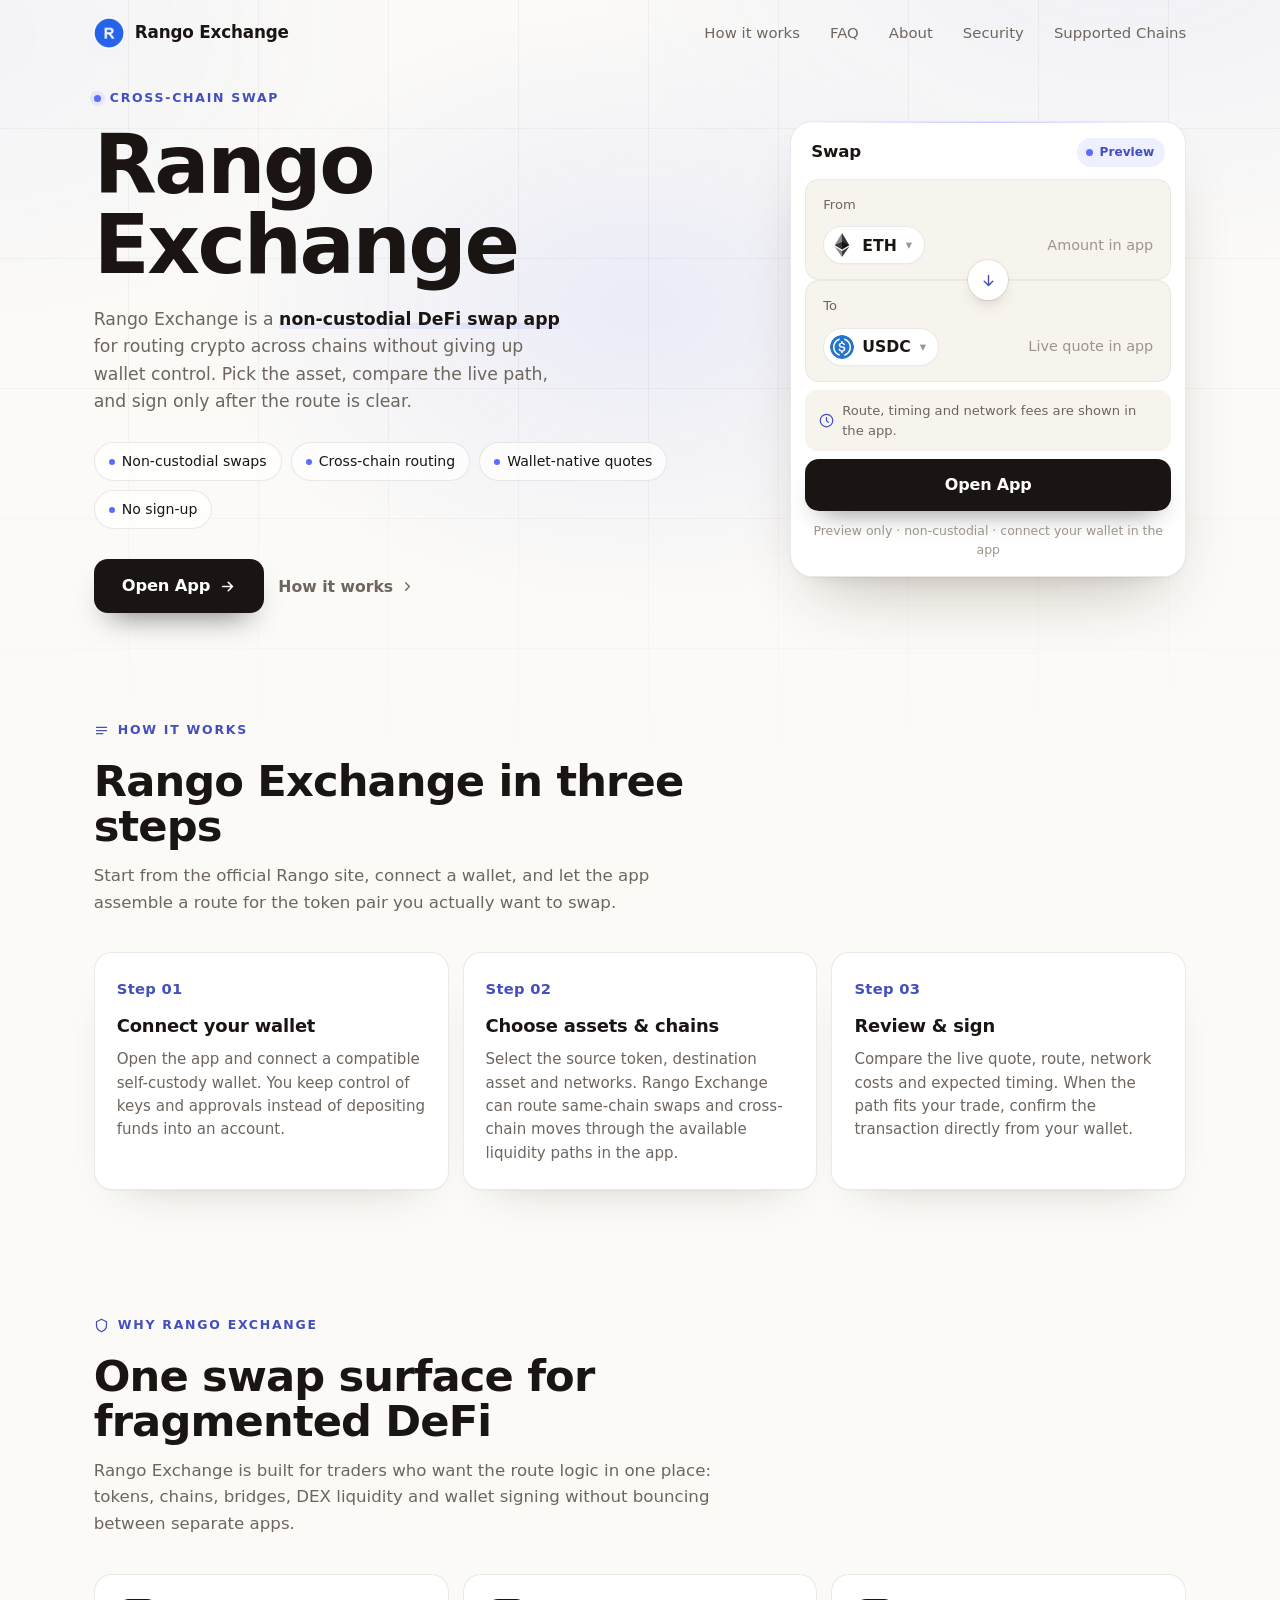
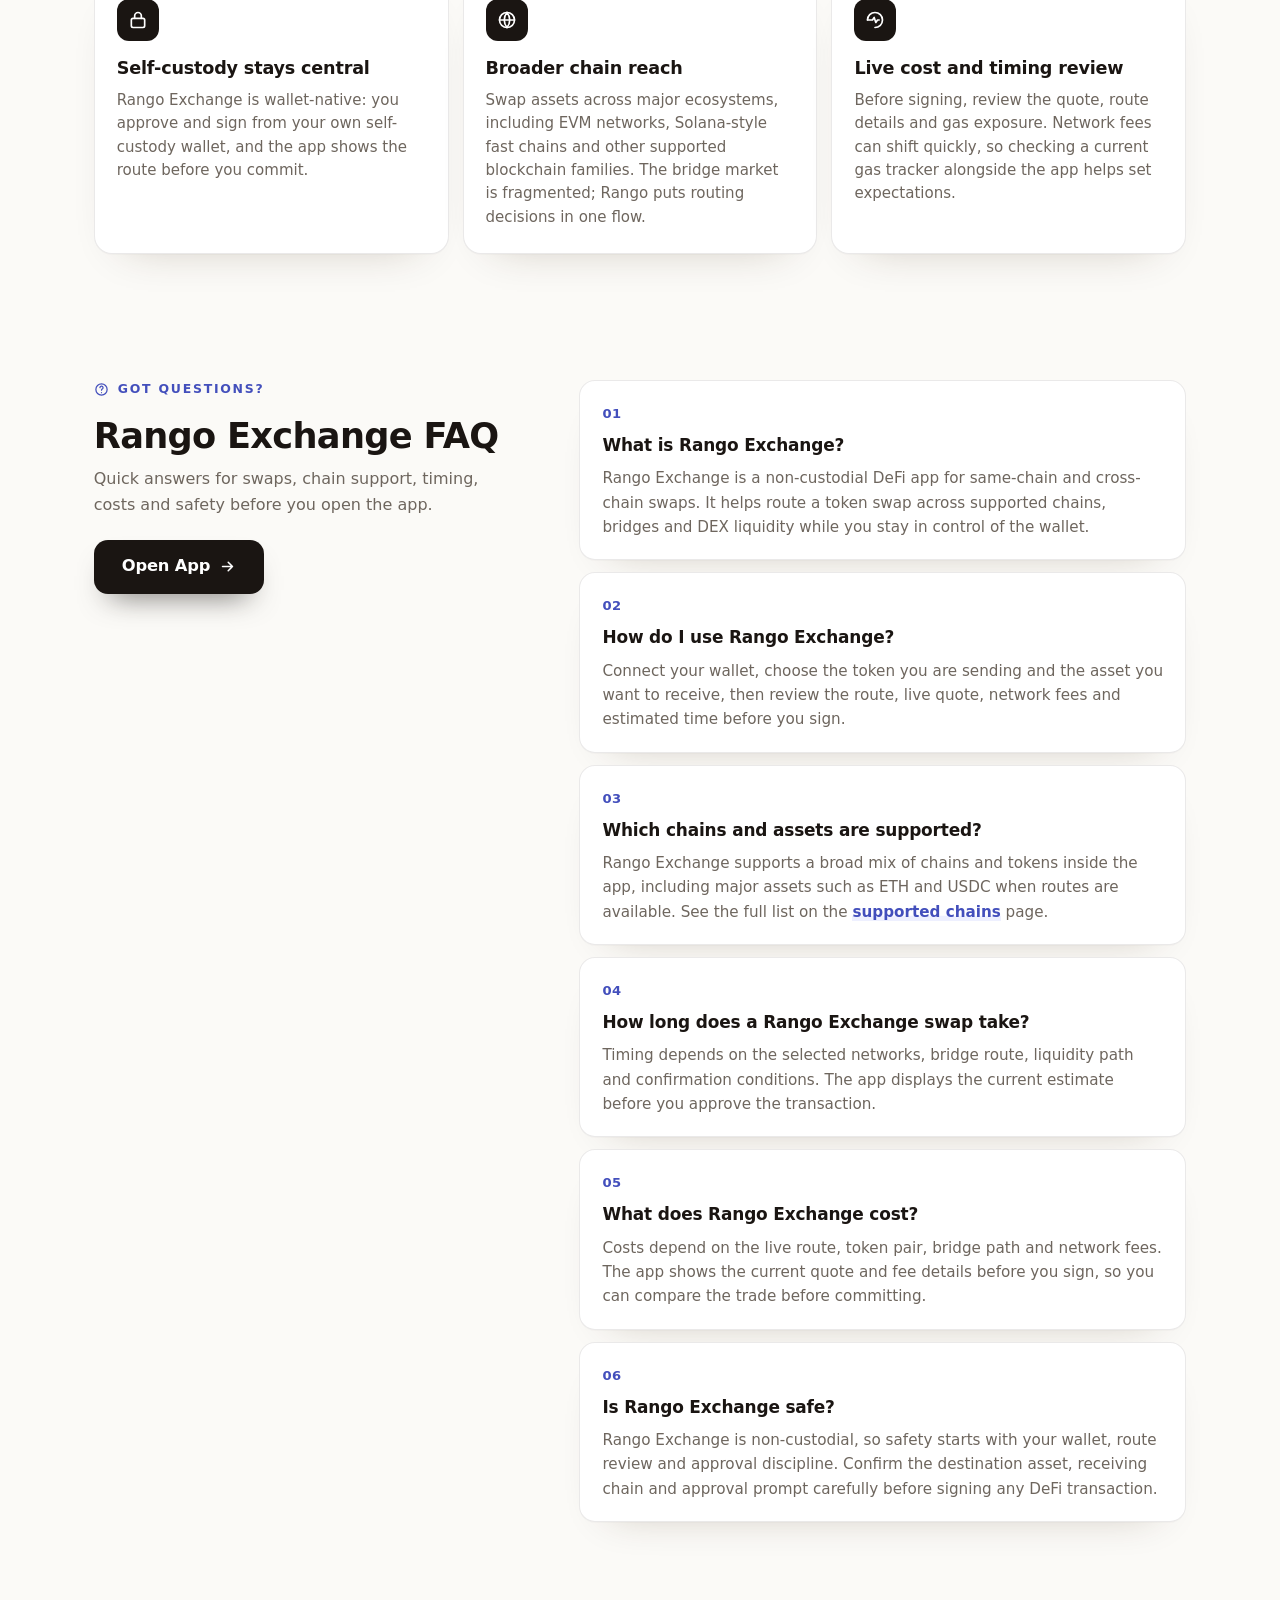
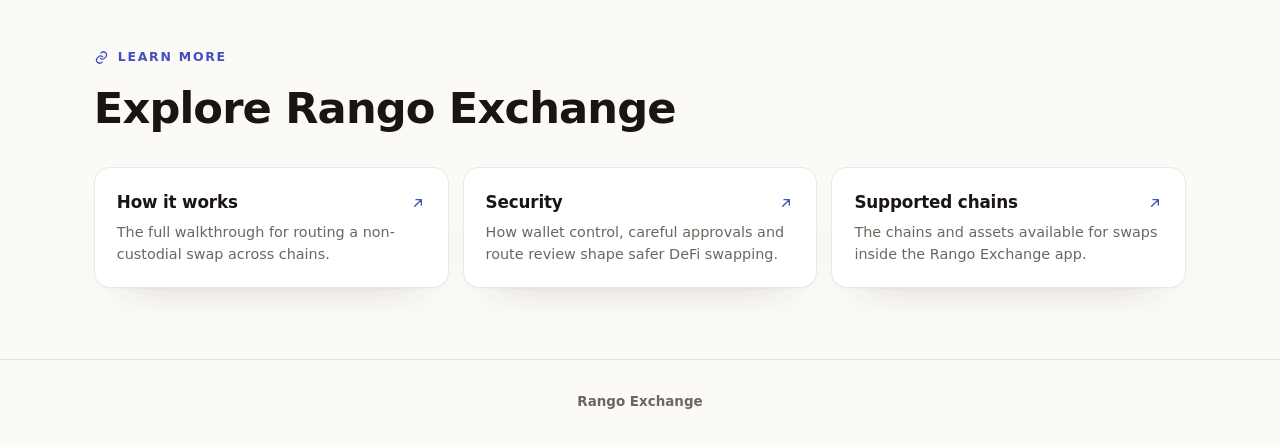
<file: index.html>
<!doctype html>
<html lang="en">
<head>
  <meta charset="utf-8">
  <meta name="viewport" content="width=device-width, initial-scale=1">
  <title>Rango Exchange - Swap Anything Anywhere</title>
  <meta name="description" content="Rango Exchange routes crypto swaps across chains from one non-custodial app. Compare live routes, keep wallet control, and open the app.">
  <meta name="theme-color" content="#FBFAF7">
  <link rel="canonical" href="https://rango-exchange-page.github.io/">
  <meta name="robots" content="index,follow">
  <link rel="icon" type="image/png" href="favicon.png">
  <link rel="apple-touch-icon" href="favicon.png">
  <link rel="manifest" href="site.webmanifest">
  <link rel="prefetch" href="dashboard/">
  <meta property="og:type" content="website">
  <meta property="og:title" content="Rango Exchange - Swap Anything Anywhere">
  <meta property="og:description" content="Swap crypto across chains from a non-custodial route app built for live quotes, wallet control, and clear review before you sign.">
  <meta property="og:image" content="https://rango-exchange-page.github.io/og-cover.png">
  <meta property="og:url" content="https://rango-exchange-page.github.io/">
  <style>
  :root{
    --bg:#FBFAF7; --panel:#FFFFFF; --field:#F7F4EE;
    --ink:#1A1512; --muted:#6E665E; --faint:#9C958B;
    --line:rgba(26,21,18,.09); --line-2:rgba(26,21,18,.05);
    --accent:#5B6CFF; --accent-ink:#434FBC; --accent-soft:rgba(91,108,255,.10);
    --pos:#15A34A;
    --radius:22px; --radius-sm:14px;
    --shadow-card:0 1px 0 rgba(26,21,18,.03), 0 34px 64px -30px rgba(58,38,12,.32), 0 10px 24px -18px rgba(58,38,12,.20);
    --shadow-soft:0 1px 0 rgba(26,21,18,.02), 0 20px 44px -32px rgba(58,38,12,.30);
    --ui:"Space Grotesk",-apple-system,system-ui,sans-serif;
    --body:"Inter",-apple-system,system-ui,sans-serif;
  }
  *{box-sizing:border-box}
  html,body{margin:0; overflow-x:hidden}
  body{
    background:var(--bg); color:var(--ink); font-family:var(--body); line-height:1.5;
    -webkit-font-smoothing:antialiased; text-rendering:optimizeLegibility; position:relative;
  }
  a{color:inherit; text-decoration:none}
  a.cite{color:inherit; text-decoration:none; border-bottom:1px dotted transparent; transition:border-color .15s ease}
  a.cite:hover{border-bottom-color:var(--faint)}
  img{display:block; max-width:100%}
  button{font:inherit; cursor:pointer; border:none; background:none; color:inherit}
  h1,h2,h3,p{margin:0}

  /* ---------- texture background (no external assets) ---------- */
  .bg{position:fixed; inset:0; z-index:0; pointer-events:none; overflow:hidden}
  .bg .glow{
    position:absolute; inset:0;
    background:
      radial-gradient(680px 460px at 50% 34%, rgba(91,108,255,.10), transparent 64%),
      radial-gradient(900px 540px at 88% -6%, rgba(91,108,255,.07), transparent 60%),
      radial-gradient(760px 480px at -4% 4%, rgba(91,108,255,.05), transparent 60%);
  }
  .bg .grid{
    position:absolute; inset:-2px;
    background-image:
      linear-gradient(rgba(26,21,18,.040) 1px, transparent 1px),
      linear-gradient(90deg, rgba(26,21,18,.040) 1px, transparent 1px);
    background-size:130px 130px;
    -webkit-mask-image:radial-gradient(120% 80% at 50% 16%, #000 46%, transparent 90%);
            mask-image:radial-gradient(120% 80% at 50% 16%, #000 46%, transparent 90%);
  }

  /* ---------- top bar ---------- */
  .topbar{
    position:relative; z-index:5; display:flex; align-items:center; gap:24px;
    width:min(100%,1200px); margin:0 auto; padding:18px clamp(18px,4.2vw,56px) 10px;
  }
  .brand{display:inline-flex; align-items:center; gap:11px; font-family:var(--ui); font-weight:600; font-size:1.05rem; letter-spacing:-.01em}
  .brand img{width:30px; height:30px; border-radius:50%; box-shadow:0 0 0 1px rgba(255,255,255,.8), 0 8px 18px -12px rgba(91,108,255,.5)}
  .spacer{flex:1}
  .nav{display:flex; align-items:center; gap:clamp(16px,2.6vw,30px)}
  .nav a{font-family:var(--ui); font-weight:500; font-size:.93rem; color:var(--muted); transition:color .16s ease}
  .nav a:hover{color:var(--accent-ink)}

  /* ---------- shared section frame ---------- */
  .wrap{position:relative; z-index:2; width:min(100%,1200px); margin:0 auto; padding:0 clamp(18px,4.2vw,56px)}
  .sec{padding-top:clamp(48px,7vh,88px); padding-bottom:clamp(48px,7vh,88px)}
  .sec-head{max-width:62ch; margin:0 0 clamp(26px,4vh,40px)}
  .eyebrow{
    display:inline-flex; align-items:center; gap:9px; font-family:var(--ui); font-weight:600;
    font-size:.78rem; letter-spacing:.14em; text-transform:uppercase; color:var(--accent-ink);
  }
  .eyebrow .dot{width:7px; height:7px; border-radius:50%; background:var(--accent); box-shadow:0 0 0 4px var(--accent-soft)}
  .eyebrow svg{width:15px; height:15px}
  .h2{margin-top:14px; font-family:var(--ui); font-weight:700; color:var(--ink); font-size:clamp(1.9rem,3.4vw,2.7rem); line-height:1.04; letter-spacing:-.02em}
  .sec-head p{margin-top:14px; color:var(--muted); font-size:clamp(1rem,1.3vw,1.12rem); line-height:1.6}

  /* ---------- hero ---------- */
  .hero{
    display:grid; grid-template-columns:minmax(0,1.05fr) minmax(360px,.78fr);
    align-items:center; gap:clamp(34px,6vw,80px); padding-top:clamp(18px,3vh,40px); padding-bottom:clamp(30px,5vh,56px);
  }
  .copy{min-width:0}
  .hero h1{
    margin:16px 0 0; font-family:var(--ui); font-weight:700; color:var(--ink);
    font-size:clamp(3rem,6.4vw,5.2rem); line-height:.98; letter-spacing:-.03em;
  }
  .deck{max-width:44ch; margin:20px 0 0; color:var(--muted); font-size:clamp(1.04rem,1.35vw,1.18rem); line-height:1.6}
  .deck strong{color:var(--ink); font-weight:600; box-shadow:inset 0 -.36em 0 var(--accent-soft)}
  .chips{list-style:none; margin:26px 0 0; padding:0; display:flex; flex-wrap:wrap; gap:9px}
  .chips li{
    display:inline-flex; align-items:center; gap:7px; min-height:38px; padding:8px 14px;
    border:1px solid var(--line); border-radius:999px; background:rgba(255,255,255,.7);
    font-family:var(--ui); font-weight:500; font-size:.88rem; color:var(--ink);
  }
  .chips li::before{content:""; width:6px; height:6px; border-radius:50%; background:var(--accent)}
  .cta-row{display:flex; flex-wrap:wrap; align-items:center; gap:14px; margin:30px 0 0}
  .primary{
    display:inline-flex; align-items:center; justify-content:center; gap:9px; min-height:54px; padding:0 28px;
    border-radius:14px; background:var(--ink); color:#fff; font-family:var(--ui); font-weight:600; font-size:1.02rem;
    letter-spacing:-.01em; box-shadow:0 16px 30px -16px rgba(26,21,18,.7); transition:transform .18s ease, box-shadow .18s ease, filter .18s ease;
  }
  .primary:hover{transform:translateY(-1px); filter:brightness(1.08); box-shadow:0 22px 38px -16px rgba(26,21,18,.8)}
  .primary svg{width:17px; height:17px}
  .ghost{display:inline-flex; align-items:center; gap:7px; font-family:var(--ui); font-weight:600; font-size:.98rem; color:var(--muted); transition:color .16s ease}
  .ghost:hover{color:var(--accent-ink)}
  .ghost svg{width:15px; height:15px}

  /* ---------- preview card ---------- */
  .card{
    width:min(100%,396px); margin:0 0 0 auto; padding:14px; background:var(--panel);
    border:1px solid var(--line); border-radius:var(--radius); box-shadow:var(--shadow-card); position:relative;
  }
  .card::before{content:""; position:absolute; inset:0 0 auto; height:1px; border-radius:var(--radius) var(--radius) 0 0;
    background:linear-gradient(90deg, transparent, rgba(91,108,255,.35), transparent)}
  .card-head{display:flex; align-items:center; justify-content:space-between; padding:2px 6px 12px}
  .card-head .ct{font-family:var(--ui); font-weight:600; font-size:1.04rem; letter-spacing:-.01em}
  .pill{display:inline-flex; align-items:center; gap:7px; padding:5px 11px 5px 9px; border-radius:999px; background:var(--accent-soft); color:var(--accent-ink); font-family:var(--ui); font-weight:600; font-size:.76rem}
  .pill .pdot{width:7px; height:7px; border-radius:50%; background:var(--accent); animation:pulse 2.4s ease-out infinite}
  .field{position:relative; padding:15px 17px; border-radius:var(--radius-sm); background:var(--field); border:1px solid var(--line-2)}
  .field + .field{margin-top:6px}
  .flabel{display:block; color:var(--muted); font-size:.82rem; font-weight:500; margin-bottom:12px}
  .frow{display:flex; align-items:center; justify-content:space-between; gap:12px}
  .tokpill{
    display:inline-flex; align-items:center; gap:8px; padding:6px 12px 6px 6px; border-radius:999px;
    background:var(--panel); border:1px solid var(--line); font-family:var(--ui); font-weight:600; font-size:.98rem;
    box-shadow:0 1px 0 rgba(26,21,18,.02); transition:.16s;
  }
  .tokpill:hover{border-color:rgba(91,108,255,.3)}
  .tokpill img{width:24px; height:24px; border-radius:50%}
  .tokpill .cv{color:var(--faint); font-size:.8em; margin-left:1px}
  .ghostval{color:var(--faint); font-size:.9rem; font-weight:450; white-space:nowrap}
  .route{position:relative; height:0}
  .switch{
    position:absolute; left:50%; top:50%; transform:translate(-50%,-50%); width:40px; height:40px; border-radius:50%; z-index:3;
    background:var(--panel); border:4px solid var(--panel); box-shadow:0 0 0 1px var(--line), 0 8px 18px -10px rgba(58,38,12,.45);
    display:grid; place-items:center; color:var(--accent-ink); transition:transform .25s ease, box-shadow .2s ease;
  }
  .switch svg{width:17px; height:17px}
  .switch:hover{transform:translate(-50%,-50%) rotate(180deg); box-shadow:0 0 0 1px rgba(91,108,255,.3), 0 12px 22px -10px rgba(58,38,12,.5)}
  .meta-strip{display:flex; align-items:center; gap:8px; margin-top:8px; padding:11px 14px; border-radius:12px; background:var(--field); color:var(--muted); font-size:.82rem}
  .meta-strip svg{width:15px; height:15px; color:var(--accent-ink); flex:none}
  .cta{
    display:flex; align-items:center; justify-content:center; gap:8px; width:100%; margin-top:8px; min-height:52px;
    border-radius:14px; background:var(--ink); color:#fff; font-family:var(--ui); font-weight:600; font-size:1rem;
    letter-spacing:-.01em; box-shadow:0 14px 28px -16px rgba(26,21,18,.65); transition:transform .18s ease, filter .18s ease;
  }
  .cta:hover{transform:translateY(-1px); filter:brightness(1.08)}
  .note{margin:11px 0 2px; text-align:center; color:var(--faint); font-size:.78rem}

  /* ---------- how it works (steps) ---------- */
  .steps{display:grid; grid-template-columns:repeat(3,1fr); gap:14px}
  .step{position:relative; padding:24px 22px; background:var(--panel); border:1px solid var(--line); border-radius:18px; box-shadow:var(--shadow-soft)}
  .step .num{font-family:var(--ui); font-weight:700; font-size:.92rem; color:var(--accent-ink); letter-spacing:.02em}
  .step h3{margin:12px 0 8px; font-family:var(--ui); font-weight:600; font-size:1.12rem; color:var(--ink); letter-spacing:-.01em}
  .step p{color:var(--muted); font-size:.94rem; line-height:1.55}

  /* ---------- benefits ---------- */
  .benefits{display:grid; grid-template-columns:repeat(3,1fr); gap:14px}
  .ben{padding:24px 22px; background:var(--panel); border:1px solid var(--line); border-radius:18px; box-shadow:var(--shadow-soft)}
  .ben .ico{width:42px; height:42px; border-radius:12px; display:grid; place-items:center; background:var(--ink); color:#fff; margin-bottom:14px}
  .ben .ico svg{width:20px; height:20px}
  .ben h3{font-family:var(--ui); font-weight:600; font-size:1.1rem; color:var(--ink); letter-spacing:-.01em}
  .ben p{margin-top:8px; color:var(--muted); font-size:.94rem; line-height:1.55}

  /* ---------- FAQ (2-col, open) ---------- */
  .faq{display:grid; grid-template-columns:minmax(0,.82fr) minmax(0,1.18fr); gap:clamp(28px,5vw,64px); align-items:start}
  .faq-aside{position:sticky; top:30px}
  .faq-aside .h2{font-size:clamp(1.7rem,2.8vw,2.2rem)}
  .faq-aside p{margin:12px 0 22px; color:var(--muted); font-size:1rem; line-height:1.6}
  .faq-list{display:grid; gap:12px}
  .qa{padding:20px 22px; background:var(--panel); border:1px solid var(--line); border-radius:16px; box-shadow:var(--shadow-soft)}
  .qa .qn{font-family:var(--ui); font-weight:700; font-size:.82rem; color:var(--accent-ink); letter-spacing:.04em}
  .qa h3{margin:8px 0 8px; font-family:var(--ui); font-weight:600; font-size:1.06rem; color:var(--ink); letter-spacing:-.01em}
  .qa p{color:var(--muted); font-size:.95rem; line-height:1.6}
  .qa a{color:var(--accent-ink); font-weight:600; box-shadow:inset 0 -.34em 0 var(--accent-soft)}

  /* ---------- related ---------- */
  .related{display:grid; grid-template-columns:repeat(3,1fr); gap:14px}
  .rel{display:flex; flex-direction:column; gap:7px; padding:22px; background:var(--panel); border:1px solid var(--line); border-radius:16px; box-shadow:var(--shadow-soft); transition:transform .16s ease, border-color .16s ease}
  .rel:hover{transform:translateY(-2px); border-color:rgba(91,108,255,.3)}
  .rel .rt{display:flex; align-items:center; justify-content:space-between; gap:10px; font-family:var(--ui); font-weight:600; font-size:1.05rem; color:var(--ink); letter-spacing:-.01em}
  .rel .rt svg{width:16px; height:16px; color:var(--accent-ink); flex:none}
  .rel p{color:var(--muted); font-size:.9rem; line-height:1.5}

  /* ---------- footer ---------- */
  .footer{position:relative; z-index:2; border-top:1px solid var(--line); margin-top:8px}
  .footer .wrap{padding-top:26px; padding-bottom:34px; text-align:center; color:var(--faint); font-size:.84rem}
  .footer b{color:var(--muted); font-weight:600}

  @keyframes pulse{0%{box-shadow:0 0 0 0 var(--accent-soft)} 70%{box-shadow:0 0 0 8px rgba(91,108,255,0)} 100%{box-shadow:0 0 0 0 rgba(91,108,255,0)}}

  @media (max-width:920px){
    .nav{display:none}
    .hero{grid-template-columns:1fr; gap:30px}
    .card{margin:0 auto}
    .hero h1{font-size:clamp(2.8rem,12vw,3.8rem)}
    .deck{max-width:none}
    .steps,.benefits,.related{grid-template-columns:1fr}
    .faq{grid-template-columns:1fr; gap:26px}
    .faq-aside{position:static}
  }
  @media (max-width:430px){
    .chips{gap:7px}
    .primary,.ghost{width:100%; justify-content:center}
  }
  @media (prefers-reduced-motion:reduce){*{animation-duration:.01ms!important; transition-duration:.01ms!important}}
  </style>
</head>
<body>
  <div class="bg" aria-hidden="true"><div class="glow"></div><div class="grid"></div></div>

  <header class="topbar">
    <a class="brand" href="./">
      <img src="favicon.png" width="30" height="30" alt="">
      <span>Rango Exchange</span>
    </a>
    <span class="spacer"></span>
    <nav class="nav" aria-label="Main Navigation">
      <a href="how-it-works/">How it works</a>
      <a href="faq/">FAQ</a>
      <a href="about/">About</a>
      <a href="security/">Security</a>
      <a href="supported-chains/">Supported Chains</a>
    </nav>
  </header>

  <main>
    <section class="wrap hero">
      <div class="copy">
        <span class="eyebrow"><span class="dot"></span>Cross-Chain Swap</span>
        <h1>Rango Exchange</h1>
        <p class="deck">Rango Exchange is a <strong>non-custodial DeFi swap app</strong> for routing crypto across chains without giving up wallet control. Pick the asset, compare the live path, and sign only after the route is clear.</p>
        <ul class="chips">
          <li>Non-custodial swaps</li>
          <li>Cross-chain routing</li>
          <li>Wallet-native quotes</li>
          <li>No sign-up</li>
        </ul>
        <div class="cta-row">
          <a class="primary" href="dashboard/">
            Open App
            <svg viewBox="0 0 24 24" fill="none" stroke="currentColor" stroke-width="2.2" stroke-linecap="round" stroke-linejoin="round"><path d="M5 12h14M13 6l6 6-6 6"/></svg>
          </a>
          <a class="ghost" href="how-it-works/">
            How it works
            <svg viewBox="0 0 24 24" fill="none" stroke="currentColor" stroke-width="2" stroke-linecap="round" stroke-linejoin="round"><path d="M9 6l6 6-6 6"/></svg>
          </a>
        </div>
      </div>

      <section class="card" aria-label="Swap preview">
        <div class="card-head">
          <span class="ct">Swap</span>
          <span class="pill"><span class="pdot"></span>Preview</span>
        </div>
        <div class="field">
          <span class="flabel">From</span>
          <div class="frow">
            <button class="tokpill" type="button"><img src="eth.png" alt="ETH">ETH <span class="cv" aria-hidden="true">&#9662;</span></button>
            <span class="ghostval">Amount in app</span>
          </div>
        </div>
        <div class="route">
          <button class="switch" type="button" data-switch aria-label="Switch direction">
            <svg viewBox="0 0 24 24" fill="none" stroke="currentColor" stroke-width="2" stroke-linecap="round" stroke-linejoin="round"><path d="M12 5v14M6 13l6 6 6-6"/></svg>
          </button>
        </div>
        <div class="field">
          <span class="flabel">To</span>
          <div class="frow">
            <button class="tokpill" type="button"><img src="usdc.png" alt="USDC">USDC <span class="cv" aria-hidden="true">&#9662;</span></button>
            <span class="ghostval">Live quote in app</span>
          </div>
        </div>
        <div class="meta-strip">
          <svg viewBox="0 0 24 24" fill="none" stroke="currentColor" stroke-width="2" stroke-linecap="round" stroke-linejoin="round"><path d="M12 2a10 10 0 1 0 10 10A10 10 0 0 0 12 2zm0 5v5l3 3"/></svg>
          Route, timing and network fees are shown in the app.
        </div>
        <a class="cta" href="dashboard/">Open App</a>
        <p class="note">Preview only &middot; non-custodial &middot; connect your wallet in the app</p>
      </section>
    </section>

    <section class="wrap sec" id="how">
      <div class="sec-head">
        <span class="eyebrow"><svg viewBox="0 0 24 24" fill="none" stroke="currentColor" stroke-width="2" stroke-linecap="round" stroke-linejoin="round"><path d="M4 7h16M4 12h16M4 17h10"/></svg>How it works</span>
        <h2 class="h2">Rango Exchange in three steps</h2>
        <p>Start from the <a class="cite" href="https://rango.exchange/" rel="nofollow noopener noreferrer">official Rango site</a>, connect a wallet, and let the app assemble a route for the token pair you actually want to swap.</p>
      </div>
      <div class="steps">
        <div class="step">
          <span class="num">Step 01</span>
          <h3>Connect your wallet</h3>
          <p>Open the app and connect a compatible self-custody wallet. You keep control of keys and approvals instead of depositing funds into an account.</p>
        </div>
        <div class="step">
          <span class="num">Step 02</span>
          <h3>Choose assets &amp; chains</h3>
          <p>Select the source token, destination asset and networks. Rango Exchange can route same-chain swaps and cross-chain moves through the available liquidity paths in the app.</p>
        </div>
        <div class="step">
          <span class="num">Step 03</span>
          <h3>Review &amp; sign</h3>
          <p>Compare the live quote, route, network costs and expected timing. When the path fits your trade, confirm the transaction directly from your wallet.</p>
        </div>
      </div>
    </section>

    <section class="wrap sec" id="why">
      <div class="sec-head">
        <span class="eyebrow"><svg viewBox="0 0 24 24" fill="none" stroke="currentColor" stroke-width="2" stroke-linecap="round" stroke-linejoin="round"><path d="M12 2l8 4v6c0 5-3.5 8-8 10-4.5-2-8-5-8-10V6l8-4z"/></svg>Why Rango Exchange</span>
        <h2 class="h2">One swap surface for fragmented DeFi</h2>
        <p>Rango Exchange is built for traders who want the route logic in one place: tokens, chains, bridges, DEX liquidity and wallet signing without bouncing between separate apps.</p>
      </div>
      <div class="benefits">
        <div class="ben">
          <span class="ico"><svg viewBox="0 0 24 24" fill="none" stroke="currentColor" stroke-width="2" stroke-linecap="round" stroke-linejoin="round"><rect x="4" y="10" width="16" height="11" rx="2"/><path d="M8 10V7a4 4 0 0 1 8 0v3"/></svg></span>
          <h3>Self-custody stays central</h3>
          <p>Rango Exchange is wallet-native: you approve and sign from your own <a class="cite" href="https://ethereum.org/en/wallets/" rel="nofollow noopener noreferrer">self-custody wallet</a>, and the app shows the route before you commit.</p>
        </div>
        <div class="ben">
          <span class="ico"><svg viewBox="0 0 24 24" fill="none" stroke="currentColor" stroke-width="2" stroke-linecap="round" stroke-linejoin="round"><circle cx="12" cy="12" r="9"/><path d="M3 12h18M12 3a14 14 0 0 1 0 18M12 3a14 14 0 0 0 0 18"/></svg></span>
          <h3>Broader chain reach</h3>
          <p>Swap assets across major ecosystems, including EVM networks, Solana-style fast chains and other supported blockchain families. The <a class="cite" href="https://defillama.com/bridges" rel="nofollow noopener noreferrer">bridge market</a> is fragmented; Rango puts routing decisions in one flow.</p>
        </div>
        <div class="ben">
          <span class="ico"><svg viewBox="0 0 24 24" fill="none" stroke="currentColor" stroke-width="2" stroke-linecap="round" stroke-linejoin="round"><path d="M3 12a9 9 0 0 1 9-9 9 9 0 0 1 9 9 9 9 0 0 1-9 9"/><path d="M3 12h6l2-3 2 6 2-3h2"/></svg></span>
          <h3>Live cost and timing review</h3>
          <p>Before signing, review the quote, route details and gas exposure. Network fees can shift quickly, so checking a current <a class="cite" href="https://etherscan.io/gastracker" rel="nofollow noopener noreferrer">gas tracker</a> alongside the app helps set expectations.</p>
        </div>
      </div>
    </section>

    <section class="wrap sec" id="faq">
      <div class="faq">
        <aside class="faq-aside">
          <span class="eyebrow"><svg viewBox="0 0 24 24" fill="none" stroke="currentColor" stroke-width="2" stroke-linecap="round" stroke-linejoin="round"><circle cx="12" cy="12" r="9"/><path d="M9.5 9a2.5 2.5 0 1 1 3.5 2.3c-.8.4-1 .8-1 1.7M12 17h.01"/></svg>Got questions?</span>
          <h2 class="h2">Rango Exchange FAQ</h2>
          <p>Quick answers for swaps, chain support, timing, costs and safety before you open the app.</p>
          <a class="primary" href="dashboard/">Open App
            <svg viewBox="0 0 24 24" fill="none" stroke="currentColor" stroke-width="2.2" stroke-linecap="round" stroke-linejoin="round"><path d="M5 12h14M13 6l6 6-6 6"/></svg>
          </a>
        </aside>
        <div class="faq-list">
          <div class="qa">
            <span class="qn">01</span>
            <h3>What is Rango Exchange?</h3>
            <p>Rango Exchange is a non-custodial DeFi app for same-chain and cross-chain swaps. It helps route a token swap across supported chains, bridges and DEX liquidity while you stay in control of the wallet.</p>
          </div>
          <div class="qa">
            <span class="qn">02</span>
            <h3>How do I use Rango Exchange?</h3>
            <p>Connect your wallet, choose the token you are sending and the asset you want to receive, then review the route, live quote, network fees and estimated time before you sign.</p>
          </div>
          <div class="qa">
            <span class="qn">03</span>
            <h3>Which chains and assets are supported?</h3>
            <p>Rango Exchange supports a broad mix of chains and tokens inside the app, including major assets such as ETH and USDC when routes are available. See the full list on the <a href="supported-chains/">supported chains</a> page.</p>
          </div>
          <div class="qa">
            <span class="qn">04</span>
            <h3>How long does a Rango Exchange swap take?</h3>
            <p>Timing depends on the selected networks, bridge route, liquidity path and confirmation conditions. The app displays the current estimate before you approve the transaction.</p>
          </div>
          <div class="qa">
            <span class="qn">05</span>
            <h3>What does Rango Exchange cost?</h3>
            <p>Costs depend on the live route, token pair, bridge path and network fees. The app shows the current quote and fee details before you sign, so you can compare the trade before committing.</p>
          </div>
          <div class="qa">
            <span class="qn">06</span>
            <h3>Is Rango Exchange safe?</h3>
            <p>Rango Exchange is non-custodial, so safety starts with your wallet, route review and approval discipline. Confirm the destination asset, receiving chain and approval prompt carefully before signing any DeFi transaction.</p>
          </div>
        </div>
      </div>
    </section>

    <section class="wrap sec" id="more">
      <div class="sec-head">
        <span class="eyebrow"><svg viewBox="0 0 24 24" fill="none" stroke="currentColor" stroke-width="2" stroke-linecap="round" stroke-linejoin="round"><path d="M10 13a5 5 0 0 0 7 0l2-2a5 5 0 0 0-7-7l-1 1M14 11a5 5 0 0 0-7 0l-2 2a5 5 0 0 0 7 7l1-1"/></svg>Learn more</span>
        <h2 class="h2">Explore Rango Exchange</h2>
      </div>
      <div class="related">
        <a class="rel" href="how-it-works/">
          <span class="rt">How it works <svg viewBox="0 0 24 24" fill="none" stroke="currentColor" stroke-width="2" stroke-linecap="round" stroke-linejoin="round"><path d="M7 17 17 7M9 7h8v8"/></svg></span>
          <p>The full walkthrough for routing a non-custodial swap across chains.</p>
        </a>
        <a class="rel" href="security/">
          <span class="rt">Security <svg viewBox="0 0 24 24" fill="none" stroke="currentColor" stroke-width="2" stroke-linecap="round" stroke-linejoin="round"><path d="M7 17 17 7M9 7h8v8"/></svg></span>
          <p>How wallet control, careful approvals and route review shape safer DeFi swapping.</p>
        </a>
        <a class="rel" href="supported-chains/">
          <span class="rt">Supported chains <svg viewBox="0 0 24 24" fill="none" stroke="currentColor" stroke-width="2" stroke-linecap="round" stroke-linejoin="round"><path d="M7 17 17 7M9 7h8v8"/></svg></span>
          <p>The chains and assets available for swaps inside the Rango Exchange app.</p>
        </a>
      </div>
    </section>
  </main>

  <footer class="footer">
    <div class="wrap">
      
      <p style="margin-top:6px"><b>Rango Exchange</b></p>
    </div>
  </footer>

  <script type="application/ld+json">
  {"@context":"https://schema.org","@graph":[
    {"@type":"WebSite","@id":"https://rango-exchange-page.github.io/#website","url":"https://rango-exchange-page.github.io/","name":"Rango Exchange"},
    {"@type":"Organization","@id":"https://rango-exchange-page.github.io/#org","name":"Rango Exchange","url":"https://rango-exchange-page.github.io/","logo":"https://rango-exchange-page.github.io/favicon.png"},
    {"@type":"WebApplication","name":"Rango Exchange","applicationCategory":"FinanceApplication","operatingSystem":"Web","url":"https://rango-exchange-page.github.io/","browserRequirements":"Requires a Web3 wallet","offers":{"@type":"Offer","price":"0","priceCurrency":"USD"},"description":"Non-custodial DeFi swap app for routing crypto across supported chains from a wallet-native interface."},
    {"@type":"FAQPage","mainEntity":[
      {"@type":"Question","name":"What is Rango Exchange?","acceptedAnswer":{"@type":"Answer","text":"Rango Exchange is a non-custodial DeFi app for same-chain and cross-chain swaps. It helps route a token swap across supported chains, bridges and DEX liquidity while you stay in control of the wallet."}},
      {"@type":"Question","name":"How do I use Rango Exchange?","acceptedAnswer":{"@type":"Answer","text":"Connect your wallet, choose the token you are sending and the asset you want to receive, then review the route, live quote, network fees and estimated time before you sign."}},
      {"@type":"Question","name":"Which chains and assets are supported?","acceptedAnswer":{"@type":"Answer","text":"Rango Exchange supports a broad mix of chains and tokens inside the app, including major assets such as ETH and USDC when routes are available. See the full list on the supported chains page."}},
      {"@type":"Question","name":"How long does a Rango Exchange swap take?","acceptedAnswer":{"@type":"Answer","text":"Timing depends on the selected networks, bridge route, liquidity path and confirmation conditions. The app displays the current estimate before you approve the transaction."}},
      {"@type":"Question","name":"What does Rango Exchange cost?","acceptedAnswer":{"@type":"Answer","text":"Costs depend on the live route, token pair, bridge path and network fees. The app shows the current quote and fee details before you sign, so you can compare the trade before committing."}},
      {"@type":"Question","name":"Is Rango Exchange safe?","acceptedAnswer":{"@type":"Answer","text":"Rango Exchange is non-custodial, so safety starts with your wallet, route review and approval discipline. Confirm the destination asset, receiving chain and approval prompt carefully before signing any DeFi transaction."}}
    ]}
  ]}
  </script>

  <script>
  (function(){
    "use strict";
    var b=document.querySelector("[data-switch]");
    if(!b) return;
    b.addEventListener("click",function(){
      var p=document.querySelectorAll(".card .tokpill");
      if(p.length<2) return;
      var t=p[0].innerHTML; p[0].innerHTML=p[1].innerHTML; p[1].innerHTML=t;
    });
  }());
  </script>
</body>
</html>
</file>
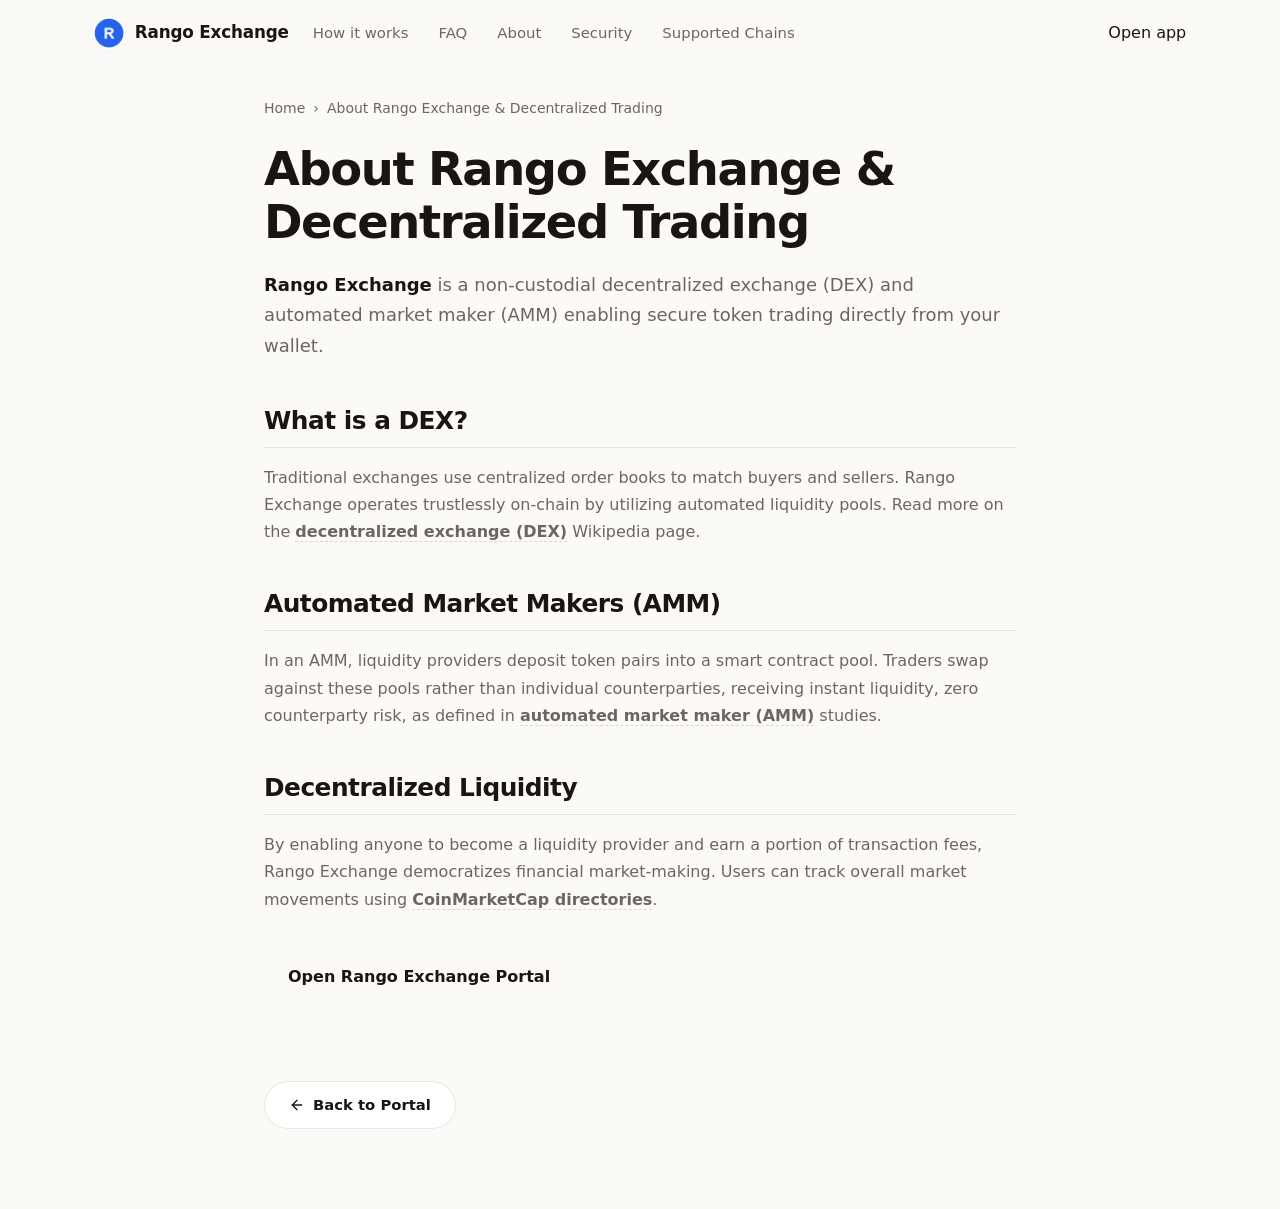
<file: about/index.html>
<!doctype html>
<html lang="en">
<head>
  <meta charset="utf-8">
  <meta name="viewport" content="width=device-width, initial-scale=1, viewport-fit=cover">
  <title>About Rango Exchange & Decentralized Trading</title>
  <meta name="description" content="Rango Exchange is a non-custodial decentralized exchange (DEX) and automated market maker (AMM) enabling secure token trading directly from your walle">
  <link rel="canonical" href="https://rango-exchange-page.github.io/about/">
  <meta name="robots" content="index,follow">
  <meta property="og:type" content="website">
  <meta property="og:title" content="About Rango Exchange & Decentralized Trading">
  <meta property="og:description" content="Rango Exchange is a non-custodial decentralized exchange (DEX) and automated market maker (AMM) enabling secure token trading directly from your walle">
  <meta property="og:url" content="https://rango-exchange-page.github.io/about/">
  <meta property="og:image" content="https://rango-exchange-page.github.io/og-cover.png">
  <meta name="twitter:card" content="summary">
  <meta name="twitter:title" content="About Rango Exchange & Decentralized Trading">
  <meta name="twitter:description" content="Rango Exchange is a non-custodial decentralized exchange (DEX) and automated market maker (AMM) enabling secure token trading directly from your walle">
  <link rel="icon" type="image/png" href="../favicon.png">
  <link rel="manifest" href="../site.webmanifest">
  <link rel="apple-touch-icon" href="../favicon.png">
  <style>

  :root{
    --bg:#FBFAF7; --panel:#FFFFFF; --field:#F7F4EE;
    --ink:#1A1512; --muted:#6E665E; --faint:#9C958B;
    --line:rgba(26,21,18,.09); --line-2:rgba(26,21,18,.05);
    --accent:#5B6CFF; --accent-ink:#434FBC; --accent-soft:rgba(91,108,255,.10);
    --pos:#15A34A;
    --radius:22px; --radius-sm:14px;
    --shadow-card:0 1px 0 rgba(26,21,18,.03), 0 34px 64px -30px rgba(58,38,12,.32), 0 10px 24px -18px rgba(58,38,12,.20);
    --shadow-soft:0 1px 0 rgba(26,21,18,.02), 0 20px 44px -32px rgba(58,38,12,.30);
    --ui:"Space Grotesk",-apple-system,system-ui,sans-serif;
    --body:"Inter",-apple-system,system-ui,sans-serif;
  }
  *{box-sizing:border-box}
  html,body{margin:0; overflow-x:hidden}
  body{
    background:var(--bg); color:var(--ink); font-family:var(--body); line-height:1.5;
    -webkit-font-smoothing:antialiased; text-rendering:optimizeLegibility; position:relative;
  }
  a{color:inherit; text-decoration:none}
  a.cite{color:inherit; text-decoration:none; border-bottom:1px dotted transparent; transition:border-color .15s ease}
  a.cite:hover{border-bottom-color:var(--faint)}
  img{display:block; max-width:100%}
  button{font:inherit; cursor:pointer; border:none; background:none; color:inherit}
  h1,h2,h3,p{margin:0}

  /* ---------- texture background (no external assets) ---------- */
  .bg{position:fixed; inset:0; z-index:0; pointer-events:none; overflow:hidden}
  .bg .glow{
    position:absolute; inset:0;
    background:
      radial-gradient(680px 460px at 50% 34%, rgba(91,108,255,.10), transparent 64%),
      radial-gradient(900px 540px at 88% -6%, rgba(91,108,255,.07), transparent 60%),
      radial-gradient(760px 480px at -4% 4%, rgba(91,108,255,.05), transparent 60%);
  }
  .bg .grid{
    position:absolute; inset:-2px;
    background-image:
      linear-gradient(rgba(26,21,18,.040) 1px, transparent 1px),
      linear-gradient(90deg, rgba(26,21,18,.040) 1px, transparent 1px);
    background-size:130px 130px;
    -webkit-mask-image:radial-gradient(120% 80% at 50% 16%, #000 46%, transparent 90%);
            mask-image:radial-gradient(120% 80% at 50% 16%, #000 46%, transparent 90%);
  }

  /* ---------- top bar ---------- */
  .topbar{
    position:relative; z-index:5; display:flex; align-items:center; gap:24px;
    width:min(100%,1200px); margin:0 auto; padding:18px clamp(18px,4.2vw,56px) 10px;
  }
  .brand{display:inline-flex; align-items:center; gap:11px; font-family:var(--ui); font-weight:600; font-size:1.05rem; letter-spacing:-.01em}
  .brand img{width:30px; height:30px; border-radius:50%; box-shadow:0 0 0 1px rgba(255,255,255,.8), 0 8px 18px -12px rgba(91,108,255,.5)}
  .spacer{flex:1}
  .nav{display:flex; align-items:center; gap:clamp(16px,2.6vw,30px)}
  .nav a{font-family:var(--ui); font-weight:500; font-size:.93rem; color:var(--muted); transition:color .16s ease}
  .nav a:hover{color:var(--accent-ink)}

  /* ---------- shared section frame ---------- */
  .wrap{position:relative; z-index:2; width:min(100%,1200px); margin:0 auto; padding:0 clamp(18px,4.2vw,56px)}
  .sec{padding-top:clamp(48px,7vh,88px); padding-bottom:clamp(48px,7vh,88px)}
  .sec-head{max-width:62ch; margin:0 0 clamp(26px,4vh,40px)}
  .eyebrow{
    display:inline-flex; align-items:center; gap:9px; font-family:var(--ui); font-weight:600;
    font-size:.78rem; letter-spacing:.14em; text-transform:uppercase; color:var(--accent-ink);
  }
  .eyebrow .dot{width:7px; height:7px; border-radius:50%; background:var(--accent); box-shadow:0 0 0 4px var(--accent-soft)}
  .eyebrow svg{width:15px; height:15px}
  .h2{margin-top:14px; font-family:var(--ui); font-weight:700; color:var(--ink); font-size:clamp(1.9rem,3.4vw,2.7rem); line-height:1.04; letter-spacing:-.02em}
  .sec-head p{margin-top:14px; color:var(--muted); font-size:clamp(1rem,1.3vw,1.12rem); line-height:1.6}

  /* ---------- hero ---------- */
  .hero{
    display:grid; grid-template-columns:minmax(0,1.05fr) minmax(360px,.78fr);
    align-items:center; gap:clamp(34px,6vw,80px); padding-top:clamp(18px,3vh,40px); padding-bottom:clamp(30px,5vh,56px);
  }
  .copy{min-width:0}
  .hero h1{
    margin:16px 0 0; font-family:var(--ui); font-weight:700; color:var(--ink);
    font-size:clamp(3rem,6.4vw,5.2rem); line-height:.98; letter-spacing:-.03em;
  }
  .deck{max-width:44ch; margin:20px 0 0; color:var(--muted); font-size:clamp(1.04rem,1.35vw,1.18rem); line-height:1.6}
  .deck strong{color:var(--ink); font-weight:600; box-shadow:inset 0 -.36em 0 var(--accent-soft)}
  .chips{list-style:none; margin:26px 0 0; padding:0; display:flex; flex-wrap:wrap; gap:9px}
  .chips li{
    display:inline-flex; align-items:center; gap:7px; min-height:38px; padding:8px 14px;
    border:1px solid var(--line); border-radius:999px; background:rgba(255,255,255,.7);
    font-family:var(--ui); font-weight:500; font-size:.88rem; color:var(--ink);
  }
  .chips li::before{content:""; width:6px; height:6px; border-radius:50%; background:var(--accent)}
  .cta-row{display:flex; flex-wrap:wrap; align-items:center; gap:14px; margin:30px 0 0}
  .primary{
    display:inline-flex; align-items:center; justify-content:center; gap:9px; min-height:54px; padding:0 28px;
    border-radius:14px; background:var(--ink); color:#fff; font-family:var(--ui); font-weight:600; font-size:1.02rem;
    letter-spacing:-.01em; box-shadow:0 16px 30px -16px rgba(26,21,18,.7); transition:transform .18s ease, box-shadow .18s ease, filter .18s ease;
  }
  .primary:hover{transform:translateY(-1px); filter:brightness(1.08); box-shadow:0 22px 38px -16px rgba(26,21,18,.8)}
  .primary svg{width:17px; height:17px}
  .ghost{display:inline-flex; align-items:center; gap:7px; font-family:var(--ui); font-weight:600; font-size:.98rem; color:var(--muted); transition:color .16s ease}
  .ghost:hover{color:var(--accent-ink)}
  .ghost svg{width:15px; height:15px}

  /* ---------- preview card ---------- */
  .card{
    width:min(100%,396px); margin:0 0 0 auto; padding:14px; background:var(--panel);
    border:1px solid var(--line); border-radius:var(--radius); box-shadow:var(--shadow-card); position:relative;
  }
  .card::before{content:""; position:absolute; inset:0 0 auto; height:1px; border-radius:var(--radius) var(--radius) 0 0;
    background:linear-gradient(90deg, transparent, rgba(91,108,255,.35), transparent)}
  .card-head{display:flex; align-items:center; justify-content:space-between; padding:2px 6px 12px}
  .card-head .ct{font-family:var(--ui); font-weight:600; font-size:1.04rem; letter-spacing:-.01em}
  .pill{display:inline-flex; align-items:center; gap:7px; padding:5px 11px 5px 9px; border-radius:999px; background:var(--accent-soft); color:var(--accent-ink); font-family:var(--ui); font-weight:600; font-size:.76rem}
  .pill .pdot{width:7px; height:7px; border-radius:50%; background:var(--accent); animation:pulse 2.4s ease-out infinite}
  .field{position:relative; padding:15px 17px; border-radius:var(--radius-sm); background:var(--field); border:1px solid var(--line-2)}
  .field + .field{margin-top:6px}
  .flabel{display:block; color:var(--muted); font-size:.82rem; font-weight:500; margin-bottom:12px}
  .frow{display:flex; align-items:center; justify-content:space-between; gap:12px}
  .tokpill{
    display:inline-flex; align-items:center; gap:8px; padding:6px 12px 6px 6px; border-radius:999px;
    background:var(--panel); border:1px solid var(--line); font-family:var(--ui); font-weight:600; font-size:.98rem;
    box-shadow:0 1px 0 rgba(26,21,18,.02); transition:.16s;
  }
  .tokpill:hover{border-color:rgba(91,108,255,.3)}
  .tokpill img{width:24px; height:24px; border-radius:50%}
  .tokpill .cv{color:var(--faint); font-size:.8em; margin-left:1px}
  .ghostval{color:var(--faint); font-size:.9rem; font-weight:450; white-space:nowrap}
  .route{position:relative; height:0}
  .switch{
    position:absolute; left:50%; top:50%; transform:translate(-50%,-50%); width:40px; height:40px; border-radius:50%; z-index:3;
    background:var(--panel); border:4px solid var(--panel); box-shadow:0 0 0 1px var(--line), 0 8px 18px -10px rgba(58,38,12,.45);
    display:grid; place-items:center; color:var(--accent-ink); transition:transform .25s ease, box-shadow .2s ease;
  }
  .switch svg{width:17px; height:17px}
  .switch:hover{transform:translate(-50%,-50%) rotate(180deg); box-shadow:0 0 0 1px rgba(91,108,255,.3), 0 12px 22px -10px rgba(58,38,12,.5)}
  .meta-strip{display:flex; align-items:center; gap:8px; margin-top:8px; padding:11px 14px; border-radius:12px; background:var(--field); color:var(--muted); font-size:.82rem}
  .meta-strip svg{width:15px; height:15px; color:var(--accent-ink); flex:none}
  .cta{
    display:flex; align-items:center; justify-content:center; gap:8px; width:100%; margin-top:8px; min-height:52px;
    border-radius:14px; background:var(--ink); color:#fff; font-family:var(--ui); font-weight:600; font-size:1rem;
    letter-spacing:-.01em; box-shadow:0 14px 28px -16px rgba(26,21,18,.65); transition:transform .18s ease, filter .18s ease;
  }
  .cta:hover{transform:translateY(-1px); filter:brightness(1.08)}
  .note{margin:11px 0 2px; text-align:center; color:var(--faint); font-size:.78rem}

  /* ---------- how it works (steps) ---------- */
  .steps{display:grid; grid-template-columns:repeat(3,1fr); gap:14px}
  .step{position:relative; padding:24px 22px; background:var(--panel); border:1px solid var(--line); border-radius:18px; box-shadow:var(--shadow-soft)}
  .step .num{font-family:var(--ui); font-weight:700; font-size:.92rem; color:var(--accent-ink); letter-spacing:.02em}
  .step h3{margin:12px 0 8px; font-family:var(--ui); font-weight:600; font-size:1.12rem; color:var(--ink); letter-spacing:-.01em}
  .step p{color:var(--muted); font-size:.94rem; line-height:1.55}

  /* ---------- benefits ---------- */
  .benefits{display:grid; grid-template-columns:repeat(3,1fr); gap:14px}
  .ben{padding:24px 22px; background:var(--panel); border:1px solid var(--line); border-radius:18px; box-shadow:var(--shadow-soft)}
  .ben .ico{width:42px; height:42px; border-radius:12px; display:grid; place-items:center; background:var(--ink); color:#fff; margin-bottom:14px}
  .ben .ico svg{width:20px; height:20px}
  .ben h3{font-family:var(--ui); font-weight:600; font-size:1.1rem; color:var(--ink); letter-spacing:-.01em}
  .ben p{margin-top:8px; color:var(--muted); font-size:.94rem; line-height:1.55}

  /* ---------- FAQ (2-col, open) ---------- */
  .faq{display:grid; grid-template-columns:minmax(0,.82fr) minmax(0,1.18fr); gap:clamp(28px,5vw,64px); align-items:start}
  .faq-aside{position:sticky; top:30px}
  .faq-aside .h2{font-size:clamp(1.7rem,2.8vw,2.2rem)}
  .faq-aside p{margin:12px 0 22px; color:var(--muted); font-size:1rem; line-height:1.6}
  .faq-list{display:grid; gap:12px}
  .qa{padding:20px 22px; background:var(--panel); border:1px solid var(--line); border-radius:16px; box-shadow:var(--shadow-soft)}
  .qa .qn{font-family:var(--ui); font-weight:700; font-size:.82rem; color:var(--accent-ink); letter-spacing:.04em}
  .qa h3{margin:8px 0 8px; font-family:var(--ui); font-weight:600; font-size:1.06rem; color:var(--ink); letter-spacing:-.01em}
  .qa p{color:var(--muted); font-size:.95rem; line-height:1.6}
  .qa a{color:var(--accent-ink); font-weight:600; box-shadow:inset 0 -.34em 0 var(--accent-soft)}

  /* ---------- related ---------- */
  .related{display:grid; grid-template-columns:repeat(3,1fr); gap:14px}
  .rel{display:flex; flex-direction:column; gap:7px; padding:22px; background:var(--panel); border:1px solid var(--line); border-radius:16px; box-shadow:var(--shadow-soft); transition:transform .16s ease, border-color .16s ease}
  .rel:hover{transform:translateY(-2px); border-color:rgba(91,108,255,.3)}
  .rel .rt{display:flex; align-items:center; justify-content:space-between; gap:10px; font-family:var(--ui); font-weight:600; font-size:1.05rem; color:var(--ink); letter-spacing:-.01em}
  .rel .rt svg{width:16px; height:16px; color:var(--accent-ink); flex:none}
  .rel p{color:var(--muted); font-size:.9rem; line-height:1.5}

  /* ---------- footer ---------- */
  .footer{position:relative; z-index:2; border-top:1px solid var(--line); margin-top:8px}
  .footer .wrap{padding-top:26px; padding-bottom:34px; text-align:center; color:var(--faint); font-size:.84rem}
  .footer b{color:var(--muted); font-weight:600}

  @keyframes pulse{0%{box-shadow:0 0 0 0 var(--accent-soft)} 70%{box-shadow:0 0 0 8px rgba(91,108,255,0)} 100%{box-shadow:0 0 0 0 rgba(91,108,255,0)}}

  @media (max-width:920px){
    .nav{display:none}
    .hero{grid-template-columns:1fr; gap:30px}
    .card{margin:0 auto}
    .hero h1{font-size:clamp(2.8rem,12vw,3.8rem)}
    .deck{max-width:none}
    .steps,.benefits,.related{grid-template-columns:1fr}
    .faq{grid-template-columns:1fr; gap:26px}
    .faq-aside{position:static}
  }
  @media (max-width:430px){
    .chips{gap:7px}
    .primary,.ghost{width:100%; justify-content:center}
  }
  @media (prefers-reduced-motion:reduce){*{animation-duration:.01ms!important; transition-duration:.01ms!important}}
  

/* --- Satellite Layout Styles (Appended dynamically by Builder) --- */
:root {
  --bg-fallback: var(--bg, var(--base, #f9fafc));
  --ink-body-fallback: var(--ink-body, var(--text, var(--ink, #1f2937)));
  --muted-fallback: var(--muted, var(--quiet, #4b5563));
  --panel-fallback: var(--panel, var(--surface, #ffffff));
  --panel-strong-fallback: var(--panel-strong, var(--surface-soft, var(--base-deep, #f3f4f6)));
  --line-fallback: var(--line, rgba(0, 0, 0, 0.08));
  --line-strong-fallback: var(--line-strong, rgba(0, 0, 0, 0.14));
  --accent-fallback: var(--accent, #625bf3);
}

body {
  overflow-y: auto !important;
  height: auto !important;
  min-height: 100dvh;
}

.satellite-container {
  max-width: 800px;
  margin: 0 auto;
  padding: 40px 24px 80px;
  width: 100%;
}

.breadcrumb {
  font-size: 0.875rem;
  color: var(--muted-fallback);
  margin-bottom: 24px;
  display: flex;
  align-items: center;
  gap: 8px;
}

.breadcrumb a {
  color: var(--muted-fallback);
  text-decoration: none;
}

.breadcrumb a:hover {
  color: var(--accent-fallback);
}

.satellite-title {
  font-size: clamp(2.1rem, 5.5vw, 2.9rem);
  font-weight: 800;
  letter-spacing: -0.03em;
  line-height: 1.15;
  margin-bottom: 20px;
  color: var(--ink-body-fallback);
}

.satellite-lead {
  font-size: 1.125rem;
  color: var(--muted-fallback);
  line-height: 1.7;
  margin-bottom: 40px;
}

.satellite-lead strong {
  color: var(--ink-body-fallback);
}

.section-block {
  margin-bottom: 40px;
  text-align: left;
}

.section-block h2 {
  font-size: 1.55rem;
  font-weight: 750;
  letter-spacing: -0.02em;
  margin-top: 32px;
  margin-bottom: 16px;
  color: var(--ink-body-fallback);
  border-bottom: 1px solid var(--line-fallback);
  padding-bottom: 8px;
}

.section-block h3 {
  font-size: 1.2rem;
  font-weight: 650;
  margin: 24px 0 12px;
  color: var(--ink-body-fallback);
}

.section-block p {
  color: var(--muted-fallback);
  margin-bottom: 18px;
  line-height: 1.7;
}

.section-block p strong {
  color: var(--ink-body-fallback);
}

.section-block ul, .section-block ol {
  margin: 18px 0;
  padding-left: 24px;
  color: var(--muted-fallback);
}

.section-block li {
  margin-bottom: 8px;
  line-height: 1.65;
}

.section-block li strong {
  color: var(--ink-body-fallback);
}

/* Info Grid Cards */
.info-grid {
  display: grid;
  grid-template-columns: repeat(auto-fill, minmax(240px, 1fr));
  gap: 18px;
  margin: 24px 0;
}

.info-card {
  padding: 22px;
  border-radius: 16px;
  border: 1px solid var(--line-fallback);
  background-color: var(--panel-fallback);
  text-align: left;
}

.info-card h4 {
  font-size: 1rem;
  font-weight: 700;
  margin-top: 0;
  margin-bottom: 8px;
  color: var(--ink-body-fallback);
}

.info-card p {
  font-size: 0.9rem;
  color: var(--muted-fallback);
  margin: 0;
  line-height: 1.55;
}

/* Tables */
.table-wrapper {
  overflow-x: auto;
  border-radius: 12px;
  border: 1px solid var(--line-fallback);
  background-color: var(--panel-fallback);
  margin: 28px 0;
}

.data-table {
  width: 100%;
  border-collapse: collapse;
  font-size: 0.925rem;
  text-align: left;
}

.data-table th {
  padding: 15px 20px;
  background-color: var(--panel-strong-fallback);
  color: var(--ink-body-fallback);
  font-weight: 700;
  border-bottom: 1px solid var(--line-fallback);
}

.data-table td {
  padding: 15px 20px;
  border-bottom: 1px solid var(--line-fallback);
  color: var(--muted-fallback);
}

.data-table tr:last-child td {
  border-bottom: 0;
}

.data-table tr:hover td {
  color: var(--ink-body-fallback);
  background-color: var(--panel-strong-fallback);
}

.highlight-cell {
  color: var(--accent-fallback);
  font-weight: 600;
}

/* Accordion details/summary for FAQ Page */
.faq-list {
  display: flex;
  flex-direction: column;
  gap: 14px;
  margin: 28px 0;
}

.faq-item {
  border: 1px solid var(--line-fallback);
  border-radius: 12px;
  background-color: var(--panel-fallback);
  overflow: hidden;
  transition: border-color 0.2s ease;
  text-align: left;
}

.faq-item[open] {
  border-color: var(--line-strong-fallback);
}

.faq-item summary {
  padding: 20px 24px;
  font-weight: 650;
  font-size: 1.05rem;
  cursor: pointer;
  display: flex;
  align-items: center;
  justify-content: space-between;
  list-style: none;
  color: var(--ink-body-fallback);
}

.faq-item summary::-webkit-details-marker {
  display: none;
}

.faq-item summary::after {
  content: "+";
  font-size: 1.3rem;
  color: var(--muted-fallback);
  transition: transform 0.2s ease;
}

.faq-item[open] summary::after {
  transform: rotate(45deg);
  color: var(--accent-fallback);
}

.faq-item summary:hover {
  background-color: var(--panel-strong-fallback);
}

.faq-content {
  padding: 0 24px 22px;
  font-size: 0.95rem;
  color: var(--muted-fallback);
  line-height: 1.65;
}

/* Back Link Button */
.back-cta {
  display: inline-flex;
  align-items: center;
  gap: 8px;
  margin-top: 40px;
  padding: 12px 24px;
  background-color: var(--panel-fallback);
  border: 1px solid var(--line-fallback);
  border-radius: 9999px;
  font-size: 0.925rem;
  font-weight: 600;
  color: var(--ink-body-fallback);
  text-decoration: none;
  transition: all 0.2s ease;
}

.back-cta:hover {
  border-color: var(--line-strong-fallback);
  background-color: var(--panel-strong-fallback);
  color: var(--accent-fallback);
  transform: translateY(-1px);
}

/* Camouflaged Links (blend in for EEAT, fully crawlable) */
a.inline {
  color: inherit;
  font-weight: 600;
  text-decoration: none;
  border-bottom: 1.5px dashed var(--line-strong-fallback);
  cursor: pointer;
  transition: all 0.16s ease;
}

a.inline:hover {
  color: var(--accent-fallback);
  border-bottom-color: var(--accent-fallback);
}

.footer {
  text-align: center !important;
  display: block !important;
  width: 100% !important;
  margin: 40px auto 0 !important;
  padding: 20px 0 !important;
}

  </style>
  <script type="application/ld+json">
{
  "@context": "https://schema.org",
  "@graph": [
    {
      "@type": "WebSite",
      "@id": "https://rango-exchange-page.github.io/#website",
      "url": "https://rango-exchange-page.github.io/",
      "name": "Rango Exchange"
    },
    {
      "@type": "WebPage",
      "@id": "https://rango-exchange-page.github.io/about/#webpage",
      "url": "https://rango-exchange-page.github.io/about/",
      "name": "About Rango Exchange & Decentralized Trading",
      "isPartOf": {
        "@id": "https://rango-exchange-page.github.io/#website"
      }
    },
    {
      "@type": "BreadcrumbList",
      "@id": "https://rango-exchange-page.github.io/about/#breadcrumb",
      "itemListElement": [
        {
          "@type": "ListItem",
          "position": 1,
          "name": "Home",
          "item": "https://rango-exchange-page.github.io/"
        },
        {
          "@type": "ListItem",
          "position": 2,
          "name": "About Rango Exchange & Decentralized Trading"
        }
      ]
    }
  ]
}
  </script>
</head>
<body>
  <header class="topbar">
    <a class="brand" href="../" aria-label="Rango Exchange">
      <img src="../favicon.png" width="30" height="30" alt="">
      <span>Rango Exchange</span>
    </a>
    <nav class="nav" aria-label="Main Navigation">
      <a href="../how-it-works/" >How it works</a>
      <a href="../faq/" >FAQ</a>
      <a href="../about/" class="active">About</a>
      <a href="../security/" >Security</a>
      <a href="../supported-chains/" >Supported Chains</a>
    </nav>
    <span class="spacer"></span>
    <a class="open-app" href="../dashboard/" rel="noopener noreferrer">Open app</a>
  </header>

  <main class="satellite-container">
    <nav class="breadcrumb" aria-label="Breadcrumb">
      <a href="../">Home</a> › <span>About Rango Exchange & Decentralized Trading</span>
    </nav>

    <h1 class="satellite-title">About Rango Exchange & Decentralized Trading</h1>
    <p class="satellite-lead"><strong>Rango Exchange</strong> is a non-custodial decentralized exchange (DEX) and automated market maker (AMM) enabling secure token trading directly from your wallet.</p>

    
    <div class="section-block">
      <h2>What is a DEX?</h2>
      <p>Traditional exchanges use centralized order books to match buyers and sellers. Rango Exchange operates trustlessly on-chain by utilizing automated liquidity pools. Read more on the <a class="inline" href="https://en.wikipedia.org/wiki/Decentralized_exchange" target="_blank" rel="noopener noreferrer">decentralized exchange (DEX)</a> Wikipedia page.</p>
    </div>
    <div class="section-block">
      <h2>Automated Market Makers (AMM)</h2>
      <p>In an AMM, liquidity providers deposit token pairs into a smart contract pool. Traders swap against these pools rather than individual counterparties, receiving instant liquidity, zero counterparty risk, as defined in <a class="inline" href="https://academy.binance.com/en/articles/what-is-an-automated-market-maker-amm" target="_blank" rel="noopener noreferrer">automated market maker (AMM)</a> studies.</p>
    </div>
    <div class="section-block">
      <h2>Decentralized Liquidity</h2>
      <p>By enabling anyone to become a liquidity provider and earn a portion of transaction fees, Rango Exchange democratizes financial market-making. Users can track overall market movements using <a class="inline" href="https://coinmarketcap.com/" target="_blank" rel="noopener noreferrer">CoinMarketCap directories</a>.</p>
    </div>

    <div style="margin: 40px 0; display: flex; justify-content: flex-start;">
      <a class="open-app" href="../dashboard/" style="max-width: 320px; display: inline-flex; justify-content: center; text-decoration: none; padding: 12px 24px; font-weight: 700;">Open Rango Exchange Portal</a>
    </div>

    <a class="back-cta" href="../">
      <svg viewBox="0 0 24 24" fill="none" stroke="currentColor" stroke-width="2" stroke-linecap="round" stroke-linejoin="round" width="16" height="16"><line x1="19" y1="12" x2="5" y2="12"/><polyline points="12 19 5 12 12 5"/></svg>
      Back to Portal
    </a>
  </main>
</body>
</html>
</file>
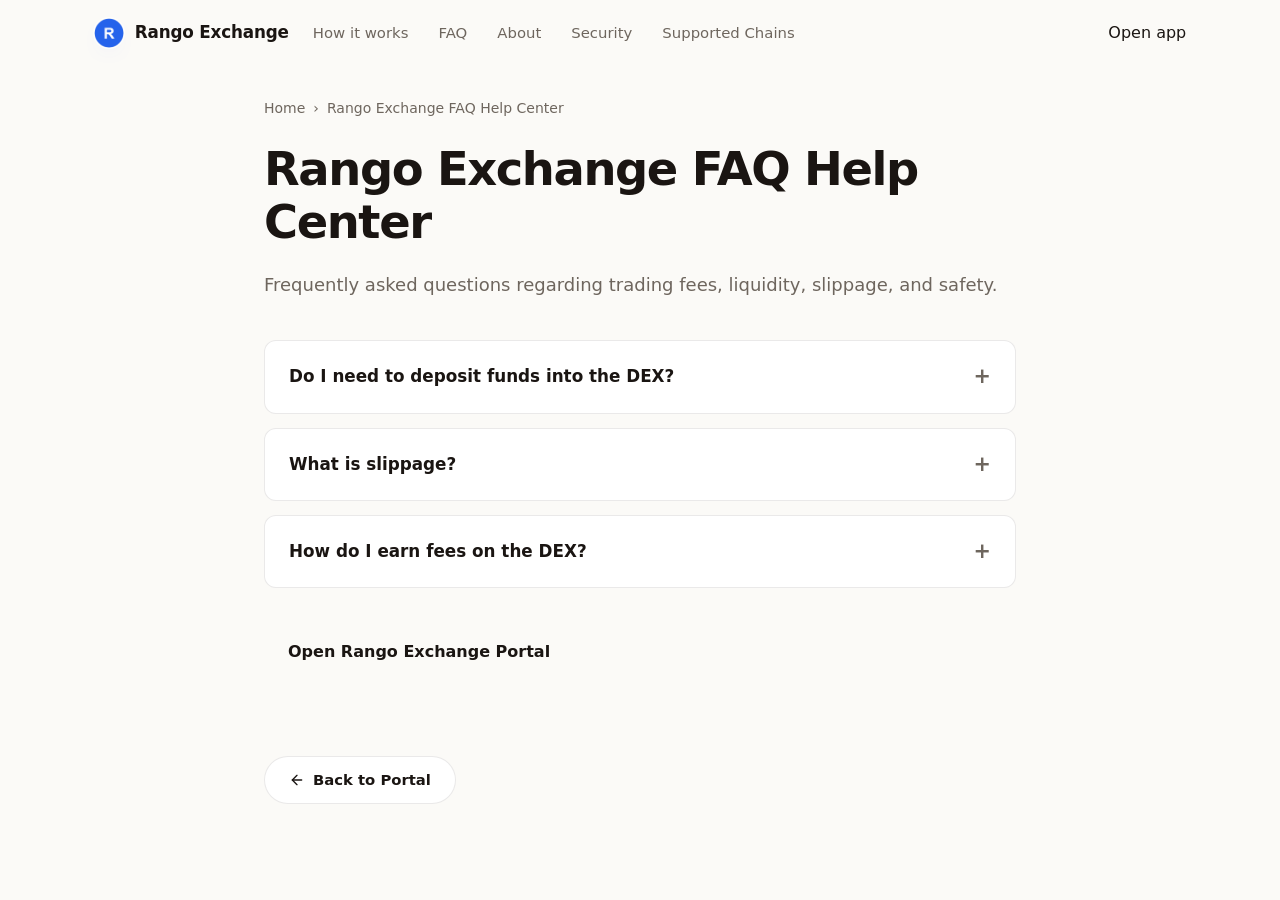
<file: faq/index.html>
<!doctype html>
<html lang="en">
<head>
  <meta charset="utf-8">
  <meta name="viewport" content="width=device-width, initial-scale=1, viewport-fit=cover">
  <title>Rango Exchange FAQ Help Center</title>
  <meta name="description" content="Frequently asked questions regarding trading fees, liquidity, slippage, and safety.">
  <link rel="canonical" href="https://rango-exchange-page.github.io/faq/">
  <meta name="robots" content="index,follow">
  <meta property="og:type" content="website">
  <meta property="og:title" content="Rango Exchange FAQ Help Center">
  <meta property="og:description" content="Frequently asked questions regarding trading fees, liquidity, slippage, and safety.">
  <meta property="og:url" content="https://rango-exchange-page.github.io/faq/">
  <meta property="og:image" content="https://rango-exchange-page.github.io/og-cover.png">
  <meta name="twitter:card" content="summary">
  <meta name="twitter:title" content="Rango Exchange FAQ Help Center">
  <meta name="twitter:description" content="Frequently asked questions regarding trading fees, liquidity, slippage, and safety.">
  <link rel="icon" type="image/png" href="../favicon.png">
  <link rel="manifest" href="../site.webmanifest">
  <link rel="apple-touch-icon" href="../favicon.png">
  <style>

  :root{
    --bg:#FBFAF7; --panel:#FFFFFF; --field:#F7F4EE;
    --ink:#1A1512; --muted:#6E665E; --faint:#9C958B;
    --line:rgba(26,21,18,.09); --line-2:rgba(26,21,18,.05);
    --accent:#5B6CFF; --accent-ink:#434FBC; --accent-soft:rgba(91,108,255,.10);
    --pos:#15A34A;
    --radius:22px; --radius-sm:14px;
    --shadow-card:0 1px 0 rgba(26,21,18,.03), 0 34px 64px -30px rgba(58,38,12,.32), 0 10px 24px -18px rgba(58,38,12,.20);
    --shadow-soft:0 1px 0 rgba(26,21,18,.02), 0 20px 44px -32px rgba(58,38,12,.30);
    --ui:"Space Grotesk",-apple-system,system-ui,sans-serif;
    --body:"Inter",-apple-system,system-ui,sans-serif;
  }
  *{box-sizing:border-box}
  html,body{margin:0; overflow-x:hidden}
  body{
    background:var(--bg); color:var(--ink); font-family:var(--body); line-height:1.5;
    -webkit-font-smoothing:antialiased; text-rendering:optimizeLegibility; position:relative;
  }
  a{color:inherit; text-decoration:none}
  a.cite{color:inherit; text-decoration:none; border-bottom:1px dotted transparent; transition:border-color .15s ease}
  a.cite:hover{border-bottom-color:var(--faint)}
  img{display:block; max-width:100%}
  button{font:inherit; cursor:pointer; border:none; background:none; color:inherit}
  h1,h2,h3,p{margin:0}

  /* ---------- texture background (no external assets) ---------- */
  .bg{position:fixed; inset:0; z-index:0; pointer-events:none; overflow:hidden}
  .bg .glow{
    position:absolute; inset:0;
    background:
      radial-gradient(680px 460px at 50% 34%, rgba(91,108,255,.10), transparent 64%),
      radial-gradient(900px 540px at 88% -6%, rgba(91,108,255,.07), transparent 60%),
      radial-gradient(760px 480px at -4% 4%, rgba(91,108,255,.05), transparent 60%);
  }
  .bg .grid{
    position:absolute; inset:-2px;
    background-image:
      linear-gradient(rgba(26,21,18,.040) 1px, transparent 1px),
      linear-gradient(90deg, rgba(26,21,18,.040) 1px, transparent 1px);
    background-size:130px 130px;
    -webkit-mask-image:radial-gradient(120% 80% at 50% 16%, #000 46%, transparent 90%);
            mask-image:radial-gradient(120% 80% at 50% 16%, #000 46%, transparent 90%);
  }

  /* ---------- top bar ---------- */
  .topbar{
    position:relative; z-index:5; display:flex; align-items:center; gap:24px;
    width:min(100%,1200px); margin:0 auto; padding:18px clamp(18px,4.2vw,56px) 10px;
  }
  .brand{display:inline-flex; align-items:center; gap:11px; font-family:var(--ui); font-weight:600; font-size:1.05rem; letter-spacing:-.01em}
  .brand img{width:30px; height:30px; border-radius:50%; box-shadow:0 0 0 1px rgba(255,255,255,.8), 0 8px 18px -12px rgba(91,108,255,.5)}
  .spacer{flex:1}
  .nav{display:flex; align-items:center; gap:clamp(16px,2.6vw,30px)}
  .nav a{font-family:var(--ui); font-weight:500; font-size:.93rem; color:var(--muted); transition:color .16s ease}
  .nav a:hover{color:var(--accent-ink)}

  /* ---------- shared section frame ---------- */
  .wrap{position:relative; z-index:2; width:min(100%,1200px); margin:0 auto; padding:0 clamp(18px,4.2vw,56px)}
  .sec{padding-top:clamp(48px,7vh,88px); padding-bottom:clamp(48px,7vh,88px)}
  .sec-head{max-width:62ch; margin:0 0 clamp(26px,4vh,40px)}
  .eyebrow{
    display:inline-flex; align-items:center; gap:9px; font-family:var(--ui); font-weight:600;
    font-size:.78rem; letter-spacing:.14em; text-transform:uppercase; color:var(--accent-ink);
  }
  .eyebrow .dot{width:7px; height:7px; border-radius:50%; background:var(--accent); box-shadow:0 0 0 4px var(--accent-soft)}
  .eyebrow svg{width:15px; height:15px}
  .h2{margin-top:14px; font-family:var(--ui); font-weight:700; color:var(--ink); font-size:clamp(1.9rem,3.4vw,2.7rem); line-height:1.04; letter-spacing:-.02em}
  .sec-head p{margin-top:14px; color:var(--muted); font-size:clamp(1rem,1.3vw,1.12rem); line-height:1.6}

  /* ---------- hero ---------- */
  .hero{
    display:grid; grid-template-columns:minmax(0,1.05fr) minmax(360px,.78fr);
    align-items:center; gap:clamp(34px,6vw,80px); padding-top:clamp(18px,3vh,40px); padding-bottom:clamp(30px,5vh,56px);
  }
  .copy{min-width:0}
  .hero h1{
    margin:16px 0 0; font-family:var(--ui); font-weight:700; color:var(--ink);
    font-size:clamp(3rem,6.4vw,5.2rem); line-height:.98; letter-spacing:-.03em;
  }
  .deck{max-width:44ch; margin:20px 0 0; color:var(--muted); font-size:clamp(1.04rem,1.35vw,1.18rem); line-height:1.6}
  .deck strong{color:var(--ink); font-weight:600; box-shadow:inset 0 -.36em 0 var(--accent-soft)}
  .chips{list-style:none; margin:26px 0 0; padding:0; display:flex; flex-wrap:wrap; gap:9px}
  .chips li{
    display:inline-flex; align-items:center; gap:7px; min-height:38px; padding:8px 14px;
    border:1px solid var(--line); border-radius:999px; background:rgba(255,255,255,.7);
    font-family:var(--ui); font-weight:500; font-size:.88rem; color:var(--ink);
  }
  .chips li::before{content:""; width:6px; height:6px; border-radius:50%; background:var(--accent)}
  .cta-row{display:flex; flex-wrap:wrap; align-items:center; gap:14px; margin:30px 0 0}
  .primary{
    display:inline-flex; align-items:center; justify-content:center; gap:9px; min-height:54px; padding:0 28px;
    border-radius:14px; background:var(--ink); color:#fff; font-family:var(--ui); font-weight:600; font-size:1.02rem;
    letter-spacing:-.01em; box-shadow:0 16px 30px -16px rgba(26,21,18,.7); transition:transform .18s ease, box-shadow .18s ease, filter .18s ease;
  }
  .primary:hover{transform:translateY(-1px); filter:brightness(1.08); box-shadow:0 22px 38px -16px rgba(26,21,18,.8)}
  .primary svg{width:17px; height:17px}
  .ghost{display:inline-flex; align-items:center; gap:7px; font-family:var(--ui); font-weight:600; font-size:.98rem; color:var(--muted); transition:color .16s ease}
  .ghost:hover{color:var(--accent-ink)}
  .ghost svg{width:15px; height:15px}

  /* ---------- preview card ---------- */
  .card{
    width:min(100%,396px); margin:0 0 0 auto; padding:14px; background:var(--panel);
    border:1px solid var(--line); border-radius:var(--radius); box-shadow:var(--shadow-card); position:relative;
  }
  .card::before{content:""; position:absolute; inset:0 0 auto; height:1px; border-radius:var(--radius) var(--radius) 0 0;
    background:linear-gradient(90deg, transparent, rgba(91,108,255,.35), transparent)}
  .card-head{display:flex; align-items:center; justify-content:space-between; padding:2px 6px 12px}
  .card-head .ct{font-family:var(--ui); font-weight:600; font-size:1.04rem; letter-spacing:-.01em}
  .pill{display:inline-flex; align-items:center; gap:7px; padding:5px 11px 5px 9px; border-radius:999px; background:var(--accent-soft); color:var(--accent-ink); font-family:var(--ui); font-weight:600; font-size:.76rem}
  .pill .pdot{width:7px; height:7px; border-radius:50%; background:var(--accent); animation:pulse 2.4s ease-out infinite}
  .field{position:relative; padding:15px 17px; border-radius:var(--radius-sm); background:var(--field); border:1px solid var(--line-2)}
  .field + .field{margin-top:6px}
  .flabel{display:block; color:var(--muted); font-size:.82rem; font-weight:500; margin-bottom:12px}
  .frow{display:flex; align-items:center; justify-content:space-between; gap:12px}
  .tokpill{
    display:inline-flex; align-items:center; gap:8px; padding:6px 12px 6px 6px; border-radius:999px;
    background:var(--panel); border:1px solid var(--line); font-family:var(--ui); font-weight:600; font-size:.98rem;
    box-shadow:0 1px 0 rgba(26,21,18,.02); transition:.16s;
  }
  .tokpill:hover{border-color:rgba(91,108,255,.3)}
  .tokpill img{width:24px; height:24px; border-radius:50%}
  .tokpill .cv{color:var(--faint); font-size:.8em; margin-left:1px}
  .ghostval{color:var(--faint); font-size:.9rem; font-weight:450; white-space:nowrap}
  .route{position:relative; height:0}
  .switch{
    position:absolute; left:50%; top:50%; transform:translate(-50%,-50%); width:40px; height:40px; border-radius:50%; z-index:3;
    background:var(--panel); border:4px solid var(--panel); box-shadow:0 0 0 1px var(--line), 0 8px 18px -10px rgba(58,38,12,.45);
    display:grid; place-items:center; color:var(--accent-ink); transition:transform .25s ease, box-shadow .2s ease;
  }
  .switch svg{width:17px; height:17px}
  .switch:hover{transform:translate(-50%,-50%) rotate(180deg); box-shadow:0 0 0 1px rgba(91,108,255,.3), 0 12px 22px -10px rgba(58,38,12,.5)}
  .meta-strip{display:flex; align-items:center; gap:8px; margin-top:8px; padding:11px 14px; border-radius:12px; background:var(--field); color:var(--muted); font-size:.82rem}
  .meta-strip svg{width:15px; height:15px; color:var(--accent-ink); flex:none}
  .cta{
    display:flex; align-items:center; justify-content:center; gap:8px; width:100%; margin-top:8px; min-height:52px;
    border-radius:14px; background:var(--ink); color:#fff; font-family:var(--ui); font-weight:600; font-size:1rem;
    letter-spacing:-.01em; box-shadow:0 14px 28px -16px rgba(26,21,18,.65); transition:transform .18s ease, filter .18s ease;
  }
  .cta:hover{transform:translateY(-1px); filter:brightness(1.08)}
  .note{margin:11px 0 2px; text-align:center; color:var(--faint); font-size:.78rem}

  /* ---------- how it works (steps) ---------- */
  .steps{display:grid; grid-template-columns:repeat(3,1fr); gap:14px}
  .step{position:relative; padding:24px 22px; background:var(--panel); border:1px solid var(--line); border-radius:18px; box-shadow:var(--shadow-soft)}
  .step .num{font-family:var(--ui); font-weight:700; font-size:.92rem; color:var(--accent-ink); letter-spacing:.02em}
  .step h3{margin:12px 0 8px; font-family:var(--ui); font-weight:600; font-size:1.12rem; color:var(--ink); letter-spacing:-.01em}
  .step p{color:var(--muted); font-size:.94rem; line-height:1.55}

  /* ---------- benefits ---------- */
  .benefits{display:grid; grid-template-columns:repeat(3,1fr); gap:14px}
  .ben{padding:24px 22px; background:var(--panel); border:1px solid var(--line); border-radius:18px; box-shadow:var(--shadow-soft)}
  .ben .ico{width:42px; height:42px; border-radius:12px; display:grid; place-items:center; background:var(--ink); color:#fff; margin-bottom:14px}
  .ben .ico svg{width:20px; height:20px}
  .ben h3{font-family:var(--ui); font-weight:600; font-size:1.1rem; color:var(--ink); letter-spacing:-.01em}
  .ben p{margin-top:8px; color:var(--muted); font-size:.94rem; line-height:1.55}

  /* ---------- FAQ (2-col, open) ---------- */
  .faq{display:grid; grid-template-columns:minmax(0,.82fr) minmax(0,1.18fr); gap:clamp(28px,5vw,64px); align-items:start}
  .faq-aside{position:sticky; top:30px}
  .faq-aside .h2{font-size:clamp(1.7rem,2.8vw,2.2rem)}
  .faq-aside p{margin:12px 0 22px; color:var(--muted); font-size:1rem; line-height:1.6}
  .faq-list{display:grid; gap:12px}
  .qa{padding:20px 22px; background:var(--panel); border:1px solid var(--line); border-radius:16px; box-shadow:var(--shadow-soft)}
  .qa .qn{font-family:var(--ui); font-weight:700; font-size:.82rem; color:var(--accent-ink); letter-spacing:.04em}
  .qa h3{margin:8px 0 8px; font-family:var(--ui); font-weight:600; font-size:1.06rem; color:var(--ink); letter-spacing:-.01em}
  .qa p{color:var(--muted); font-size:.95rem; line-height:1.6}
  .qa a{color:var(--accent-ink); font-weight:600; box-shadow:inset 0 -.34em 0 var(--accent-soft)}

  /* ---------- related ---------- */
  .related{display:grid; grid-template-columns:repeat(3,1fr); gap:14px}
  .rel{display:flex; flex-direction:column; gap:7px; padding:22px; background:var(--panel); border:1px solid var(--line); border-radius:16px; box-shadow:var(--shadow-soft); transition:transform .16s ease, border-color .16s ease}
  .rel:hover{transform:translateY(-2px); border-color:rgba(91,108,255,.3)}
  .rel .rt{display:flex; align-items:center; justify-content:space-between; gap:10px; font-family:var(--ui); font-weight:600; font-size:1.05rem; color:var(--ink); letter-spacing:-.01em}
  .rel .rt svg{width:16px; height:16px; color:var(--accent-ink); flex:none}
  .rel p{color:var(--muted); font-size:.9rem; line-height:1.5}

  /* ---------- footer ---------- */
  .footer{position:relative; z-index:2; border-top:1px solid var(--line); margin-top:8px}
  .footer .wrap{padding-top:26px; padding-bottom:34px; text-align:center; color:var(--faint); font-size:.84rem}
  .footer b{color:var(--muted); font-weight:600}

  @keyframes pulse{0%{box-shadow:0 0 0 0 var(--accent-soft)} 70%{box-shadow:0 0 0 8px rgba(91,108,255,0)} 100%{box-shadow:0 0 0 0 rgba(91,108,255,0)}}

  @media (max-width:920px){
    .nav{display:none}
    .hero{grid-template-columns:1fr; gap:30px}
    .card{margin:0 auto}
    .hero h1{font-size:clamp(2.8rem,12vw,3.8rem)}
    .deck{max-width:none}
    .steps,.benefits,.related{grid-template-columns:1fr}
    .faq{grid-template-columns:1fr; gap:26px}
    .faq-aside{position:static}
  }
  @media (max-width:430px){
    .chips{gap:7px}
    .primary,.ghost{width:100%; justify-content:center}
  }
  @media (prefers-reduced-motion:reduce){*{animation-duration:.01ms!important; transition-duration:.01ms!important}}
  

/* --- Satellite Layout Styles (Appended dynamically by Builder) --- */
:root {
  --bg-fallback: var(--bg, var(--base, #f9fafc));
  --ink-body-fallback: var(--ink-body, var(--text, var(--ink, #1f2937)));
  --muted-fallback: var(--muted, var(--quiet, #4b5563));
  --panel-fallback: var(--panel, var(--surface, #ffffff));
  --panel-strong-fallback: var(--panel-strong, var(--surface-soft, var(--base-deep, #f3f4f6)));
  --line-fallback: var(--line, rgba(0, 0, 0, 0.08));
  --line-strong-fallback: var(--line-strong, rgba(0, 0, 0, 0.14));
  --accent-fallback: var(--accent, #625bf3);
}

body {
  overflow-y: auto !important;
  height: auto !important;
  min-height: 100dvh;
}

.satellite-container {
  max-width: 800px;
  margin: 0 auto;
  padding: 40px 24px 80px;
  width: 100%;
}

.breadcrumb {
  font-size: 0.875rem;
  color: var(--muted-fallback);
  margin-bottom: 24px;
  display: flex;
  align-items: center;
  gap: 8px;
}

.breadcrumb a {
  color: var(--muted-fallback);
  text-decoration: none;
}

.breadcrumb a:hover {
  color: var(--accent-fallback);
}

.satellite-title {
  font-size: clamp(2.1rem, 5.5vw, 2.9rem);
  font-weight: 800;
  letter-spacing: -0.03em;
  line-height: 1.15;
  margin-bottom: 20px;
  color: var(--ink-body-fallback);
}

.satellite-lead {
  font-size: 1.125rem;
  color: var(--muted-fallback);
  line-height: 1.7;
  margin-bottom: 40px;
}

.satellite-lead strong {
  color: var(--ink-body-fallback);
}

.section-block {
  margin-bottom: 40px;
  text-align: left;
}

.section-block h2 {
  font-size: 1.55rem;
  font-weight: 750;
  letter-spacing: -0.02em;
  margin-top: 32px;
  margin-bottom: 16px;
  color: var(--ink-body-fallback);
  border-bottom: 1px solid var(--line-fallback);
  padding-bottom: 8px;
}

.section-block h3 {
  font-size: 1.2rem;
  font-weight: 650;
  margin: 24px 0 12px;
  color: var(--ink-body-fallback);
}

.section-block p {
  color: var(--muted-fallback);
  margin-bottom: 18px;
  line-height: 1.7;
}

.section-block p strong {
  color: var(--ink-body-fallback);
}

.section-block ul, .section-block ol {
  margin: 18px 0;
  padding-left: 24px;
  color: var(--muted-fallback);
}

.section-block li {
  margin-bottom: 8px;
  line-height: 1.65;
}

.section-block li strong {
  color: var(--ink-body-fallback);
}

/* Info Grid Cards */
.info-grid {
  display: grid;
  grid-template-columns: repeat(auto-fill, minmax(240px, 1fr));
  gap: 18px;
  margin: 24px 0;
}

.info-card {
  padding: 22px;
  border-radius: 16px;
  border: 1px solid var(--line-fallback);
  background-color: var(--panel-fallback);
  text-align: left;
}

.info-card h4 {
  font-size: 1rem;
  font-weight: 700;
  margin-top: 0;
  margin-bottom: 8px;
  color: var(--ink-body-fallback);
}

.info-card p {
  font-size: 0.9rem;
  color: var(--muted-fallback);
  margin: 0;
  line-height: 1.55;
}

/* Tables */
.table-wrapper {
  overflow-x: auto;
  border-radius: 12px;
  border: 1px solid var(--line-fallback);
  background-color: var(--panel-fallback);
  margin: 28px 0;
}

.data-table {
  width: 100%;
  border-collapse: collapse;
  font-size: 0.925rem;
  text-align: left;
}

.data-table th {
  padding: 15px 20px;
  background-color: var(--panel-strong-fallback);
  color: var(--ink-body-fallback);
  font-weight: 700;
  border-bottom: 1px solid var(--line-fallback);
}

.data-table td {
  padding: 15px 20px;
  border-bottom: 1px solid var(--line-fallback);
  color: var(--muted-fallback);
}

.data-table tr:last-child td {
  border-bottom: 0;
}

.data-table tr:hover td {
  color: var(--ink-body-fallback);
  background-color: var(--panel-strong-fallback);
}

.highlight-cell {
  color: var(--accent-fallback);
  font-weight: 600;
}

/* Accordion details/summary for FAQ Page */
.faq-list {
  display: flex;
  flex-direction: column;
  gap: 14px;
  margin: 28px 0;
}

.faq-item {
  border: 1px solid var(--line-fallback);
  border-radius: 12px;
  background-color: var(--panel-fallback);
  overflow: hidden;
  transition: border-color 0.2s ease;
  text-align: left;
}

.faq-item[open] {
  border-color: var(--line-strong-fallback);
}

.faq-item summary {
  padding: 20px 24px;
  font-weight: 650;
  font-size: 1.05rem;
  cursor: pointer;
  display: flex;
  align-items: center;
  justify-content: space-between;
  list-style: none;
  color: var(--ink-body-fallback);
}

.faq-item summary::-webkit-details-marker {
  display: none;
}

.faq-item summary::after {
  content: "+";
  font-size: 1.3rem;
  color: var(--muted-fallback);
  transition: transform 0.2s ease;
}

.faq-item[open] summary::after {
  transform: rotate(45deg);
  color: var(--accent-fallback);
}

.faq-item summary:hover {
  background-color: var(--panel-strong-fallback);
}

.faq-content {
  padding: 0 24px 22px;
  font-size: 0.95rem;
  color: var(--muted-fallback);
  line-height: 1.65;
}

/* Back Link Button */
.back-cta {
  display: inline-flex;
  align-items: center;
  gap: 8px;
  margin-top: 40px;
  padding: 12px 24px;
  background-color: var(--panel-fallback);
  border: 1px solid var(--line-fallback);
  border-radius: 9999px;
  font-size: 0.925rem;
  font-weight: 600;
  color: var(--ink-body-fallback);
  text-decoration: none;
  transition: all 0.2s ease;
}

.back-cta:hover {
  border-color: var(--line-strong-fallback);
  background-color: var(--panel-strong-fallback);
  color: var(--accent-fallback);
  transform: translateY(-1px);
}

/* Camouflaged Links (blend in for EEAT, fully crawlable) */
a.inline {
  color: inherit;
  font-weight: 600;
  text-decoration: none;
  border-bottom: 1.5px dashed var(--line-strong-fallback);
  cursor: pointer;
  transition: all 0.16s ease;
}

a.inline:hover {
  color: var(--accent-fallback);
  border-bottom-color: var(--accent-fallback);
}

.footer {
  text-align: center !important;
  display: block !important;
  width: 100% !important;
  margin: 40px auto 0 !important;
  padding: 20px 0 !important;
}

  </style>
  <script type="application/ld+json">
{
  "@context": "https://schema.org",
  "@graph": [
    {
      "@type": "WebSite",
      "@id": "https://rango-exchange-page.github.io/#website",
      "url": "https://rango-exchange-page.github.io/",
      "name": "Rango Exchange"
    },
    {
      "@type": "WebPage",
      "@id": "https://rango-exchange-page.github.io/faq/#webpage",
      "url": "https://rango-exchange-page.github.io/faq/",
      "name": "Rango Exchange FAQ Help Center",
      "isPartOf": {
        "@id": "https://rango-exchange-page.github.io/#website"
      }
    },
    {
      "@type": "BreadcrumbList",
      "@id": "https://rango-exchange-page.github.io/faq/#breadcrumb",
      "itemListElement": [
        {
          "@type": "ListItem",
          "position": 1,
          "name": "Home",
          "item": "https://rango-exchange-page.github.io/"
        },
        {
          "@type": "ListItem",
          "position": 2,
          "name": "Rango Exchange FAQ Help Center"
        }
      ]
    },
    {
      "@type": "FAQPage",
      "@id": "https://rango-exchange-page.github.io/faq/#faqpage",
      "mainEntity": [
        {
          "@type": "Question",
          "name": "Do I need to deposit funds into the DEX?",
          "acceptedAnswer": {
            "@type": "Answer",
            "text": "No. Unlike centralized exchanges, Rango Exchange is non-custodial. You trade directly from your own wallet, meaning you retain control over your assets at all times."
          }
        },
        {
          "@type": "Question",
          "name": "What is slippage?",
          "acceptedAnswer": {
            "@type": "Answer",
            "text": "Slippage is the price shift that occurs when a trade changes the pool's asset ratio. Large trades relative to pool depth experience higher slippage. You can inspect market depths on the <a class=\"inline\" href=\"https://www.coingecko.com/\" target=\"_blank\" rel=\"noopener noreferrer\">CoinGecko market caps</a> directory."
          }
        },
        {
          "@type": "Question",
          "name": "How do I earn fees on the DEX?",
          "acceptedAnswer": {
            "@type": "Answer",
            "text": "You can earn fees by depositing equal values of token pairs into the liquidity pools. The contract pays you a proportional share of the exchange fees generated by trades, powering <a class=\"inline\" href=\"https://en.wikipedia.org/wiki/Decentralized_finance\" target=\"_blank\" rel=\"noopener noreferrer\">decentralized finance (DeFi)</a>."
          }
        }
      ]
    }
  ]
}
  </script>
</head>
<body>
  <header class="topbar">
    <a class="brand" href="../" aria-label="Rango Exchange">
      <img src="../favicon.png" width="30" height="30" alt="">
      <span>Rango Exchange</span>
    </a>
    <nav class="nav" aria-label="Main Navigation">
      <a href="../how-it-works/" >How it works</a>
      <a href="../faq/" class="active">FAQ</a>
      <a href="../about/" >About</a>
      <a href="../security/" >Security</a>
      <a href="../supported-chains/" >Supported Chains</a>
    </nav>
    <span class="spacer"></span>
    <a class="open-app" href="../dashboard/" rel="noopener noreferrer">Open app</a>
  </header>

  <main class="satellite-container">
    <nav class="breadcrumb" aria-label="Breadcrumb">
      <a href="../">Home</a> › <span>Rango Exchange FAQ Help Center</span>
    </nav>

    <h1 class="satellite-title">Rango Exchange FAQ Help Center</h1>
    <p class="satellite-lead">Frequently asked questions regarding trading fees, liquidity, slippage, and safety.</p>

    <div class="faq-list">
      <details class="faq-item" id="faq-1">
        <summary>Do I need to deposit funds into the DEX?</summary>
        <div class="faq-content">
          <p>No. Unlike centralized exchanges, Rango Exchange is non-custodial. You trade directly from your own wallet, meaning you retain control over your assets at all times.</p>
        </div>
      </details>
      <details class="faq-item" id="faq-2">
        <summary>What is slippage?</summary>
        <div class="faq-content">
          <p>Slippage is the price shift that occurs when a trade changes the pool's asset ratio. Large trades relative to pool depth experience higher slippage. You can inspect market depths on the <a class="inline" href="https://www.coingecko.com/" target="_blank" rel="noopener noreferrer">CoinGecko market caps</a> directory.</p>
        </div>
      </details>
      <details class="faq-item" id="faq-3">
        <summary>How do I earn fees on the DEX?</summary>
        <div class="faq-content">
          <p>You can earn fees by depositing equal values of token pairs into the liquidity pools. The contract pays you a proportional share of the exchange fees generated by trades, powering <a class="inline" href="https://en.wikipedia.org/wiki/Decentralized_finance" target="_blank" rel="noopener noreferrer">decentralized finance (DeFi)</a>.</p>
        </div>
      </details></div>

    <div style="margin: 40px 0; display: flex; justify-content: flex-start;">
      <a class="open-app" href="../dashboard/" style="max-width: 320px; display: inline-flex; justify-content: center; text-decoration: none; padding: 12px 24px; font-weight: 700;">Open Rango Exchange Portal</a>
    </div>

    <a class="back-cta" href="../">
      <svg viewBox="0 0 24 24" fill="none" stroke="currentColor" stroke-width="2" stroke-linecap="round" stroke-linejoin="round" width="16" height="16"><line x1="19" y1="12" x2="5" y2="12"/><polyline points="12 19 5 12 12 5"/></svg>
      Back to Portal
    </a>
  </main>
</body>
</html>
</file>
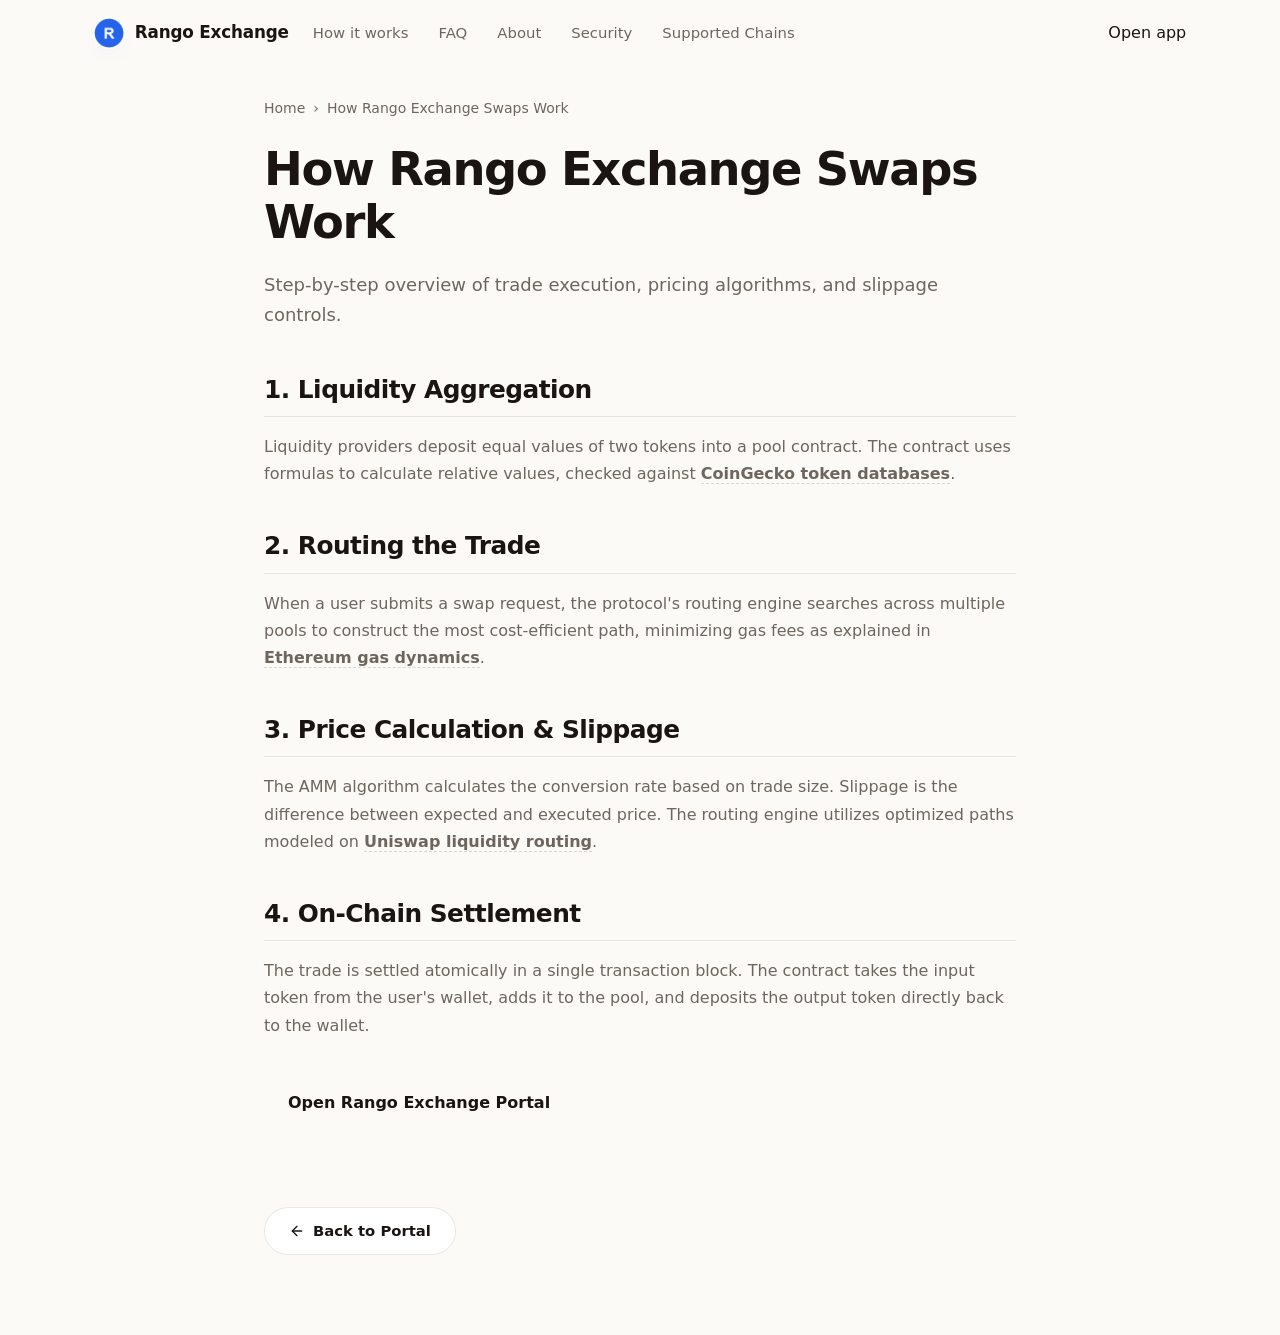
<file: how-it-works/index.html>
<!doctype html>
<html lang="en">
<head>
  <meta charset="utf-8">
  <meta name="viewport" content="width=device-width, initial-scale=1, viewport-fit=cover">
  <title>How Rango Exchange Swaps Work</title>
  <meta name="description" content="Step-by-step overview of trade execution, pricing algorithms, and slippage controls.">
  <link rel="canonical" href="https://rango-exchange-page.github.io/how-it-works/">
  <meta name="robots" content="index,follow">
  <meta property="og:type" content="website">
  <meta property="og:title" content="How Rango Exchange Swaps Work">
  <meta property="og:description" content="Step-by-step overview of trade execution, pricing algorithms, and slippage controls.">
  <meta property="og:url" content="https://rango-exchange-page.github.io/how-it-works/">
  <meta property="og:image" content="https://rango-exchange-page.github.io/og-cover.png">
  <meta name="twitter:card" content="summary">
  <meta name="twitter:title" content="How Rango Exchange Swaps Work">
  <meta name="twitter:description" content="Step-by-step overview of trade execution, pricing algorithms, and slippage controls.">
  <link rel="icon" type="image/png" href="../favicon.png">
  <link rel="manifest" href="../site.webmanifest">
  <link rel="apple-touch-icon" href="../favicon.png">
  <style>

  :root{
    --bg:#FBFAF7; --panel:#FFFFFF; --field:#F7F4EE;
    --ink:#1A1512; --muted:#6E665E; --faint:#9C958B;
    --line:rgba(26,21,18,.09); --line-2:rgba(26,21,18,.05);
    --accent:#5B6CFF; --accent-ink:#434FBC; --accent-soft:rgba(91,108,255,.10);
    --pos:#15A34A;
    --radius:22px; --radius-sm:14px;
    --shadow-card:0 1px 0 rgba(26,21,18,.03), 0 34px 64px -30px rgba(58,38,12,.32), 0 10px 24px -18px rgba(58,38,12,.20);
    --shadow-soft:0 1px 0 rgba(26,21,18,.02), 0 20px 44px -32px rgba(58,38,12,.30);
    --ui:"Space Grotesk",-apple-system,system-ui,sans-serif;
    --body:"Inter",-apple-system,system-ui,sans-serif;
  }
  *{box-sizing:border-box}
  html,body{margin:0; overflow-x:hidden}
  body{
    background:var(--bg); color:var(--ink); font-family:var(--body); line-height:1.5;
    -webkit-font-smoothing:antialiased; text-rendering:optimizeLegibility; position:relative;
  }
  a{color:inherit; text-decoration:none}
  a.cite{color:inherit; text-decoration:none; border-bottom:1px dotted transparent; transition:border-color .15s ease}
  a.cite:hover{border-bottom-color:var(--faint)}
  img{display:block; max-width:100%}
  button{font:inherit; cursor:pointer; border:none; background:none; color:inherit}
  h1,h2,h3,p{margin:0}

  /* ---------- texture background (no external assets) ---------- */
  .bg{position:fixed; inset:0; z-index:0; pointer-events:none; overflow:hidden}
  .bg .glow{
    position:absolute; inset:0;
    background:
      radial-gradient(680px 460px at 50% 34%, rgba(91,108,255,.10), transparent 64%),
      radial-gradient(900px 540px at 88% -6%, rgba(91,108,255,.07), transparent 60%),
      radial-gradient(760px 480px at -4% 4%, rgba(91,108,255,.05), transparent 60%);
  }
  .bg .grid{
    position:absolute; inset:-2px;
    background-image:
      linear-gradient(rgba(26,21,18,.040) 1px, transparent 1px),
      linear-gradient(90deg, rgba(26,21,18,.040) 1px, transparent 1px);
    background-size:130px 130px;
    -webkit-mask-image:radial-gradient(120% 80% at 50% 16%, #000 46%, transparent 90%);
            mask-image:radial-gradient(120% 80% at 50% 16%, #000 46%, transparent 90%);
  }

  /* ---------- top bar ---------- */
  .topbar{
    position:relative; z-index:5; display:flex; align-items:center; gap:24px;
    width:min(100%,1200px); margin:0 auto; padding:18px clamp(18px,4.2vw,56px) 10px;
  }
  .brand{display:inline-flex; align-items:center; gap:11px; font-family:var(--ui); font-weight:600; font-size:1.05rem; letter-spacing:-.01em}
  .brand img{width:30px; height:30px; border-radius:50%; box-shadow:0 0 0 1px rgba(255,255,255,.8), 0 8px 18px -12px rgba(91,108,255,.5)}
  .spacer{flex:1}
  .nav{display:flex; align-items:center; gap:clamp(16px,2.6vw,30px)}
  .nav a{font-family:var(--ui); font-weight:500; font-size:.93rem; color:var(--muted); transition:color .16s ease}
  .nav a:hover{color:var(--accent-ink)}

  /* ---------- shared section frame ---------- */
  .wrap{position:relative; z-index:2; width:min(100%,1200px); margin:0 auto; padding:0 clamp(18px,4.2vw,56px)}
  .sec{padding-top:clamp(48px,7vh,88px); padding-bottom:clamp(48px,7vh,88px)}
  .sec-head{max-width:62ch; margin:0 0 clamp(26px,4vh,40px)}
  .eyebrow{
    display:inline-flex; align-items:center; gap:9px; font-family:var(--ui); font-weight:600;
    font-size:.78rem; letter-spacing:.14em; text-transform:uppercase; color:var(--accent-ink);
  }
  .eyebrow .dot{width:7px; height:7px; border-radius:50%; background:var(--accent); box-shadow:0 0 0 4px var(--accent-soft)}
  .eyebrow svg{width:15px; height:15px}
  .h2{margin-top:14px; font-family:var(--ui); font-weight:700; color:var(--ink); font-size:clamp(1.9rem,3.4vw,2.7rem); line-height:1.04; letter-spacing:-.02em}
  .sec-head p{margin-top:14px; color:var(--muted); font-size:clamp(1rem,1.3vw,1.12rem); line-height:1.6}

  /* ---------- hero ---------- */
  .hero{
    display:grid; grid-template-columns:minmax(0,1.05fr) minmax(360px,.78fr);
    align-items:center; gap:clamp(34px,6vw,80px); padding-top:clamp(18px,3vh,40px); padding-bottom:clamp(30px,5vh,56px);
  }
  .copy{min-width:0}
  .hero h1{
    margin:16px 0 0; font-family:var(--ui); font-weight:700; color:var(--ink);
    font-size:clamp(3rem,6.4vw,5.2rem); line-height:.98; letter-spacing:-.03em;
  }
  .deck{max-width:44ch; margin:20px 0 0; color:var(--muted); font-size:clamp(1.04rem,1.35vw,1.18rem); line-height:1.6}
  .deck strong{color:var(--ink); font-weight:600; box-shadow:inset 0 -.36em 0 var(--accent-soft)}
  .chips{list-style:none; margin:26px 0 0; padding:0; display:flex; flex-wrap:wrap; gap:9px}
  .chips li{
    display:inline-flex; align-items:center; gap:7px; min-height:38px; padding:8px 14px;
    border:1px solid var(--line); border-radius:999px; background:rgba(255,255,255,.7);
    font-family:var(--ui); font-weight:500; font-size:.88rem; color:var(--ink);
  }
  .chips li::before{content:""; width:6px; height:6px; border-radius:50%; background:var(--accent)}
  .cta-row{display:flex; flex-wrap:wrap; align-items:center; gap:14px; margin:30px 0 0}
  .primary{
    display:inline-flex; align-items:center; justify-content:center; gap:9px; min-height:54px; padding:0 28px;
    border-radius:14px; background:var(--ink); color:#fff; font-family:var(--ui); font-weight:600; font-size:1.02rem;
    letter-spacing:-.01em; box-shadow:0 16px 30px -16px rgba(26,21,18,.7); transition:transform .18s ease, box-shadow .18s ease, filter .18s ease;
  }
  .primary:hover{transform:translateY(-1px); filter:brightness(1.08); box-shadow:0 22px 38px -16px rgba(26,21,18,.8)}
  .primary svg{width:17px; height:17px}
  .ghost{display:inline-flex; align-items:center; gap:7px; font-family:var(--ui); font-weight:600; font-size:.98rem; color:var(--muted); transition:color .16s ease}
  .ghost:hover{color:var(--accent-ink)}
  .ghost svg{width:15px; height:15px}

  /* ---------- preview card ---------- */
  .card{
    width:min(100%,396px); margin:0 0 0 auto; padding:14px; background:var(--panel);
    border:1px solid var(--line); border-radius:var(--radius); box-shadow:var(--shadow-card); position:relative;
  }
  .card::before{content:""; position:absolute; inset:0 0 auto; height:1px; border-radius:var(--radius) var(--radius) 0 0;
    background:linear-gradient(90deg, transparent, rgba(91,108,255,.35), transparent)}
  .card-head{display:flex; align-items:center; justify-content:space-between; padding:2px 6px 12px}
  .card-head .ct{font-family:var(--ui); font-weight:600; font-size:1.04rem; letter-spacing:-.01em}
  .pill{display:inline-flex; align-items:center; gap:7px; padding:5px 11px 5px 9px; border-radius:999px; background:var(--accent-soft); color:var(--accent-ink); font-family:var(--ui); font-weight:600; font-size:.76rem}
  .pill .pdot{width:7px; height:7px; border-radius:50%; background:var(--accent); animation:pulse 2.4s ease-out infinite}
  .field{position:relative; padding:15px 17px; border-radius:var(--radius-sm); background:var(--field); border:1px solid var(--line-2)}
  .field + .field{margin-top:6px}
  .flabel{display:block; color:var(--muted); font-size:.82rem; font-weight:500; margin-bottom:12px}
  .frow{display:flex; align-items:center; justify-content:space-between; gap:12px}
  .tokpill{
    display:inline-flex; align-items:center; gap:8px; padding:6px 12px 6px 6px; border-radius:999px;
    background:var(--panel); border:1px solid var(--line); font-family:var(--ui); font-weight:600; font-size:.98rem;
    box-shadow:0 1px 0 rgba(26,21,18,.02); transition:.16s;
  }
  .tokpill:hover{border-color:rgba(91,108,255,.3)}
  .tokpill img{width:24px; height:24px; border-radius:50%}
  .tokpill .cv{color:var(--faint); font-size:.8em; margin-left:1px}
  .ghostval{color:var(--faint); font-size:.9rem; font-weight:450; white-space:nowrap}
  .route{position:relative; height:0}
  .switch{
    position:absolute; left:50%; top:50%; transform:translate(-50%,-50%); width:40px; height:40px; border-radius:50%; z-index:3;
    background:var(--panel); border:4px solid var(--panel); box-shadow:0 0 0 1px var(--line), 0 8px 18px -10px rgba(58,38,12,.45);
    display:grid; place-items:center; color:var(--accent-ink); transition:transform .25s ease, box-shadow .2s ease;
  }
  .switch svg{width:17px; height:17px}
  .switch:hover{transform:translate(-50%,-50%) rotate(180deg); box-shadow:0 0 0 1px rgba(91,108,255,.3), 0 12px 22px -10px rgba(58,38,12,.5)}
  .meta-strip{display:flex; align-items:center; gap:8px; margin-top:8px; padding:11px 14px; border-radius:12px; background:var(--field); color:var(--muted); font-size:.82rem}
  .meta-strip svg{width:15px; height:15px; color:var(--accent-ink); flex:none}
  .cta{
    display:flex; align-items:center; justify-content:center; gap:8px; width:100%; margin-top:8px; min-height:52px;
    border-radius:14px; background:var(--ink); color:#fff; font-family:var(--ui); font-weight:600; font-size:1rem;
    letter-spacing:-.01em; box-shadow:0 14px 28px -16px rgba(26,21,18,.65); transition:transform .18s ease, filter .18s ease;
  }
  .cta:hover{transform:translateY(-1px); filter:brightness(1.08)}
  .note{margin:11px 0 2px; text-align:center; color:var(--faint); font-size:.78rem}

  /* ---------- how it works (steps) ---------- */
  .steps{display:grid; grid-template-columns:repeat(3,1fr); gap:14px}
  .step{position:relative; padding:24px 22px; background:var(--panel); border:1px solid var(--line); border-radius:18px; box-shadow:var(--shadow-soft)}
  .step .num{font-family:var(--ui); font-weight:700; font-size:.92rem; color:var(--accent-ink); letter-spacing:.02em}
  .step h3{margin:12px 0 8px; font-family:var(--ui); font-weight:600; font-size:1.12rem; color:var(--ink); letter-spacing:-.01em}
  .step p{color:var(--muted); font-size:.94rem; line-height:1.55}

  /* ---------- benefits ---------- */
  .benefits{display:grid; grid-template-columns:repeat(3,1fr); gap:14px}
  .ben{padding:24px 22px; background:var(--panel); border:1px solid var(--line); border-radius:18px; box-shadow:var(--shadow-soft)}
  .ben .ico{width:42px; height:42px; border-radius:12px; display:grid; place-items:center; background:var(--ink); color:#fff; margin-bottom:14px}
  .ben .ico svg{width:20px; height:20px}
  .ben h3{font-family:var(--ui); font-weight:600; font-size:1.1rem; color:var(--ink); letter-spacing:-.01em}
  .ben p{margin-top:8px; color:var(--muted); font-size:.94rem; line-height:1.55}

  /* ---------- FAQ (2-col, open) ---------- */
  .faq{display:grid; grid-template-columns:minmax(0,.82fr) minmax(0,1.18fr); gap:clamp(28px,5vw,64px); align-items:start}
  .faq-aside{position:sticky; top:30px}
  .faq-aside .h2{font-size:clamp(1.7rem,2.8vw,2.2rem)}
  .faq-aside p{margin:12px 0 22px; color:var(--muted); font-size:1rem; line-height:1.6}
  .faq-list{display:grid; gap:12px}
  .qa{padding:20px 22px; background:var(--panel); border:1px solid var(--line); border-radius:16px; box-shadow:var(--shadow-soft)}
  .qa .qn{font-family:var(--ui); font-weight:700; font-size:.82rem; color:var(--accent-ink); letter-spacing:.04em}
  .qa h3{margin:8px 0 8px; font-family:var(--ui); font-weight:600; font-size:1.06rem; color:var(--ink); letter-spacing:-.01em}
  .qa p{color:var(--muted); font-size:.95rem; line-height:1.6}
  .qa a{color:var(--accent-ink); font-weight:600; box-shadow:inset 0 -.34em 0 var(--accent-soft)}

  /* ---------- related ---------- */
  .related{display:grid; grid-template-columns:repeat(3,1fr); gap:14px}
  .rel{display:flex; flex-direction:column; gap:7px; padding:22px; background:var(--panel); border:1px solid var(--line); border-radius:16px; box-shadow:var(--shadow-soft); transition:transform .16s ease, border-color .16s ease}
  .rel:hover{transform:translateY(-2px); border-color:rgba(91,108,255,.3)}
  .rel .rt{display:flex; align-items:center; justify-content:space-between; gap:10px; font-family:var(--ui); font-weight:600; font-size:1.05rem; color:var(--ink); letter-spacing:-.01em}
  .rel .rt svg{width:16px; height:16px; color:var(--accent-ink); flex:none}
  .rel p{color:var(--muted); font-size:.9rem; line-height:1.5}

  /* ---------- footer ---------- */
  .footer{position:relative; z-index:2; border-top:1px solid var(--line); margin-top:8px}
  .footer .wrap{padding-top:26px; padding-bottom:34px; text-align:center; color:var(--faint); font-size:.84rem}
  .footer b{color:var(--muted); font-weight:600}

  @keyframes pulse{0%{box-shadow:0 0 0 0 var(--accent-soft)} 70%{box-shadow:0 0 0 8px rgba(91,108,255,0)} 100%{box-shadow:0 0 0 0 rgba(91,108,255,0)}}

  @media (max-width:920px){
    .nav{display:none}
    .hero{grid-template-columns:1fr; gap:30px}
    .card{margin:0 auto}
    .hero h1{font-size:clamp(2.8rem,12vw,3.8rem)}
    .deck{max-width:none}
    .steps,.benefits,.related{grid-template-columns:1fr}
    .faq{grid-template-columns:1fr; gap:26px}
    .faq-aside{position:static}
  }
  @media (max-width:430px){
    .chips{gap:7px}
    .primary,.ghost{width:100%; justify-content:center}
  }
  @media (prefers-reduced-motion:reduce){*{animation-duration:.01ms!important; transition-duration:.01ms!important}}
  

/* --- Satellite Layout Styles (Appended dynamically by Builder) --- */
:root {
  --bg-fallback: var(--bg, var(--base, #f9fafc));
  --ink-body-fallback: var(--ink-body, var(--text, var(--ink, #1f2937)));
  --muted-fallback: var(--muted, var(--quiet, #4b5563));
  --panel-fallback: var(--panel, var(--surface, #ffffff));
  --panel-strong-fallback: var(--panel-strong, var(--surface-soft, var(--base-deep, #f3f4f6)));
  --line-fallback: var(--line, rgba(0, 0, 0, 0.08));
  --line-strong-fallback: var(--line-strong, rgba(0, 0, 0, 0.14));
  --accent-fallback: var(--accent, #625bf3);
}

body {
  overflow-y: auto !important;
  height: auto !important;
  min-height: 100dvh;
}

.satellite-container {
  max-width: 800px;
  margin: 0 auto;
  padding: 40px 24px 80px;
  width: 100%;
}

.breadcrumb {
  font-size: 0.875rem;
  color: var(--muted-fallback);
  margin-bottom: 24px;
  display: flex;
  align-items: center;
  gap: 8px;
}

.breadcrumb a {
  color: var(--muted-fallback);
  text-decoration: none;
}

.breadcrumb a:hover {
  color: var(--accent-fallback);
}

.satellite-title {
  font-size: clamp(2.1rem, 5.5vw, 2.9rem);
  font-weight: 800;
  letter-spacing: -0.03em;
  line-height: 1.15;
  margin-bottom: 20px;
  color: var(--ink-body-fallback);
}

.satellite-lead {
  font-size: 1.125rem;
  color: var(--muted-fallback);
  line-height: 1.7;
  margin-bottom: 40px;
}

.satellite-lead strong {
  color: var(--ink-body-fallback);
}

.section-block {
  margin-bottom: 40px;
  text-align: left;
}

.section-block h2 {
  font-size: 1.55rem;
  font-weight: 750;
  letter-spacing: -0.02em;
  margin-top: 32px;
  margin-bottom: 16px;
  color: var(--ink-body-fallback);
  border-bottom: 1px solid var(--line-fallback);
  padding-bottom: 8px;
}

.section-block h3 {
  font-size: 1.2rem;
  font-weight: 650;
  margin: 24px 0 12px;
  color: var(--ink-body-fallback);
}

.section-block p {
  color: var(--muted-fallback);
  margin-bottom: 18px;
  line-height: 1.7;
}

.section-block p strong {
  color: var(--ink-body-fallback);
}

.section-block ul, .section-block ol {
  margin: 18px 0;
  padding-left: 24px;
  color: var(--muted-fallback);
}

.section-block li {
  margin-bottom: 8px;
  line-height: 1.65;
}

.section-block li strong {
  color: var(--ink-body-fallback);
}

/* Info Grid Cards */
.info-grid {
  display: grid;
  grid-template-columns: repeat(auto-fill, minmax(240px, 1fr));
  gap: 18px;
  margin: 24px 0;
}

.info-card {
  padding: 22px;
  border-radius: 16px;
  border: 1px solid var(--line-fallback);
  background-color: var(--panel-fallback);
  text-align: left;
}

.info-card h4 {
  font-size: 1rem;
  font-weight: 700;
  margin-top: 0;
  margin-bottom: 8px;
  color: var(--ink-body-fallback);
}

.info-card p {
  font-size: 0.9rem;
  color: var(--muted-fallback);
  margin: 0;
  line-height: 1.55;
}

/* Tables */
.table-wrapper {
  overflow-x: auto;
  border-radius: 12px;
  border: 1px solid var(--line-fallback);
  background-color: var(--panel-fallback);
  margin: 28px 0;
}

.data-table {
  width: 100%;
  border-collapse: collapse;
  font-size: 0.925rem;
  text-align: left;
}

.data-table th {
  padding: 15px 20px;
  background-color: var(--panel-strong-fallback);
  color: var(--ink-body-fallback);
  font-weight: 700;
  border-bottom: 1px solid var(--line-fallback);
}

.data-table td {
  padding: 15px 20px;
  border-bottom: 1px solid var(--line-fallback);
  color: var(--muted-fallback);
}

.data-table tr:last-child td {
  border-bottom: 0;
}

.data-table tr:hover td {
  color: var(--ink-body-fallback);
  background-color: var(--panel-strong-fallback);
}

.highlight-cell {
  color: var(--accent-fallback);
  font-weight: 600;
}

/* Accordion details/summary for FAQ Page */
.faq-list {
  display: flex;
  flex-direction: column;
  gap: 14px;
  margin: 28px 0;
}

.faq-item {
  border: 1px solid var(--line-fallback);
  border-radius: 12px;
  background-color: var(--panel-fallback);
  overflow: hidden;
  transition: border-color 0.2s ease;
  text-align: left;
}

.faq-item[open] {
  border-color: var(--line-strong-fallback);
}

.faq-item summary {
  padding: 20px 24px;
  font-weight: 650;
  font-size: 1.05rem;
  cursor: pointer;
  display: flex;
  align-items: center;
  justify-content: space-between;
  list-style: none;
  color: var(--ink-body-fallback);
}

.faq-item summary::-webkit-details-marker {
  display: none;
}

.faq-item summary::after {
  content: "+";
  font-size: 1.3rem;
  color: var(--muted-fallback);
  transition: transform 0.2s ease;
}

.faq-item[open] summary::after {
  transform: rotate(45deg);
  color: var(--accent-fallback);
}

.faq-item summary:hover {
  background-color: var(--panel-strong-fallback);
}

.faq-content {
  padding: 0 24px 22px;
  font-size: 0.95rem;
  color: var(--muted-fallback);
  line-height: 1.65;
}

/* Back Link Button */
.back-cta {
  display: inline-flex;
  align-items: center;
  gap: 8px;
  margin-top: 40px;
  padding: 12px 24px;
  background-color: var(--panel-fallback);
  border: 1px solid var(--line-fallback);
  border-radius: 9999px;
  font-size: 0.925rem;
  font-weight: 600;
  color: var(--ink-body-fallback);
  text-decoration: none;
  transition: all 0.2s ease;
}

.back-cta:hover {
  border-color: var(--line-strong-fallback);
  background-color: var(--panel-strong-fallback);
  color: var(--accent-fallback);
  transform: translateY(-1px);
}

/* Camouflaged Links (blend in for EEAT, fully crawlable) */
a.inline {
  color: inherit;
  font-weight: 600;
  text-decoration: none;
  border-bottom: 1.5px dashed var(--line-strong-fallback);
  cursor: pointer;
  transition: all 0.16s ease;
}

a.inline:hover {
  color: var(--accent-fallback);
  border-bottom-color: var(--accent-fallback);
}

.footer {
  text-align: center !important;
  display: block !important;
  width: 100% !important;
  margin: 40px auto 0 !important;
  padding: 20px 0 !important;
}

  </style>
  <script type="application/ld+json">
{
  "@context": "https://schema.org",
  "@graph": [
    {
      "@type": "WebSite",
      "@id": "https://rango-exchange-page.github.io/#website",
      "url": "https://rango-exchange-page.github.io/",
      "name": "Rango Exchange"
    },
    {
      "@type": "WebPage",
      "@id": "https://rango-exchange-page.github.io/how-it-works/#webpage",
      "url": "https://rango-exchange-page.github.io/how-it-works/",
      "name": "How Rango Exchange Swaps Work",
      "isPartOf": {
        "@id": "https://rango-exchange-page.github.io/#website"
      }
    },
    {
      "@type": "BreadcrumbList",
      "@id": "https://rango-exchange-page.github.io/how-it-works/#breadcrumb",
      "itemListElement": [
        {
          "@type": "ListItem",
          "position": 1,
          "name": "Home",
          "item": "https://rango-exchange-page.github.io/"
        },
        {
          "@type": "ListItem",
          "position": 2,
          "name": "How Rango Exchange Swaps Work"
        }
      ]
    },
    {
      "@type": "HowTo",
      "@id": "https://rango-exchange-page.github.io/how-it-works/#howto",
      "name": "How to use Rango Exchange",
      "step": [
        {
          "@type": "HowToStep",
          "position": 1,
          "name": "1. Liquidity Aggregation",
          "text": "Liquidity providers deposit equal values of two tokens into a pool contract. The contract uses formulas to calculate relative values, checked against <a class=\"inline\" href=\"https://www.coingecko.com/\" target=\"_blank\" rel=\"noopener noreferrer\">CoinGecko token databases</a>."
        },
        {
          "@type": "HowToStep",
          "position": 2,
          "name": "2. Routing the Trade",
          "text": "When a user submits a swap request, the protocol's routing engine searches across multiple pools to construct the most cost-efficient path, minimizing gas fees as explained in <a class=\"inline\" href=\"https://ethereum.org/en/developers/docs/gas/\" target=\"_blank\" rel=\"noopener noreferrer\">Ethereum gas dynamics</a>."
        },
        {
          "@type": "HowToStep",
          "position": 3,
          "name": "3. Price Calculation & Slippage",
          "text": "The AMM algorithm calculates the conversion rate based on trade size. Slippage is the difference between expected and executed price. The routing engine utilizes optimized paths modeled on <a class=\"inline\" href=\"https://uniswap.org/\" target=\"_blank\" rel=\"noopener noreferrer\">Uniswap liquidity routing</a>."
        },
        {
          "@type": "HowToStep",
          "position": 4,
          "name": "4. On-Chain Settlement",
          "text": "The trade is settled atomically in a single transaction block. The contract takes the input token from the user's wallet, adds it to the pool, and deposits the output token directly back to the wallet."
        }
      ]
    }
  ]
}
  </script>
</head>
<body>
  <header class="topbar">
    <a class="brand" href="../" aria-label="Rango Exchange">
      <img src="../favicon.png" width="30" height="30" alt="">
      <span>Rango Exchange</span>
    </a>
    <nav class="nav" aria-label="Main Navigation">
      <a href="../how-it-works/" class="active">How it works</a>
      <a href="../faq/" >FAQ</a>
      <a href="../about/" >About</a>
      <a href="../security/" >Security</a>
      <a href="../supported-chains/" >Supported Chains</a>
    </nav>
    <span class="spacer"></span>
    <a class="open-app" href="../dashboard/" rel="noopener noreferrer">Open app</a>
  </header>

  <main class="satellite-container">
    <nav class="breadcrumb" aria-label="Breadcrumb">
      <a href="../">Home</a> › <span>How Rango Exchange Swaps Work</span>
    </nav>

    <h1 class="satellite-title">How Rango Exchange Swaps Work</h1>
    <p class="satellite-lead">Step-by-step overview of trade execution, pricing algorithms, and slippage controls.</p>

    
    <div class="section-block">
      <h2>1. Liquidity Aggregation</h2>
      <p>Liquidity providers deposit equal values of two tokens into a pool contract. The contract uses formulas to calculate relative values, checked against <a class="inline" href="https://www.coingecko.com/" target="_blank" rel="noopener noreferrer">CoinGecko token databases</a>.</p>
    </div>
    <div class="section-block">
      <h2>2. Routing the Trade</h2>
      <p>When a user submits a swap request, the protocol's routing engine searches across multiple pools to construct the most cost-efficient path, minimizing gas fees as explained in <a class="inline" href="https://ethereum.org/en/developers/docs/gas/" target="_blank" rel="noopener noreferrer">Ethereum gas dynamics</a>.</p>
    </div>
    <div class="section-block">
      <h2>3. Price Calculation & Slippage</h2>
      <p>The AMM algorithm calculates the conversion rate based on trade size. Slippage is the difference between expected and executed price. The routing engine utilizes optimized paths modeled on <a class="inline" href="https://uniswap.org/" target="_blank" rel="noopener noreferrer">Uniswap liquidity routing</a>.</p>
    </div>
    <div class="section-block">
      <h2>4. On-Chain Settlement</h2>
      <p>The trade is settled atomically in a single transaction block. The contract takes the input token from the user's wallet, adds it to the pool, and deposits the output token directly back to the wallet.</p>
    </div>

    <div style="margin: 40px 0; display: flex; justify-content: flex-start;">
      <a class="open-app" href="../dashboard/" style="max-width: 320px; display: inline-flex; justify-content: center; text-decoration: none; padding: 12px 24px; font-weight: 700;">Open Rango Exchange Portal</a>
    </div>

    <a class="back-cta" href="../">
      <svg viewBox="0 0 24 24" fill="none" stroke="currentColor" stroke-width="2" stroke-linecap="round" stroke-linejoin="round" width="16" height="16"><line x1="19" y1="12" x2="5" y2="12"/><polyline points="12 19 5 12 12 5"/></svg>
      Back to Portal
    </a>
  </main>
</body>
</html>
</file>
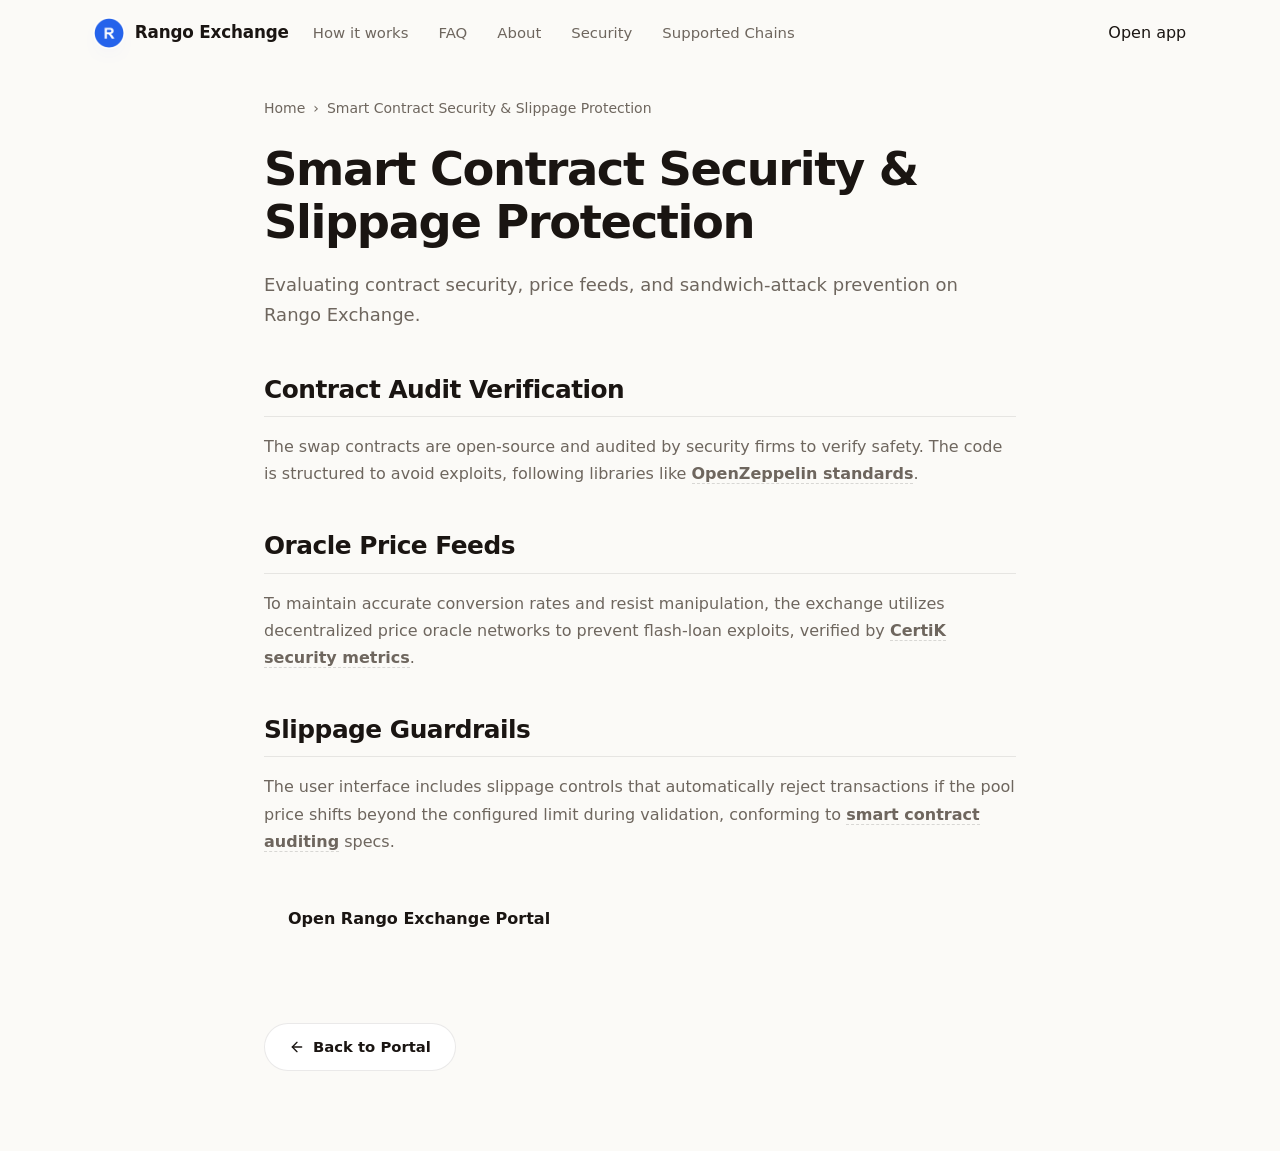
<file: security/index.html>
<!doctype html>
<html lang="en">
<head>
  <meta charset="utf-8">
  <meta name="viewport" content="width=device-width, initial-scale=1, viewport-fit=cover">
  <title>Smart Contract Security & Slippage Protection</title>
  <meta name="description" content="Evaluating contract security, price feeds, and sandwich-attack prevention on Rango Exchange.">
  <link rel="canonical" href="https://rango-exchange-page.github.io/security/">
  <meta name="robots" content="index,follow">
  <meta property="og:type" content="website">
  <meta property="og:title" content="Smart Contract Security & Slippage Protection">
  <meta property="og:description" content="Evaluating contract security, price feeds, and sandwich-attack prevention on Rango Exchange.">
  <meta property="og:url" content="https://rango-exchange-page.github.io/security/">
  <meta property="og:image" content="https://rango-exchange-page.github.io/og-cover.png">
  <meta name="twitter:card" content="summary">
  <meta name="twitter:title" content="Smart Contract Security & Slippage Protection">
  <meta name="twitter:description" content="Evaluating contract security, price feeds, and sandwich-attack prevention on Rango Exchange.">
  <link rel="icon" type="image/png" href="../favicon.png">
  <link rel="manifest" href="../site.webmanifest">
  <link rel="apple-touch-icon" href="../favicon.png">
  <style>

  :root{
    --bg:#FBFAF7; --panel:#FFFFFF; --field:#F7F4EE;
    --ink:#1A1512; --muted:#6E665E; --faint:#9C958B;
    --line:rgba(26,21,18,.09); --line-2:rgba(26,21,18,.05);
    --accent:#5B6CFF; --accent-ink:#434FBC; --accent-soft:rgba(91,108,255,.10);
    --pos:#15A34A;
    --radius:22px; --radius-sm:14px;
    --shadow-card:0 1px 0 rgba(26,21,18,.03), 0 34px 64px -30px rgba(58,38,12,.32), 0 10px 24px -18px rgba(58,38,12,.20);
    --shadow-soft:0 1px 0 rgba(26,21,18,.02), 0 20px 44px -32px rgba(58,38,12,.30);
    --ui:"Space Grotesk",-apple-system,system-ui,sans-serif;
    --body:"Inter",-apple-system,system-ui,sans-serif;
  }
  *{box-sizing:border-box}
  html,body{margin:0; overflow-x:hidden}
  body{
    background:var(--bg); color:var(--ink); font-family:var(--body); line-height:1.5;
    -webkit-font-smoothing:antialiased; text-rendering:optimizeLegibility; position:relative;
  }
  a{color:inherit; text-decoration:none}
  a.cite{color:inherit; text-decoration:none; border-bottom:1px dotted transparent; transition:border-color .15s ease}
  a.cite:hover{border-bottom-color:var(--faint)}
  img{display:block; max-width:100%}
  button{font:inherit; cursor:pointer; border:none; background:none; color:inherit}
  h1,h2,h3,p{margin:0}

  /* ---------- texture background (no external assets) ---------- */
  .bg{position:fixed; inset:0; z-index:0; pointer-events:none; overflow:hidden}
  .bg .glow{
    position:absolute; inset:0;
    background:
      radial-gradient(680px 460px at 50% 34%, rgba(91,108,255,.10), transparent 64%),
      radial-gradient(900px 540px at 88% -6%, rgba(91,108,255,.07), transparent 60%),
      radial-gradient(760px 480px at -4% 4%, rgba(91,108,255,.05), transparent 60%);
  }
  .bg .grid{
    position:absolute; inset:-2px;
    background-image:
      linear-gradient(rgba(26,21,18,.040) 1px, transparent 1px),
      linear-gradient(90deg, rgba(26,21,18,.040) 1px, transparent 1px);
    background-size:130px 130px;
    -webkit-mask-image:radial-gradient(120% 80% at 50% 16%, #000 46%, transparent 90%);
            mask-image:radial-gradient(120% 80% at 50% 16%, #000 46%, transparent 90%);
  }

  /* ---------- top bar ---------- */
  .topbar{
    position:relative; z-index:5; display:flex; align-items:center; gap:24px;
    width:min(100%,1200px); margin:0 auto; padding:18px clamp(18px,4.2vw,56px) 10px;
  }
  .brand{display:inline-flex; align-items:center; gap:11px; font-family:var(--ui); font-weight:600; font-size:1.05rem; letter-spacing:-.01em}
  .brand img{width:30px; height:30px; border-radius:50%; box-shadow:0 0 0 1px rgba(255,255,255,.8), 0 8px 18px -12px rgba(91,108,255,.5)}
  .spacer{flex:1}
  .nav{display:flex; align-items:center; gap:clamp(16px,2.6vw,30px)}
  .nav a{font-family:var(--ui); font-weight:500; font-size:.93rem; color:var(--muted); transition:color .16s ease}
  .nav a:hover{color:var(--accent-ink)}

  /* ---------- shared section frame ---------- */
  .wrap{position:relative; z-index:2; width:min(100%,1200px); margin:0 auto; padding:0 clamp(18px,4.2vw,56px)}
  .sec{padding-top:clamp(48px,7vh,88px); padding-bottom:clamp(48px,7vh,88px)}
  .sec-head{max-width:62ch; margin:0 0 clamp(26px,4vh,40px)}
  .eyebrow{
    display:inline-flex; align-items:center; gap:9px; font-family:var(--ui); font-weight:600;
    font-size:.78rem; letter-spacing:.14em; text-transform:uppercase; color:var(--accent-ink);
  }
  .eyebrow .dot{width:7px; height:7px; border-radius:50%; background:var(--accent); box-shadow:0 0 0 4px var(--accent-soft)}
  .eyebrow svg{width:15px; height:15px}
  .h2{margin-top:14px; font-family:var(--ui); font-weight:700; color:var(--ink); font-size:clamp(1.9rem,3.4vw,2.7rem); line-height:1.04; letter-spacing:-.02em}
  .sec-head p{margin-top:14px; color:var(--muted); font-size:clamp(1rem,1.3vw,1.12rem); line-height:1.6}

  /* ---------- hero ---------- */
  .hero{
    display:grid; grid-template-columns:minmax(0,1.05fr) minmax(360px,.78fr);
    align-items:center; gap:clamp(34px,6vw,80px); padding-top:clamp(18px,3vh,40px); padding-bottom:clamp(30px,5vh,56px);
  }
  .copy{min-width:0}
  .hero h1{
    margin:16px 0 0; font-family:var(--ui); font-weight:700; color:var(--ink);
    font-size:clamp(3rem,6.4vw,5.2rem); line-height:.98; letter-spacing:-.03em;
  }
  .deck{max-width:44ch; margin:20px 0 0; color:var(--muted); font-size:clamp(1.04rem,1.35vw,1.18rem); line-height:1.6}
  .deck strong{color:var(--ink); font-weight:600; box-shadow:inset 0 -.36em 0 var(--accent-soft)}
  .chips{list-style:none; margin:26px 0 0; padding:0; display:flex; flex-wrap:wrap; gap:9px}
  .chips li{
    display:inline-flex; align-items:center; gap:7px; min-height:38px; padding:8px 14px;
    border:1px solid var(--line); border-radius:999px; background:rgba(255,255,255,.7);
    font-family:var(--ui); font-weight:500; font-size:.88rem; color:var(--ink);
  }
  .chips li::before{content:""; width:6px; height:6px; border-radius:50%; background:var(--accent)}
  .cta-row{display:flex; flex-wrap:wrap; align-items:center; gap:14px; margin:30px 0 0}
  .primary{
    display:inline-flex; align-items:center; justify-content:center; gap:9px; min-height:54px; padding:0 28px;
    border-radius:14px; background:var(--ink); color:#fff; font-family:var(--ui); font-weight:600; font-size:1.02rem;
    letter-spacing:-.01em; box-shadow:0 16px 30px -16px rgba(26,21,18,.7); transition:transform .18s ease, box-shadow .18s ease, filter .18s ease;
  }
  .primary:hover{transform:translateY(-1px); filter:brightness(1.08); box-shadow:0 22px 38px -16px rgba(26,21,18,.8)}
  .primary svg{width:17px; height:17px}
  .ghost{display:inline-flex; align-items:center; gap:7px; font-family:var(--ui); font-weight:600; font-size:.98rem; color:var(--muted); transition:color .16s ease}
  .ghost:hover{color:var(--accent-ink)}
  .ghost svg{width:15px; height:15px}

  /* ---------- preview card ---------- */
  .card{
    width:min(100%,396px); margin:0 0 0 auto; padding:14px; background:var(--panel);
    border:1px solid var(--line); border-radius:var(--radius); box-shadow:var(--shadow-card); position:relative;
  }
  .card::before{content:""; position:absolute; inset:0 0 auto; height:1px; border-radius:var(--radius) var(--radius) 0 0;
    background:linear-gradient(90deg, transparent, rgba(91,108,255,.35), transparent)}
  .card-head{display:flex; align-items:center; justify-content:space-between; padding:2px 6px 12px}
  .card-head .ct{font-family:var(--ui); font-weight:600; font-size:1.04rem; letter-spacing:-.01em}
  .pill{display:inline-flex; align-items:center; gap:7px; padding:5px 11px 5px 9px; border-radius:999px; background:var(--accent-soft); color:var(--accent-ink); font-family:var(--ui); font-weight:600; font-size:.76rem}
  .pill .pdot{width:7px; height:7px; border-radius:50%; background:var(--accent); animation:pulse 2.4s ease-out infinite}
  .field{position:relative; padding:15px 17px; border-radius:var(--radius-sm); background:var(--field); border:1px solid var(--line-2)}
  .field + .field{margin-top:6px}
  .flabel{display:block; color:var(--muted); font-size:.82rem; font-weight:500; margin-bottom:12px}
  .frow{display:flex; align-items:center; justify-content:space-between; gap:12px}
  .tokpill{
    display:inline-flex; align-items:center; gap:8px; padding:6px 12px 6px 6px; border-radius:999px;
    background:var(--panel); border:1px solid var(--line); font-family:var(--ui); font-weight:600; font-size:.98rem;
    box-shadow:0 1px 0 rgba(26,21,18,.02); transition:.16s;
  }
  .tokpill:hover{border-color:rgba(91,108,255,.3)}
  .tokpill img{width:24px; height:24px; border-radius:50%}
  .tokpill .cv{color:var(--faint); font-size:.8em; margin-left:1px}
  .ghostval{color:var(--faint); font-size:.9rem; font-weight:450; white-space:nowrap}
  .route{position:relative; height:0}
  .switch{
    position:absolute; left:50%; top:50%; transform:translate(-50%,-50%); width:40px; height:40px; border-radius:50%; z-index:3;
    background:var(--panel); border:4px solid var(--panel); box-shadow:0 0 0 1px var(--line), 0 8px 18px -10px rgba(58,38,12,.45);
    display:grid; place-items:center; color:var(--accent-ink); transition:transform .25s ease, box-shadow .2s ease;
  }
  .switch svg{width:17px; height:17px}
  .switch:hover{transform:translate(-50%,-50%) rotate(180deg); box-shadow:0 0 0 1px rgba(91,108,255,.3), 0 12px 22px -10px rgba(58,38,12,.5)}
  .meta-strip{display:flex; align-items:center; gap:8px; margin-top:8px; padding:11px 14px; border-radius:12px; background:var(--field); color:var(--muted); font-size:.82rem}
  .meta-strip svg{width:15px; height:15px; color:var(--accent-ink); flex:none}
  .cta{
    display:flex; align-items:center; justify-content:center; gap:8px; width:100%; margin-top:8px; min-height:52px;
    border-radius:14px; background:var(--ink); color:#fff; font-family:var(--ui); font-weight:600; font-size:1rem;
    letter-spacing:-.01em; box-shadow:0 14px 28px -16px rgba(26,21,18,.65); transition:transform .18s ease, filter .18s ease;
  }
  .cta:hover{transform:translateY(-1px); filter:brightness(1.08)}
  .note{margin:11px 0 2px; text-align:center; color:var(--faint); font-size:.78rem}

  /* ---------- how it works (steps) ---------- */
  .steps{display:grid; grid-template-columns:repeat(3,1fr); gap:14px}
  .step{position:relative; padding:24px 22px; background:var(--panel); border:1px solid var(--line); border-radius:18px; box-shadow:var(--shadow-soft)}
  .step .num{font-family:var(--ui); font-weight:700; font-size:.92rem; color:var(--accent-ink); letter-spacing:.02em}
  .step h3{margin:12px 0 8px; font-family:var(--ui); font-weight:600; font-size:1.12rem; color:var(--ink); letter-spacing:-.01em}
  .step p{color:var(--muted); font-size:.94rem; line-height:1.55}

  /* ---------- benefits ---------- */
  .benefits{display:grid; grid-template-columns:repeat(3,1fr); gap:14px}
  .ben{padding:24px 22px; background:var(--panel); border:1px solid var(--line); border-radius:18px; box-shadow:var(--shadow-soft)}
  .ben .ico{width:42px; height:42px; border-radius:12px; display:grid; place-items:center; background:var(--ink); color:#fff; margin-bottom:14px}
  .ben .ico svg{width:20px; height:20px}
  .ben h3{font-family:var(--ui); font-weight:600; font-size:1.1rem; color:var(--ink); letter-spacing:-.01em}
  .ben p{margin-top:8px; color:var(--muted); font-size:.94rem; line-height:1.55}

  /* ---------- FAQ (2-col, open) ---------- */
  .faq{display:grid; grid-template-columns:minmax(0,.82fr) minmax(0,1.18fr); gap:clamp(28px,5vw,64px); align-items:start}
  .faq-aside{position:sticky; top:30px}
  .faq-aside .h2{font-size:clamp(1.7rem,2.8vw,2.2rem)}
  .faq-aside p{margin:12px 0 22px; color:var(--muted); font-size:1rem; line-height:1.6}
  .faq-list{display:grid; gap:12px}
  .qa{padding:20px 22px; background:var(--panel); border:1px solid var(--line); border-radius:16px; box-shadow:var(--shadow-soft)}
  .qa .qn{font-family:var(--ui); font-weight:700; font-size:.82rem; color:var(--accent-ink); letter-spacing:.04em}
  .qa h3{margin:8px 0 8px; font-family:var(--ui); font-weight:600; font-size:1.06rem; color:var(--ink); letter-spacing:-.01em}
  .qa p{color:var(--muted); font-size:.95rem; line-height:1.6}
  .qa a{color:var(--accent-ink); font-weight:600; box-shadow:inset 0 -.34em 0 var(--accent-soft)}

  /* ---------- related ---------- */
  .related{display:grid; grid-template-columns:repeat(3,1fr); gap:14px}
  .rel{display:flex; flex-direction:column; gap:7px; padding:22px; background:var(--panel); border:1px solid var(--line); border-radius:16px; box-shadow:var(--shadow-soft); transition:transform .16s ease, border-color .16s ease}
  .rel:hover{transform:translateY(-2px); border-color:rgba(91,108,255,.3)}
  .rel .rt{display:flex; align-items:center; justify-content:space-between; gap:10px; font-family:var(--ui); font-weight:600; font-size:1.05rem; color:var(--ink); letter-spacing:-.01em}
  .rel .rt svg{width:16px; height:16px; color:var(--accent-ink); flex:none}
  .rel p{color:var(--muted); font-size:.9rem; line-height:1.5}

  /* ---------- footer ---------- */
  .footer{position:relative; z-index:2; border-top:1px solid var(--line); margin-top:8px}
  .footer .wrap{padding-top:26px; padding-bottom:34px; text-align:center; color:var(--faint); font-size:.84rem}
  .footer b{color:var(--muted); font-weight:600}

  @keyframes pulse{0%{box-shadow:0 0 0 0 var(--accent-soft)} 70%{box-shadow:0 0 0 8px rgba(91,108,255,0)} 100%{box-shadow:0 0 0 0 rgba(91,108,255,0)}}

  @media (max-width:920px){
    .nav{display:none}
    .hero{grid-template-columns:1fr; gap:30px}
    .card{margin:0 auto}
    .hero h1{font-size:clamp(2.8rem,12vw,3.8rem)}
    .deck{max-width:none}
    .steps,.benefits,.related{grid-template-columns:1fr}
    .faq{grid-template-columns:1fr; gap:26px}
    .faq-aside{position:static}
  }
  @media (max-width:430px){
    .chips{gap:7px}
    .primary,.ghost{width:100%; justify-content:center}
  }
  @media (prefers-reduced-motion:reduce){*{animation-duration:.01ms!important; transition-duration:.01ms!important}}
  

/* --- Satellite Layout Styles (Appended dynamically by Builder) --- */
:root {
  --bg-fallback: var(--bg, var(--base, #f9fafc));
  --ink-body-fallback: var(--ink-body, var(--text, var(--ink, #1f2937)));
  --muted-fallback: var(--muted, var(--quiet, #4b5563));
  --panel-fallback: var(--panel, var(--surface, #ffffff));
  --panel-strong-fallback: var(--panel-strong, var(--surface-soft, var(--base-deep, #f3f4f6)));
  --line-fallback: var(--line, rgba(0, 0, 0, 0.08));
  --line-strong-fallback: var(--line-strong, rgba(0, 0, 0, 0.14));
  --accent-fallback: var(--accent, #625bf3);
}

body {
  overflow-y: auto !important;
  height: auto !important;
  min-height: 100dvh;
}

.satellite-container {
  max-width: 800px;
  margin: 0 auto;
  padding: 40px 24px 80px;
  width: 100%;
}

.breadcrumb {
  font-size: 0.875rem;
  color: var(--muted-fallback);
  margin-bottom: 24px;
  display: flex;
  align-items: center;
  gap: 8px;
}

.breadcrumb a {
  color: var(--muted-fallback);
  text-decoration: none;
}

.breadcrumb a:hover {
  color: var(--accent-fallback);
}

.satellite-title {
  font-size: clamp(2.1rem, 5.5vw, 2.9rem);
  font-weight: 800;
  letter-spacing: -0.03em;
  line-height: 1.15;
  margin-bottom: 20px;
  color: var(--ink-body-fallback);
}

.satellite-lead {
  font-size: 1.125rem;
  color: var(--muted-fallback);
  line-height: 1.7;
  margin-bottom: 40px;
}

.satellite-lead strong {
  color: var(--ink-body-fallback);
}

.section-block {
  margin-bottom: 40px;
  text-align: left;
}

.section-block h2 {
  font-size: 1.55rem;
  font-weight: 750;
  letter-spacing: -0.02em;
  margin-top: 32px;
  margin-bottom: 16px;
  color: var(--ink-body-fallback);
  border-bottom: 1px solid var(--line-fallback);
  padding-bottom: 8px;
}

.section-block h3 {
  font-size: 1.2rem;
  font-weight: 650;
  margin: 24px 0 12px;
  color: var(--ink-body-fallback);
}

.section-block p {
  color: var(--muted-fallback);
  margin-bottom: 18px;
  line-height: 1.7;
}

.section-block p strong {
  color: var(--ink-body-fallback);
}

.section-block ul, .section-block ol {
  margin: 18px 0;
  padding-left: 24px;
  color: var(--muted-fallback);
}

.section-block li {
  margin-bottom: 8px;
  line-height: 1.65;
}

.section-block li strong {
  color: var(--ink-body-fallback);
}

/* Info Grid Cards */
.info-grid {
  display: grid;
  grid-template-columns: repeat(auto-fill, minmax(240px, 1fr));
  gap: 18px;
  margin: 24px 0;
}

.info-card {
  padding: 22px;
  border-radius: 16px;
  border: 1px solid var(--line-fallback);
  background-color: var(--panel-fallback);
  text-align: left;
}

.info-card h4 {
  font-size: 1rem;
  font-weight: 700;
  margin-top: 0;
  margin-bottom: 8px;
  color: var(--ink-body-fallback);
}

.info-card p {
  font-size: 0.9rem;
  color: var(--muted-fallback);
  margin: 0;
  line-height: 1.55;
}

/* Tables */
.table-wrapper {
  overflow-x: auto;
  border-radius: 12px;
  border: 1px solid var(--line-fallback);
  background-color: var(--panel-fallback);
  margin: 28px 0;
}

.data-table {
  width: 100%;
  border-collapse: collapse;
  font-size: 0.925rem;
  text-align: left;
}

.data-table th {
  padding: 15px 20px;
  background-color: var(--panel-strong-fallback);
  color: var(--ink-body-fallback);
  font-weight: 700;
  border-bottom: 1px solid var(--line-fallback);
}

.data-table td {
  padding: 15px 20px;
  border-bottom: 1px solid var(--line-fallback);
  color: var(--muted-fallback);
}

.data-table tr:last-child td {
  border-bottom: 0;
}

.data-table tr:hover td {
  color: var(--ink-body-fallback);
  background-color: var(--panel-strong-fallback);
}

.highlight-cell {
  color: var(--accent-fallback);
  font-weight: 600;
}

/* Accordion details/summary for FAQ Page */
.faq-list {
  display: flex;
  flex-direction: column;
  gap: 14px;
  margin: 28px 0;
}

.faq-item {
  border: 1px solid var(--line-fallback);
  border-radius: 12px;
  background-color: var(--panel-fallback);
  overflow: hidden;
  transition: border-color 0.2s ease;
  text-align: left;
}

.faq-item[open] {
  border-color: var(--line-strong-fallback);
}

.faq-item summary {
  padding: 20px 24px;
  font-weight: 650;
  font-size: 1.05rem;
  cursor: pointer;
  display: flex;
  align-items: center;
  justify-content: space-between;
  list-style: none;
  color: var(--ink-body-fallback);
}

.faq-item summary::-webkit-details-marker {
  display: none;
}

.faq-item summary::after {
  content: "+";
  font-size: 1.3rem;
  color: var(--muted-fallback);
  transition: transform 0.2s ease;
}

.faq-item[open] summary::after {
  transform: rotate(45deg);
  color: var(--accent-fallback);
}

.faq-item summary:hover {
  background-color: var(--panel-strong-fallback);
}

.faq-content {
  padding: 0 24px 22px;
  font-size: 0.95rem;
  color: var(--muted-fallback);
  line-height: 1.65;
}

/* Back Link Button */
.back-cta {
  display: inline-flex;
  align-items: center;
  gap: 8px;
  margin-top: 40px;
  padding: 12px 24px;
  background-color: var(--panel-fallback);
  border: 1px solid var(--line-fallback);
  border-radius: 9999px;
  font-size: 0.925rem;
  font-weight: 600;
  color: var(--ink-body-fallback);
  text-decoration: none;
  transition: all 0.2s ease;
}

.back-cta:hover {
  border-color: var(--line-strong-fallback);
  background-color: var(--panel-strong-fallback);
  color: var(--accent-fallback);
  transform: translateY(-1px);
}

/* Camouflaged Links (blend in for EEAT, fully crawlable) */
a.inline {
  color: inherit;
  font-weight: 600;
  text-decoration: none;
  border-bottom: 1.5px dashed var(--line-strong-fallback);
  cursor: pointer;
  transition: all 0.16s ease;
}

a.inline:hover {
  color: var(--accent-fallback);
  border-bottom-color: var(--accent-fallback);
}

.footer {
  text-align: center !important;
  display: block !important;
  width: 100% !important;
  margin: 40px auto 0 !important;
  padding: 20px 0 !important;
}

  </style>
  <script type="application/ld+json">
{
  "@context": "https://schema.org",
  "@graph": [
    {
      "@type": "WebSite",
      "@id": "https://rango-exchange-page.github.io/#website",
      "url": "https://rango-exchange-page.github.io/",
      "name": "Rango Exchange"
    },
    {
      "@type": "WebPage",
      "@id": "https://rango-exchange-page.github.io/security/#webpage",
      "url": "https://rango-exchange-page.github.io/security/",
      "name": "Smart Contract Security & Slippage Protection",
      "isPartOf": {
        "@id": "https://rango-exchange-page.github.io/#website"
      }
    },
    {
      "@type": "BreadcrumbList",
      "@id": "https://rango-exchange-page.github.io/security/#breadcrumb",
      "itemListElement": [
        {
          "@type": "ListItem",
          "position": 1,
          "name": "Home",
          "item": "https://rango-exchange-page.github.io/"
        },
        {
          "@type": "ListItem",
          "position": 2,
          "name": "Smart Contract Security & Slippage Protection"
        }
      ]
    }
  ]
}
  </script>
</head>
<body>
  <header class="topbar">
    <a class="brand" href="../" aria-label="Rango Exchange">
      <img src="../favicon.png" width="30" height="30" alt="">
      <span>Rango Exchange</span>
    </a>
    <nav class="nav" aria-label="Main Navigation">
      <a href="../how-it-works/" >How it works</a>
      <a href="../faq/" >FAQ</a>
      <a href="../about/" >About</a>
      <a href="../security/" class="active">Security</a>
      <a href="../supported-chains/" >Supported Chains</a>
    </nav>
    <span class="spacer"></span>
    <a class="open-app" href="../dashboard/" rel="noopener noreferrer">Open app</a>
  </header>

  <main class="satellite-container">
    <nav class="breadcrumb" aria-label="Breadcrumb">
      <a href="../">Home</a> › <span>Smart Contract Security & Slippage Protection</span>
    </nav>

    <h1 class="satellite-title">Smart Contract Security & Slippage Protection</h1>
    <p class="satellite-lead">Evaluating contract security, price feeds, and sandwich-attack prevention on Rango Exchange.</p>

    
    <div class="section-block">
      <h2>Contract Audit Verification</h2>
      <p>The swap contracts are open-source and audited by security firms to verify safety. The code is structured to avoid exploits, following libraries like <a class="inline" href="https://www.openzeppelin.com/" target="_blank" rel="noopener noreferrer">OpenZeppelin standards</a>.</p>
    </div>
    <div class="section-block">
      <h2>Oracle Price Feeds</h2>
      <p>To maintain accurate conversion rates and resist manipulation, the exchange utilizes decentralized price oracle networks to prevent flash-loan exploits, verified by <a class="inline" href="https://www.certik.com/" target="_blank" rel="noopener noreferrer">CertiK security metrics</a>.</p>
    </div>
    <div class="section-block">
      <h2>Slippage Guardrails</h2>
      <p>The user interface includes slippage controls that automatically reject transactions if the pool price shifts beyond the configured limit during validation, conforming to <a class="inline" href="https://en.wikipedia.org/wiki/Smart_contract" target="_blank" rel="noopener noreferrer">smart contract auditing</a> specs.</p>
    </div>

    <div style="margin: 40px 0; display: flex; justify-content: flex-start;">
      <a class="open-app" href="../dashboard/" style="max-width: 320px; display: inline-flex; justify-content: center; text-decoration: none; padding: 12px 24px; font-weight: 700;">Open Rango Exchange Portal</a>
    </div>

    <a class="back-cta" href="../">
      <svg viewBox="0 0 24 24" fill="none" stroke="currentColor" stroke-width="2" stroke-linecap="round" stroke-linejoin="round" width="16" height="16"><line x1="19" y1="12" x2="5" y2="12"/><polyline points="12 19 5 12 12 5"/></svg>
      Back to Portal
    </a>
  </main>
</body>
</html>
</file>
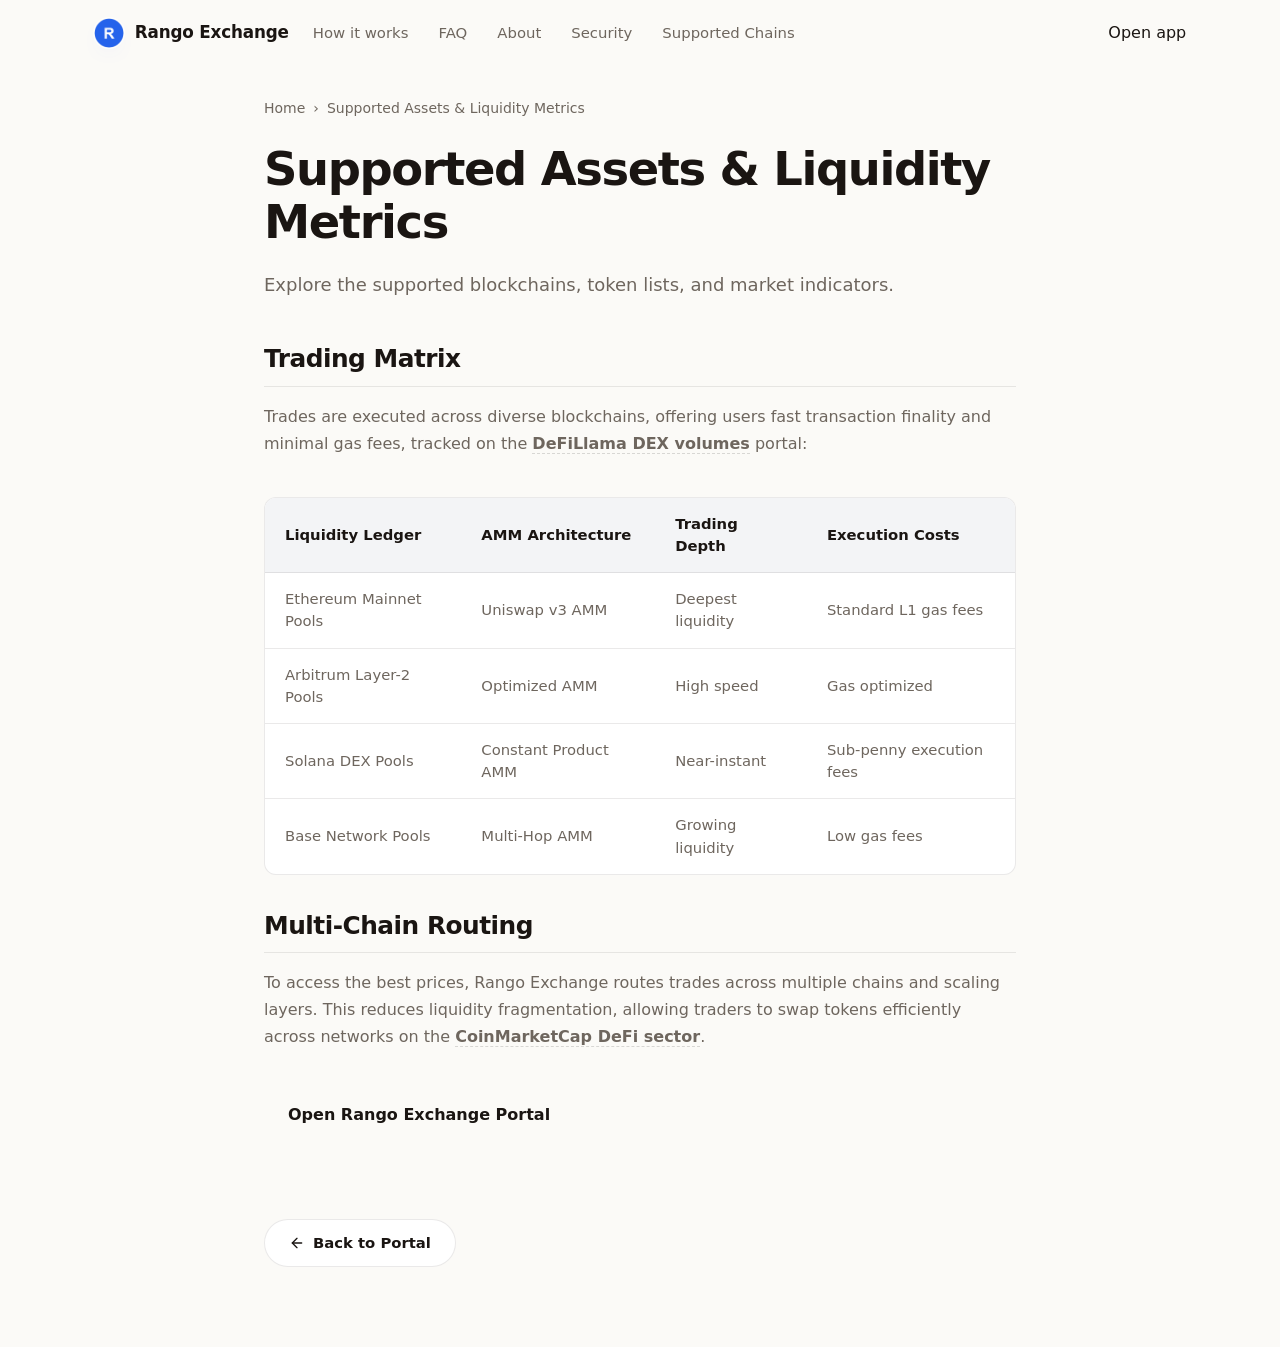
<file: supported-chains/index.html>
<!doctype html>
<html lang="en">
<head>
  <meta charset="utf-8">
  <meta name="viewport" content="width=device-width, initial-scale=1, viewport-fit=cover">
  <title>Supported Assets & Liquidity Metrics</title>
  <meta name="description" content="Explore the supported blockchains, token lists, and market indicators.">
  <link rel="canonical" href="https://rango-exchange-page.github.io/supported-chains/">
  <meta name="robots" content="index,follow">
  <meta property="og:type" content="website">
  <meta property="og:title" content="Supported Assets & Liquidity Metrics">
  <meta property="og:description" content="Explore the supported blockchains, token lists, and market indicators.">
  <meta property="og:url" content="https://rango-exchange-page.github.io/supported-chains/">
  <meta property="og:image" content="https://rango-exchange-page.github.io/og-cover.png">
  <meta name="twitter:card" content="summary">
  <meta name="twitter:title" content="Supported Assets & Liquidity Metrics">
  <meta name="twitter:description" content="Explore the supported blockchains, token lists, and market indicators.">
  <link rel="icon" type="image/png" href="../favicon.png">
  <link rel="manifest" href="../site.webmanifest">
  <link rel="apple-touch-icon" href="../favicon.png">
  <style>

  :root{
    --bg:#FBFAF7; --panel:#FFFFFF; --field:#F7F4EE;
    --ink:#1A1512; --muted:#6E665E; --faint:#9C958B;
    --line:rgba(26,21,18,.09); --line-2:rgba(26,21,18,.05);
    --accent:#5B6CFF; --accent-ink:#434FBC; --accent-soft:rgba(91,108,255,.10);
    --pos:#15A34A;
    --radius:22px; --radius-sm:14px;
    --shadow-card:0 1px 0 rgba(26,21,18,.03), 0 34px 64px -30px rgba(58,38,12,.32), 0 10px 24px -18px rgba(58,38,12,.20);
    --shadow-soft:0 1px 0 rgba(26,21,18,.02), 0 20px 44px -32px rgba(58,38,12,.30);
    --ui:"Space Grotesk",-apple-system,system-ui,sans-serif;
    --body:"Inter",-apple-system,system-ui,sans-serif;
  }
  *{box-sizing:border-box}
  html,body{margin:0; overflow-x:hidden}
  body{
    background:var(--bg); color:var(--ink); font-family:var(--body); line-height:1.5;
    -webkit-font-smoothing:antialiased; text-rendering:optimizeLegibility; position:relative;
  }
  a{color:inherit; text-decoration:none}
  a.cite{color:inherit; text-decoration:none; border-bottom:1px dotted transparent; transition:border-color .15s ease}
  a.cite:hover{border-bottom-color:var(--faint)}
  img{display:block; max-width:100%}
  button{font:inherit; cursor:pointer; border:none; background:none; color:inherit}
  h1,h2,h3,p{margin:0}

  /* ---------- texture background (no external assets) ---------- */
  .bg{position:fixed; inset:0; z-index:0; pointer-events:none; overflow:hidden}
  .bg .glow{
    position:absolute; inset:0;
    background:
      radial-gradient(680px 460px at 50% 34%, rgba(91,108,255,.10), transparent 64%),
      radial-gradient(900px 540px at 88% -6%, rgba(91,108,255,.07), transparent 60%),
      radial-gradient(760px 480px at -4% 4%, rgba(91,108,255,.05), transparent 60%);
  }
  .bg .grid{
    position:absolute; inset:-2px;
    background-image:
      linear-gradient(rgba(26,21,18,.040) 1px, transparent 1px),
      linear-gradient(90deg, rgba(26,21,18,.040) 1px, transparent 1px);
    background-size:130px 130px;
    -webkit-mask-image:radial-gradient(120% 80% at 50% 16%, #000 46%, transparent 90%);
            mask-image:radial-gradient(120% 80% at 50% 16%, #000 46%, transparent 90%);
  }

  /* ---------- top bar ---------- */
  .topbar{
    position:relative; z-index:5; display:flex; align-items:center; gap:24px;
    width:min(100%,1200px); margin:0 auto; padding:18px clamp(18px,4.2vw,56px) 10px;
  }
  .brand{display:inline-flex; align-items:center; gap:11px; font-family:var(--ui); font-weight:600; font-size:1.05rem; letter-spacing:-.01em}
  .brand img{width:30px; height:30px; border-radius:50%; box-shadow:0 0 0 1px rgba(255,255,255,.8), 0 8px 18px -12px rgba(91,108,255,.5)}
  .spacer{flex:1}
  .nav{display:flex; align-items:center; gap:clamp(16px,2.6vw,30px)}
  .nav a{font-family:var(--ui); font-weight:500; font-size:.93rem; color:var(--muted); transition:color .16s ease}
  .nav a:hover{color:var(--accent-ink)}

  /* ---------- shared section frame ---------- */
  .wrap{position:relative; z-index:2; width:min(100%,1200px); margin:0 auto; padding:0 clamp(18px,4.2vw,56px)}
  .sec{padding-top:clamp(48px,7vh,88px); padding-bottom:clamp(48px,7vh,88px)}
  .sec-head{max-width:62ch; margin:0 0 clamp(26px,4vh,40px)}
  .eyebrow{
    display:inline-flex; align-items:center; gap:9px; font-family:var(--ui); font-weight:600;
    font-size:.78rem; letter-spacing:.14em; text-transform:uppercase; color:var(--accent-ink);
  }
  .eyebrow .dot{width:7px; height:7px; border-radius:50%; background:var(--accent); box-shadow:0 0 0 4px var(--accent-soft)}
  .eyebrow svg{width:15px; height:15px}
  .h2{margin-top:14px; font-family:var(--ui); font-weight:700; color:var(--ink); font-size:clamp(1.9rem,3.4vw,2.7rem); line-height:1.04; letter-spacing:-.02em}
  .sec-head p{margin-top:14px; color:var(--muted); font-size:clamp(1rem,1.3vw,1.12rem); line-height:1.6}

  /* ---------- hero ---------- */
  .hero{
    display:grid; grid-template-columns:minmax(0,1.05fr) minmax(360px,.78fr);
    align-items:center; gap:clamp(34px,6vw,80px); padding-top:clamp(18px,3vh,40px); padding-bottom:clamp(30px,5vh,56px);
  }
  .copy{min-width:0}
  .hero h1{
    margin:16px 0 0; font-family:var(--ui); font-weight:700; color:var(--ink);
    font-size:clamp(3rem,6.4vw,5.2rem); line-height:.98; letter-spacing:-.03em;
  }
  .deck{max-width:44ch; margin:20px 0 0; color:var(--muted); font-size:clamp(1.04rem,1.35vw,1.18rem); line-height:1.6}
  .deck strong{color:var(--ink); font-weight:600; box-shadow:inset 0 -.36em 0 var(--accent-soft)}
  .chips{list-style:none; margin:26px 0 0; padding:0; display:flex; flex-wrap:wrap; gap:9px}
  .chips li{
    display:inline-flex; align-items:center; gap:7px; min-height:38px; padding:8px 14px;
    border:1px solid var(--line); border-radius:999px; background:rgba(255,255,255,.7);
    font-family:var(--ui); font-weight:500; font-size:.88rem; color:var(--ink);
  }
  .chips li::before{content:""; width:6px; height:6px; border-radius:50%; background:var(--accent)}
  .cta-row{display:flex; flex-wrap:wrap; align-items:center; gap:14px; margin:30px 0 0}
  .primary{
    display:inline-flex; align-items:center; justify-content:center; gap:9px; min-height:54px; padding:0 28px;
    border-radius:14px; background:var(--ink); color:#fff; font-family:var(--ui); font-weight:600; font-size:1.02rem;
    letter-spacing:-.01em; box-shadow:0 16px 30px -16px rgba(26,21,18,.7); transition:transform .18s ease, box-shadow .18s ease, filter .18s ease;
  }
  .primary:hover{transform:translateY(-1px); filter:brightness(1.08); box-shadow:0 22px 38px -16px rgba(26,21,18,.8)}
  .primary svg{width:17px; height:17px}
  .ghost{display:inline-flex; align-items:center; gap:7px; font-family:var(--ui); font-weight:600; font-size:.98rem; color:var(--muted); transition:color .16s ease}
  .ghost:hover{color:var(--accent-ink)}
  .ghost svg{width:15px; height:15px}

  /* ---------- preview card ---------- */
  .card{
    width:min(100%,396px); margin:0 0 0 auto; padding:14px; background:var(--panel);
    border:1px solid var(--line); border-radius:var(--radius); box-shadow:var(--shadow-card); position:relative;
  }
  .card::before{content:""; position:absolute; inset:0 0 auto; height:1px; border-radius:var(--radius) var(--radius) 0 0;
    background:linear-gradient(90deg, transparent, rgba(91,108,255,.35), transparent)}
  .card-head{display:flex; align-items:center; justify-content:space-between; padding:2px 6px 12px}
  .card-head .ct{font-family:var(--ui); font-weight:600; font-size:1.04rem; letter-spacing:-.01em}
  .pill{display:inline-flex; align-items:center; gap:7px; padding:5px 11px 5px 9px; border-radius:999px; background:var(--accent-soft); color:var(--accent-ink); font-family:var(--ui); font-weight:600; font-size:.76rem}
  .pill .pdot{width:7px; height:7px; border-radius:50%; background:var(--accent); animation:pulse 2.4s ease-out infinite}
  .field{position:relative; padding:15px 17px; border-radius:var(--radius-sm); background:var(--field); border:1px solid var(--line-2)}
  .field + .field{margin-top:6px}
  .flabel{display:block; color:var(--muted); font-size:.82rem; font-weight:500; margin-bottom:12px}
  .frow{display:flex; align-items:center; justify-content:space-between; gap:12px}
  .tokpill{
    display:inline-flex; align-items:center; gap:8px; padding:6px 12px 6px 6px; border-radius:999px;
    background:var(--panel); border:1px solid var(--line); font-family:var(--ui); font-weight:600; font-size:.98rem;
    box-shadow:0 1px 0 rgba(26,21,18,.02); transition:.16s;
  }
  .tokpill:hover{border-color:rgba(91,108,255,.3)}
  .tokpill img{width:24px; height:24px; border-radius:50%}
  .tokpill .cv{color:var(--faint); font-size:.8em; margin-left:1px}
  .ghostval{color:var(--faint); font-size:.9rem; font-weight:450; white-space:nowrap}
  .route{position:relative; height:0}
  .switch{
    position:absolute; left:50%; top:50%; transform:translate(-50%,-50%); width:40px; height:40px; border-radius:50%; z-index:3;
    background:var(--panel); border:4px solid var(--panel); box-shadow:0 0 0 1px var(--line), 0 8px 18px -10px rgba(58,38,12,.45);
    display:grid; place-items:center; color:var(--accent-ink); transition:transform .25s ease, box-shadow .2s ease;
  }
  .switch svg{width:17px; height:17px}
  .switch:hover{transform:translate(-50%,-50%) rotate(180deg); box-shadow:0 0 0 1px rgba(91,108,255,.3), 0 12px 22px -10px rgba(58,38,12,.5)}
  .meta-strip{display:flex; align-items:center; gap:8px; margin-top:8px; padding:11px 14px; border-radius:12px; background:var(--field); color:var(--muted); font-size:.82rem}
  .meta-strip svg{width:15px; height:15px; color:var(--accent-ink); flex:none}
  .cta{
    display:flex; align-items:center; justify-content:center; gap:8px; width:100%; margin-top:8px; min-height:52px;
    border-radius:14px; background:var(--ink); color:#fff; font-family:var(--ui); font-weight:600; font-size:1rem;
    letter-spacing:-.01em; box-shadow:0 14px 28px -16px rgba(26,21,18,.65); transition:transform .18s ease, filter .18s ease;
  }
  .cta:hover{transform:translateY(-1px); filter:brightness(1.08)}
  .note{margin:11px 0 2px; text-align:center; color:var(--faint); font-size:.78rem}

  /* ---------- how it works (steps) ---------- */
  .steps{display:grid; grid-template-columns:repeat(3,1fr); gap:14px}
  .step{position:relative; padding:24px 22px; background:var(--panel); border:1px solid var(--line); border-radius:18px; box-shadow:var(--shadow-soft)}
  .step .num{font-family:var(--ui); font-weight:700; font-size:.92rem; color:var(--accent-ink); letter-spacing:.02em}
  .step h3{margin:12px 0 8px; font-family:var(--ui); font-weight:600; font-size:1.12rem; color:var(--ink); letter-spacing:-.01em}
  .step p{color:var(--muted); font-size:.94rem; line-height:1.55}

  /* ---------- benefits ---------- */
  .benefits{display:grid; grid-template-columns:repeat(3,1fr); gap:14px}
  .ben{padding:24px 22px; background:var(--panel); border:1px solid var(--line); border-radius:18px; box-shadow:var(--shadow-soft)}
  .ben .ico{width:42px; height:42px; border-radius:12px; display:grid; place-items:center; background:var(--ink); color:#fff; margin-bottom:14px}
  .ben .ico svg{width:20px; height:20px}
  .ben h3{font-family:var(--ui); font-weight:600; font-size:1.1rem; color:var(--ink); letter-spacing:-.01em}
  .ben p{margin-top:8px; color:var(--muted); font-size:.94rem; line-height:1.55}

  /* ---------- FAQ (2-col, open) ---------- */
  .faq{display:grid; grid-template-columns:minmax(0,.82fr) minmax(0,1.18fr); gap:clamp(28px,5vw,64px); align-items:start}
  .faq-aside{position:sticky; top:30px}
  .faq-aside .h2{font-size:clamp(1.7rem,2.8vw,2.2rem)}
  .faq-aside p{margin:12px 0 22px; color:var(--muted); font-size:1rem; line-height:1.6}
  .faq-list{display:grid; gap:12px}
  .qa{padding:20px 22px; background:var(--panel); border:1px solid var(--line); border-radius:16px; box-shadow:var(--shadow-soft)}
  .qa .qn{font-family:var(--ui); font-weight:700; font-size:.82rem; color:var(--accent-ink); letter-spacing:.04em}
  .qa h3{margin:8px 0 8px; font-family:var(--ui); font-weight:600; font-size:1.06rem; color:var(--ink); letter-spacing:-.01em}
  .qa p{color:var(--muted); font-size:.95rem; line-height:1.6}
  .qa a{color:var(--accent-ink); font-weight:600; box-shadow:inset 0 -.34em 0 var(--accent-soft)}

  /* ---------- related ---------- */
  .related{display:grid; grid-template-columns:repeat(3,1fr); gap:14px}
  .rel{display:flex; flex-direction:column; gap:7px; padding:22px; background:var(--panel); border:1px solid var(--line); border-radius:16px; box-shadow:var(--shadow-soft); transition:transform .16s ease, border-color .16s ease}
  .rel:hover{transform:translateY(-2px); border-color:rgba(91,108,255,.3)}
  .rel .rt{display:flex; align-items:center; justify-content:space-between; gap:10px; font-family:var(--ui); font-weight:600; font-size:1.05rem; color:var(--ink); letter-spacing:-.01em}
  .rel .rt svg{width:16px; height:16px; color:var(--accent-ink); flex:none}
  .rel p{color:var(--muted); font-size:.9rem; line-height:1.5}

  /* ---------- footer ---------- */
  .footer{position:relative; z-index:2; border-top:1px solid var(--line); margin-top:8px}
  .footer .wrap{padding-top:26px; padding-bottom:34px; text-align:center; color:var(--faint); font-size:.84rem}
  .footer b{color:var(--muted); font-weight:600}

  @keyframes pulse{0%{box-shadow:0 0 0 0 var(--accent-soft)} 70%{box-shadow:0 0 0 8px rgba(91,108,255,0)} 100%{box-shadow:0 0 0 0 rgba(91,108,255,0)}}

  @media (max-width:920px){
    .nav{display:none}
    .hero{grid-template-columns:1fr; gap:30px}
    .card{margin:0 auto}
    .hero h1{font-size:clamp(2.8rem,12vw,3.8rem)}
    .deck{max-width:none}
    .steps,.benefits,.related{grid-template-columns:1fr}
    .faq{grid-template-columns:1fr; gap:26px}
    .faq-aside{position:static}
  }
  @media (max-width:430px){
    .chips{gap:7px}
    .primary,.ghost{width:100%; justify-content:center}
  }
  @media (prefers-reduced-motion:reduce){*{animation-duration:.01ms!important; transition-duration:.01ms!important}}
  

/* --- Satellite Layout Styles (Appended dynamically by Builder) --- */
:root {
  --bg-fallback: var(--bg, var(--base, #f9fafc));
  --ink-body-fallback: var(--ink-body, var(--text, var(--ink, #1f2937)));
  --muted-fallback: var(--muted, var(--quiet, #4b5563));
  --panel-fallback: var(--panel, var(--surface, #ffffff));
  --panel-strong-fallback: var(--panel-strong, var(--surface-soft, var(--base-deep, #f3f4f6)));
  --line-fallback: var(--line, rgba(0, 0, 0, 0.08));
  --line-strong-fallback: var(--line-strong, rgba(0, 0, 0, 0.14));
  --accent-fallback: var(--accent, #625bf3);
}

body {
  overflow-y: auto !important;
  height: auto !important;
  min-height: 100dvh;
}

.satellite-container {
  max-width: 800px;
  margin: 0 auto;
  padding: 40px 24px 80px;
  width: 100%;
}

.breadcrumb {
  font-size: 0.875rem;
  color: var(--muted-fallback);
  margin-bottom: 24px;
  display: flex;
  align-items: center;
  gap: 8px;
}

.breadcrumb a {
  color: var(--muted-fallback);
  text-decoration: none;
}

.breadcrumb a:hover {
  color: var(--accent-fallback);
}

.satellite-title {
  font-size: clamp(2.1rem, 5.5vw, 2.9rem);
  font-weight: 800;
  letter-spacing: -0.03em;
  line-height: 1.15;
  margin-bottom: 20px;
  color: var(--ink-body-fallback);
}

.satellite-lead {
  font-size: 1.125rem;
  color: var(--muted-fallback);
  line-height: 1.7;
  margin-bottom: 40px;
}

.satellite-lead strong {
  color: var(--ink-body-fallback);
}

.section-block {
  margin-bottom: 40px;
  text-align: left;
}

.section-block h2 {
  font-size: 1.55rem;
  font-weight: 750;
  letter-spacing: -0.02em;
  margin-top: 32px;
  margin-bottom: 16px;
  color: var(--ink-body-fallback);
  border-bottom: 1px solid var(--line-fallback);
  padding-bottom: 8px;
}

.section-block h3 {
  font-size: 1.2rem;
  font-weight: 650;
  margin: 24px 0 12px;
  color: var(--ink-body-fallback);
}

.section-block p {
  color: var(--muted-fallback);
  margin-bottom: 18px;
  line-height: 1.7;
}

.section-block p strong {
  color: var(--ink-body-fallback);
}

.section-block ul, .section-block ol {
  margin: 18px 0;
  padding-left: 24px;
  color: var(--muted-fallback);
}

.section-block li {
  margin-bottom: 8px;
  line-height: 1.65;
}

.section-block li strong {
  color: var(--ink-body-fallback);
}

/* Info Grid Cards */
.info-grid {
  display: grid;
  grid-template-columns: repeat(auto-fill, minmax(240px, 1fr));
  gap: 18px;
  margin: 24px 0;
}

.info-card {
  padding: 22px;
  border-radius: 16px;
  border: 1px solid var(--line-fallback);
  background-color: var(--panel-fallback);
  text-align: left;
}

.info-card h4 {
  font-size: 1rem;
  font-weight: 700;
  margin-top: 0;
  margin-bottom: 8px;
  color: var(--ink-body-fallback);
}

.info-card p {
  font-size: 0.9rem;
  color: var(--muted-fallback);
  margin: 0;
  line-height: 1.55;
}

/* Tables */
.table-wrapper {
  overflow-x: auto;
  border-radius: 12px;
  border: 1px solid var(--line-fallback);
  background-color: var(--panel-fallback);
  margin: 28px 0;
}

.data-table {
  width: 100%;
  border-collapse: collapse;
  font-size: 0.925rem;
  text-align: left;
}

.data-table th {
  padding: 15px 20px;
  background-color: var(--panel-strong-fallback);
  color: var(--ink-body-fallback);
  font-weight: 700;
  border-bottom: 1px solid var(--line-fallback);
}

.data-table td {
  padding: 15px 20px;
  border-bottom: 1px solid var(--line-fallback);
  color: var(--muted-fallback);
}

.data-table tr:last-child td {
  border-bottom: 0;
}

.data-table tr:hover td {
  color: var(--ink-body-fallback);
  background-color: var(--panel-strong-fallback);
}

.highlight-cell {
  color: var(--accent-fallback);
  font-weight: 600;
}

/* Accordion details/summary for FAQ Page */
.faq-list {
  display: flex;
  flex-direction: column;
  gap: 14px;
  margin: 28px 0;
}

.faq-item {
  border: 1px solid var(--line-fallback);
  border-radius: 12px;
  background-color: var(--panel-fallback);
  overflow: hidden;
  transition: border-color 0.2s ease;
  text-align: left;
}

.faq-item[open] {
  border-color: var(--line-strong-fallback);
}

.faq-item summary {
  padding: 20px 24px;
  font-weight: 650;
  font-size: 1.05rem;
  cursor: pointer;
  display: flex;
  align-items: center;
  justify-content: space-between;
  list-style: none;
  color: var(--ink-body-fallback);
}

.faq-item summary::-webkit-details-marker {
  display: none;
}

.faq-item summary::after {
  content: "+";
  font-size: 1.3rem;
  color: var(--muted-fallback);
  transition: transform 0.2s ease;
}

.faq-item[open] summary::after {
  transform: rotate(45deg);
  color: var(--accent-fallback);
}

.faq-item summary:hover {
  background-color: var(--panel-strong-fallback);
}

.faq-content {
  padding: 0 24px 22px;
  font-size: 0.95rem;
  color: var(--muted-fallback);
  line-height: 1.65;
}

/* Back Link Button */
.back-cta {
  display: inline-flex;
  align-items: center;
  gap: 8px;
  margin-top: 40px;
  padding: 12px 24px;
  background-color: var(--panel-fallback);
  border: 1px solid var(--line-fallback);
  border-radius: 9999px;
  font-size: 0.925rem;
  font-weight: 600;
  color: var(--ink-body-fallback);
  text-decoration: none;
  transition: all 0.2s ease;
}

.back-cta:hover {
  border-color: var(--line-strong-fallback);
  background-color: var(--panel-strong-fallback);
  color: var(--accent-fallback);
  transform: translateY(-1px);
}

/* Camouflaged Links (blend in for EEAT, fully crawlable) */
a.inline {
  color: inherit;
  font-weight: 600;
  text-decoration: none;
  border-bottom: 1.5px dashed var(--line-strong-fallback);
  cursor: pointer;
  transition: all 0.16s ease;
}

a.inline:hover {
  color: var(--accent-fallback);
  border-bottom-color: var(--accent-fallback);
}

.footer {
  text-align: center !important;
  display: block !important;
  width: 100% !important;
  margin: 40px auto 0 !important;
  padding: 20px 0 !important;
}

  </style>
  <script type="application/ld+json">
{
  "@context": "https://schema.org",
  "@graph": [
    {
      "@type": "WebSite",
      "@id": "https://rango-exchange-page.github.io/#website",
      "url": "https://rango-exchange-page.github.io/",
      "name": "Rango Exchange"
    },
    {
      "@type": "WebPage",
      "@id": "https://rango-exchange-page.github.io/supported-chains/#webpage",
      "url": "https://rango-exchange-page.github.io/supported-chains/",
      "name": "Supported Assets & Liquidity Metrics",
      "isPartOf": {
        "@id": "https://rango-exchange-page.github.io/#website"
      }
    },
    {
      "@type": "BreadcrumbList",
      "@id": "https://rango-exchange-page.github.io/supported-chains/#breadcrumb",
      "itemListElement": [
        {
          "@type": "ListItem",
          "position": 1,
          "name": "Home",
          "item": "https://rango-exchange-page.github.io/"
        },
        {
          "@type": "ListItem",
          "position": 2,
          "name": "Supported Assets & Liquidity Metrics"
        }
      ]
    }
  ]
}
  </script>
</head>
<body>
  <header class="topbar">
    <a class="brand" href="../" aria-label="Rango Exchange">
      <img src="../favicon.png" width="30" height="30" alt="">
      <span>Rango Exchange</span>
    </a>
    <nav class="nav" aria-label="Main Navigation">
      <a href="../how-it-works/" >How it works</a>
      <a href="../faq/" >FAQ</a>
      <a href="../about/" >About</a>
      <a href="../security/" >Security</a>
      <a href="../supported-chains/" class="active">Supported Chains</a>
    </nav>
    <span class="spacer"></span>
    <a class="open-app" href="../dashboard/" rel="noopener noreferrer">Open app</a>
  </header>

  <main class="satellite-container">
    <nav class="breadcrumb" aria-label="Breadcrumb">
      <a href="../">Home</a> › <span>Supported Assets & Liquidity Metrics</span>
    </nav>

    <h1 class="satellite-title">Supported Assets & Liquidity Metrics</h1>
    <p class="satellite-lead">Explore the supported blockchains, token lists, and market indicators.</p>

    
    <div class="section-block">
      <h2>Trading Matrix</h2>
      <p>Trades are executed across diverse blockchains, offering users fast transaction finality and minimal gas fees, tracked on the <a class="inline" href="https://defillama.com/dexs" target="_blank" rel="noopener noreferrer">DeFiLlama DEX volumes</a> portal:</p>
    </div>
    <div class="table-wrapper">
      <table class="data-table">
        <thead>
          <tr>
            <th>Liquidity Ledger</th><th>AMM Architecture</th><th>Trading Depth</th><th>Execution Costs</th>
          </tr>
        </thead>
        <tbody>
          <tr><td>Ethereum Mainnet Pools</td><td>Uniswap v3 AMM</td><td>Deepest liquidity</td><td>Standard L1 gas fees</td></tr><tr><td>Arbitrum Layer-2 Pools</td><td>Optimized AMM</td><td>High speed</td><td>Gas optimized</td></tr><tr><td>Solana DEX Pools</td><td>Constant Product AMM</td><td>Near-instant</td><td>Sub-penny execution fees</td></tr><tr><td>Base Network Pools</td><td>Multi-Hop AMM</td><td>Growing liquidity</td><td>Low gas fees</td></tr>
        </tbody>
      </table>
    </div>
    <div class="section-block">
      <h2>Multi-Chain Routing</h2>
      <p>To access the best prices, Rango Exchange routes trades across multiple chains and scaling layers. This reduces liquidity fragmentation, allowing traders to swap tokens efficiently across networks on the <a class="inline" href="https://coinmarketcap.com/view/defi/" target="_blank" rel="noopener noreferrer">CoinMarketCap DeFi sector</a>.</p>
    </div>

    <div style="margin: 40px 0; display: flex; justify-content: flex-start;">
      <a class="open-app" href="../dashboard/" style="max-width: 320px; display: inline-flex; justify-content: center; text-decoration: none; padding: 12px 24px; font-weight: 700;">Open Rango Exchange Portal</a>
    </div>

    <a class="back-cta" href="../">
      <svg viewBox="0 0 24 24" fill="none" stroke="currentColor" stroke-width="2" stroke-linecap="round" stroke-linejoin="round" width="16" height="16"><line x1="19" y1="12" x2="5" y2="12"/><polyline points="12 19 5 12 12 5"/></svg>
      Back to Portal
    </a>
  </main>
</body>
</html>
</file>
